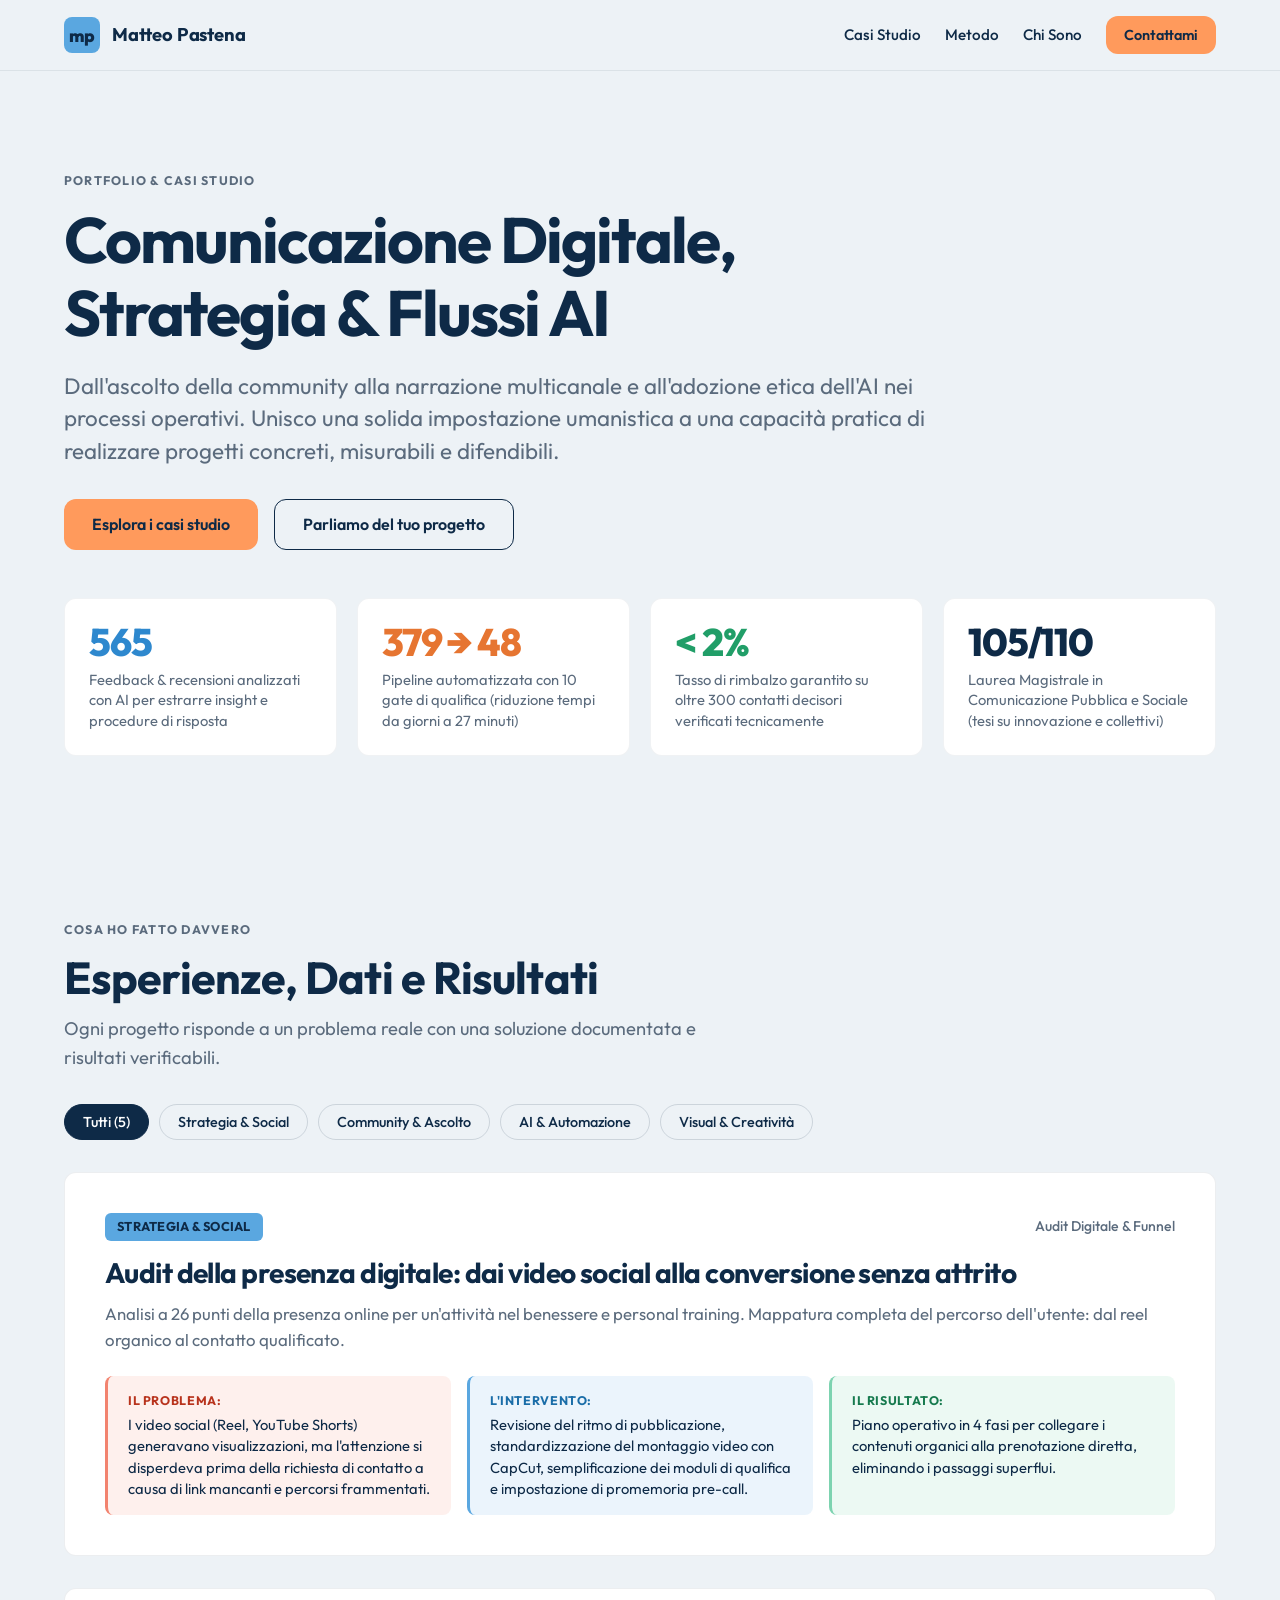
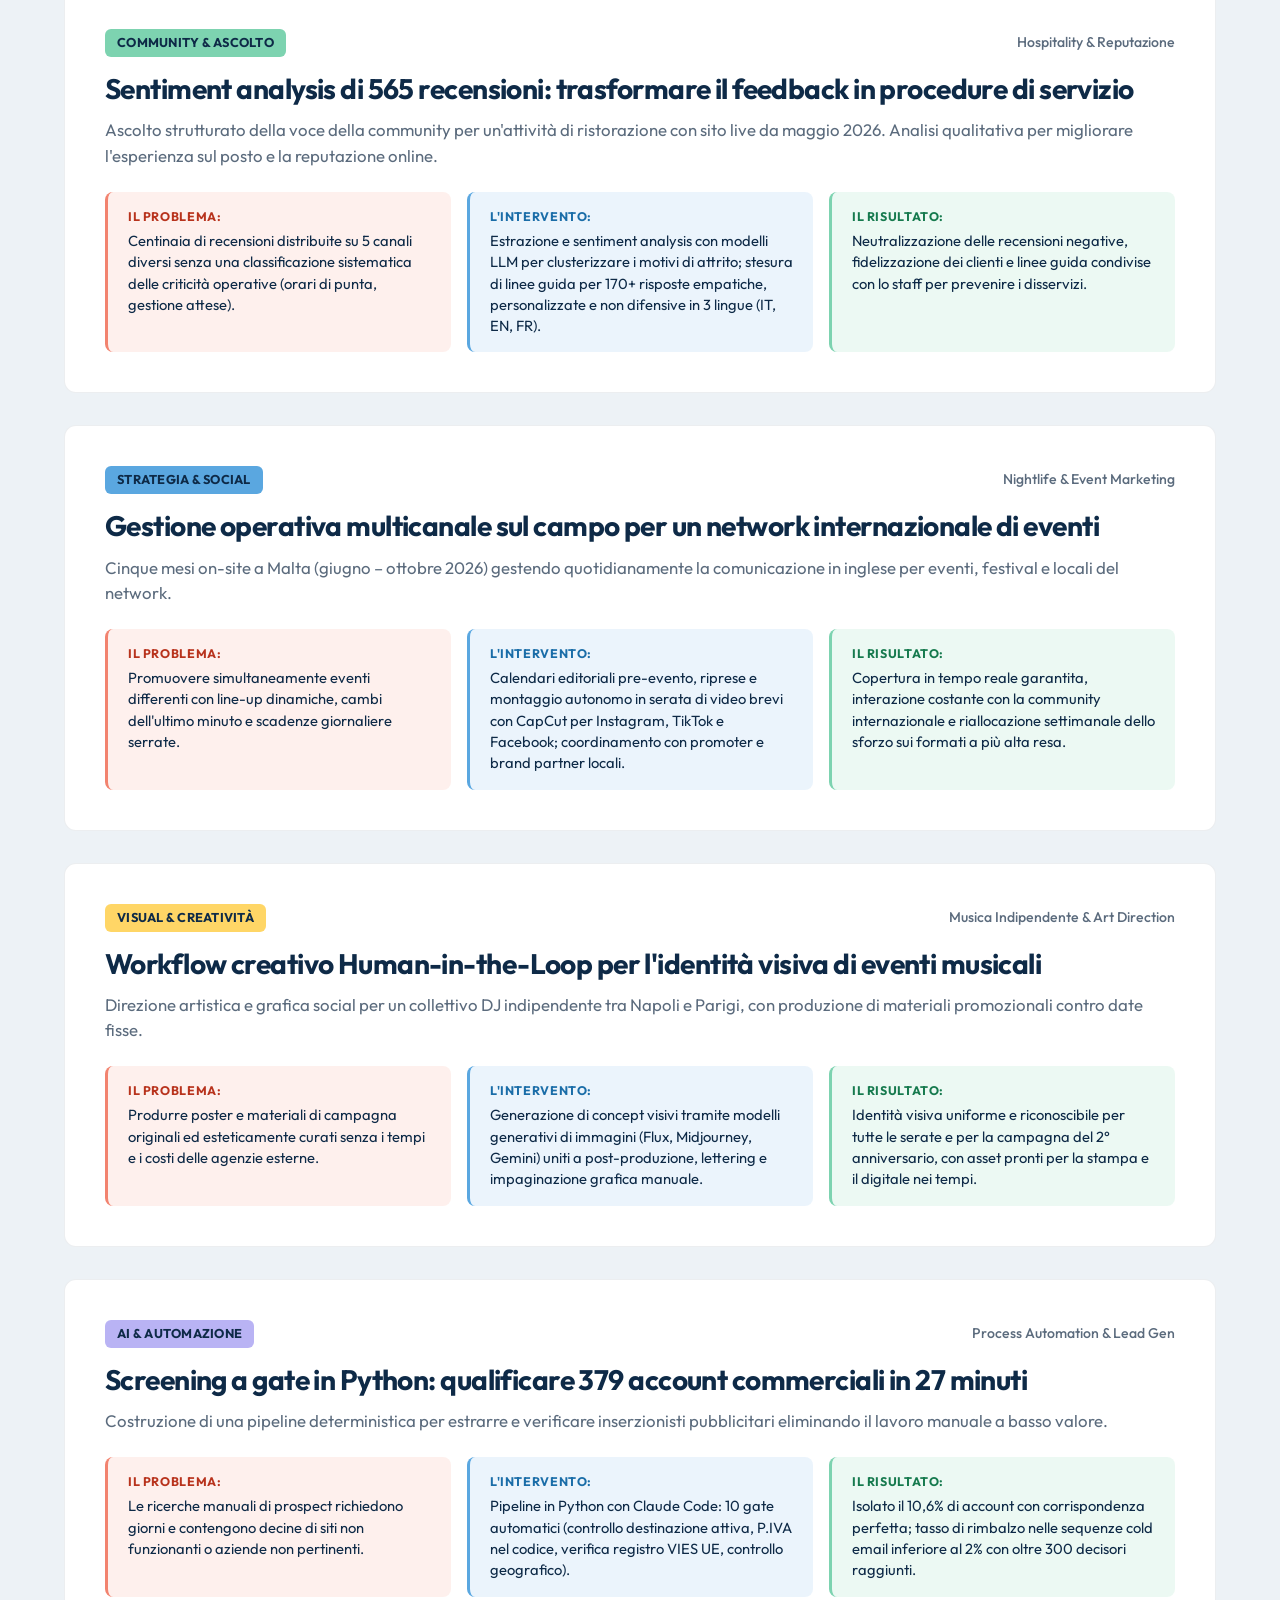
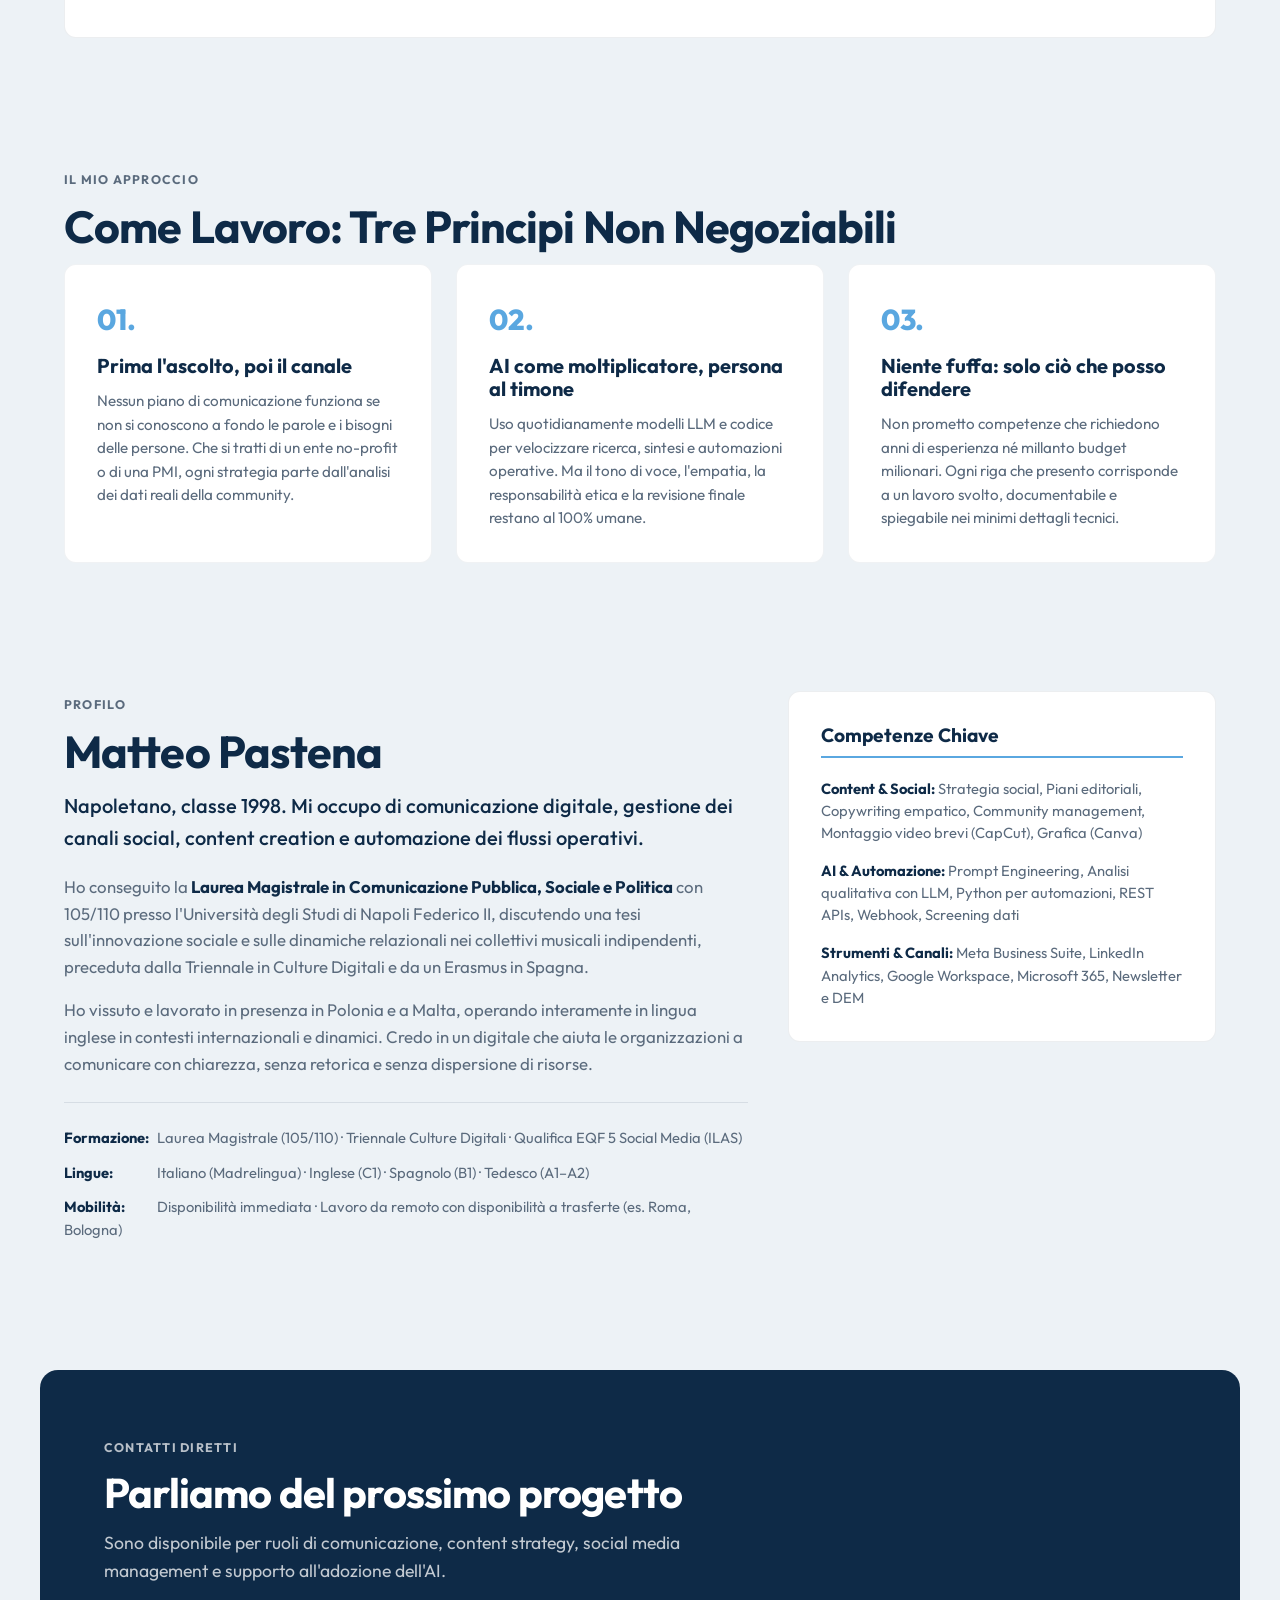
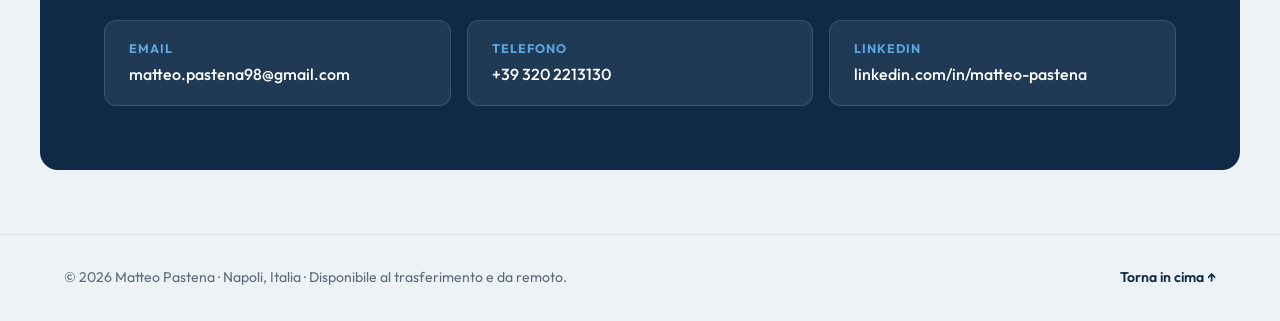
<file: index.html>
<!doctype html>
<html lang="it">
<head>
<meta charset="utf-8">
<meta name="viewport" content="width=device-width, initial-scale=1">
<title>Matteo Pastena — Digital Communication, Content & AI Workflows</title>
<meta name="description" content="Portfolio di Matteo Pastena: strategia di comunicazione digitale, content creation, community listening e automazioni AI. Laurea Magistrale in Comunicazione (105/110).">
<link rel="preconnect" href="https://fonts.googleapis.com">
<link rel="preconnect" href="https://fonts.gstatic.com" crossorigin>
<link href="https://fonts.googleapis.com/css2?family=Outfit:wght@300;400;500;600;700;800&display=swap" rel="stylesheet">
<link rel="stylesheet" href="styles.css">
</head>
<body>

<header class="navbar">
  <div class="wrap nav-inner">
    <a href="#top" class="brand">
      <span class="logo-badge">mp</span>
      <span class="brand-text">Matteo Pastena</span>
    </a>
    <nav class="nav-menu" aria-label="Navigazione principale">
      <a href="#casi-studio">Casi Studio</a>
      <a href="#metodo">Metodo</a>
      <a href="#chi-sono">Chi Sono</a>
      <a href="#contatti" class="btn btn-action btn-sm">Contattami</a>
    </nav>
  </div>
</header>

<main id="top">
  <!-- Hero Section -->
  <section class="hero-section">
    <div class="wrap">
      <div class="hero-header">
        <span class="section-tag">PORTFOLIO & CASI STUDIO</span>
        <h1 class="hero-title">Comunicazione Digitale, Strategia & Flussi AI</h1>
        <p class="hero-lead">Dall'ascolto della community alla narrazione multicanale e all'adozione etica dell'AI nei processi operativi. Unisco una solida impostazione umanistica a una capacità pratica di realizzare progetti concreti, misurabili e difendibili.</p>
        
        <div class="hero-actions">
          <a href="#casi-studio" class="btn btn-action">Esplora i casi studio</a>
          <a href="#contatti" class="btn btn-outline">Parliamo del tuo progetto</a>
        </div>
      </div>

      <!-- KPI Bar -->
      <div class="kpi-grid">
        <div class="kpi-card">
          <div class="kpi-num color-primary">565</div>
          <div class="kpi-label">Feedback & recensioni analizzati con AI per estrarre insight e procedure di risposta</div>
        </div>
        <div class="kpi-card">
          <div class="kpi-num color-action">379 → 48</div>
          <div class="kpi-label">Pipeline automatizzata con 10 gate di qualifica (riduzione tempi da giorni a 27 minuti)</div>
        </div>
        <div class="kpi-card">
          <div class="kpi-num color-gain">&lt; 2%</div>
          <div class="kpi-label">Tasso di rimbalzo garantito su oltre 300 contatti decisori verificati tecnicamente</div>
        </div>
        <div class="kpi-card">
          <div class="kpi-num color-ink">105/110</div>
          <div class="kpi-label">Laurea Magistrale in Comunicazione Pubblica e Sociale (tesi su innovazione e collettivi)</div>
        </div>
      </div>
    </div>
  </section>

  <!-- Sezione Casi Studio -->
  <section class="cases-section" id="casi-studio">
    <div class="wrap">
      <div class="section-head">
        <span class="section-tag">COSA HO FATTO DAVVERO</span>
        <h2 class="section-title">Esperienze, Dati e Risultati</h2>
        <p class="section-sub">Ogni progetto risponde a un problema reale con una soluzione documentata e risultati verificabili.</p>
        
        <!-- Filtri interattivi -->
        <div class="filters" role="tablist">
          <button class="filter-btn active" data-filter="all">Tutti (5)</button>
          <button class="filter-btn" data-filter="social">Strategia & Social</button>
          <button class="filter-btn" data-filter="community">Community & Ascolto</button>
          <button class="filter-btn" data-filter="ai">AI & Automazione</button>
          <button class="filter-btn" data-filter="visual">Visual & Creatività</button>
        </div>
      </div>

      <div class="cases-grid">
        
        <!-- Caso 1: Digital Strategy & Content Audit (Personal Branding / Wellbeing) -->
        <article class="case-card" data-category="social">
          <div class="case-badge-row">
            <span class="badge badge-social">Strategia & Social</span>
            <span class="case-meta">Audit Digitale & Funnel</span>
          </div>
          <h3 class="case-title">Audit della presenza digitale: dai video social alla conversione senza attrito</h3>
          <p class="case-desc">Analisi a 26 punti della presenza online per un'attività nel benessere e personal training. Mappatura completa del percorso dell'utente: dal reel organico al contatto qualificato.</p>
          
          <div class="case-blocks">
            <div class="block problem">
              <strong>Il problema:</strong>
              I video social (Reel, YouTube Shorts) generavano visualizzazioni, ma l'attenzione si disperdeva prima della richiesta di contatto a causa di link mancanti e percorsi frammentati.
            </div>
            <div class="block solution">
              <strong>L'intervento:</strong>
              Revisione del ritmo di pubblicazione, standardizzazione del montaggio video con CapCut, semplificazione dei moduli di qualifica e impostazione di promemoria pre-call.
            </div>
            <div class="block gain">
              <strong>Il risultato:</strong>
              Piano operativo in 4 fasi per collegare i contenuti organici alla prenotazione diretta, eliminando i passaggi superflui.
            </div>
          </div>
        </article>

        <!-- Caso 2: Community Listening & Sentiment Analysis (PastéNa) -->
        <article class="case-card" data-category="community">
          <div class="case-badge-row">
            <span class="badge badge-community">Community & Ascolto</span>
            <span class="case-meta">Hospitality & Reputazione</span>
          </div>
          <h3 class="case-title">Sentiment analysis di 565 recensioni: trasformare il feedback in procedure di servizio</h3>
          <p class="case-desc">Ascolto strutturato della voce della community per un'attività di ristorazione con sito live da maggio 2026. Analisi qualitativa per migliorare l'esperienza sul posto e la reputazione online.</p>
          
          <div class="case-blocks">
            <div class="block problem">
              <strong>Il problema:</strong>
              Centinaia di recensioni distribuite su 5 canali diversi senza una classificazione sistematica delle criticità operative (orari di punta, gestione attese).
            </div>
            <div class="block solution">
              <strong>L'intervento:</strong>
              Estrazione e sentiment analysis con modelli LLM per clusterizzare i motivi di attrito; stesura di linee guida per 170+ risposte empatiche, personalizzate e non difensive in 3 lingue (IT, EN, FR).
            </div>
            <div class="block gain">
              <strong>Il risultato:</strong>
              Neutralizzazione delle recensioni negative, fidelizzazione dei clienti e linee guida condivise con lo staff per prevenire i disservizi.
            </div>
          </div>
        </article>

        <!-- Caso 3: Social Media & Event Operations (Wave Events, Malta) -->
        <article class="case-card" data-category="social">
          <div class="case-badge-row">
            <span class="badge badge-social">Strategia & Social</span>
            <span class="case-meta">Nightlife & Event Marketing</span>
          </div>
          <h3 class="case-title">Gestione operativa multicanale sul campo per un network internazionale di eventi</h3>
          <p class="case-desc">Cinque mesi on-site a Malta (giugno – ottobre 2026) gestendo quotidianamente la comunicazione in inglese per eventi, festival e locali del network.</p>
          
          <div class="case-blocks">
            <div class="block problem">
              <strong>Il problema:</strong>
              Promuovere simultaneamente eventi differenti con line-up dinamiche, cambi dell'ultimo minuto e scadenze giornaliere serrate.
            </div>
            <div class="block solution">
              <strong>L'intervento:</strong>
              Calendari editoriali pre-evento, riprese e montaggio autonomo in serata di video brevi con CapCut per Instagram, TikTok e Facebook; coordinamento con promoter e brand partner locali.
            </div>
            <div class="block gain">
              <strong>Il risultato:</strong>
              Copertura in tempo reale garantita, interazione costante con la community internazionale e riallocazione settimanale dello sforzo sui formati a più alta resa.
            </div>
          </div>
        </article>

        <!-- Caso 4: Art Direction & Visual con AI (Discotti, Collettivo DJ) -->
        <article class="case-card" data-category="visual">
          <div class="case-badge-row">
            <span class="badge badge-visual">Visual & Creatività</span>
            <span class="case-meta">Musica Indipendente & Art Direction</span>
          </div>
          <h3 class="case-title">Workflow creativo Human-in-the-Loop per l'identità visiva di eventi musicali</h3>
          <p class="case-desc">Direzione artistica e grafica social per un collettivo DJ indipendente tra Napoli e Parigi, con produzione di materiali promozionali contro date fisse.</p>
          
          <div class="case-blocks">
            <div class="block problem">
              <strong>Il problema:</strong>
              Produrre poster e materiali di campagna originali ed esteticamente curati senza i tempi e i costi delle agenzie esterne.
            </div>
            <div class="block solution">
              <strong>L'intervento:</strong>
              Generazione di concept visivi tramite modelli generativi di immagini (Flux, Midjourney, Gemini) uniti a post-produzione, lettering e impaginazione grafica manuale.
            </div>
            <div class="block gain">
              <strong>Il risultato:</strong>
              Identità visiva uniforme e riconoscibile per tutte le serate e per la campagna del 2° anniversario, con asset pronti per la stampa e il digitale nei tempi.
            </div>
          </div>
        </article>

        <!-- Caso 5: Data Screening & Marketing Automation (Pipeline Python/LLM) -->
        <article class="case-card" data-category="ai">
          <div class="case-badge-row">
            <span class="badge badge-ai">AI & Automazione</span>
            <span class="case-meta">Process Automation & Lead Gen</span>
          </div>
          <h3 class="case-title">Screening a gate in Python: qualificare 379 account commerciali in 27 minuti</h3>
          <p class="case-desc">Costruzione di una pipeline deterministica per estrarre e verificare inserzionisti pubblicitari eliminando il lavoro manuale a basso valore.</p>
          
          <div class="case-blocks">
            <div class="block problem">
              <strong>Il problema:</strong>
              Le ricerche manuali di prospect richiedono giorni e contengono decine di siti non funzionanti o aziende non pertinenti.
            </div>
            <div class="block solution">
              <strong>L'intervento:</strong>
              Pipeline in Python con Claude Code: 10 gate automatici (controllo destinazione attiva, P.IVA nel codice, verifica registro VIES UE, controllo geografico).
            </div>
            <div class="block gain">
              <strong>Il risultato:</strong>
              Isolato il 10,6% di account con corrispondenza perfetta; tasso di rimbalzo nelle sequenze cold email inferiore al 2% con oltre 300 decisori raggiunti.
            </div>
          </div>
        </article>

      </div>
    </div>
  </section>

  <!-- Sezione Metodo -->
  <section class="method-section" id="metodo">
    <div class="wrap">
      <div class="section-head">
        <span class="section-tag">IL MIO APPROCCIO</span>
        <h2 class="section-title">Come Lavoro: Tre Principi Non Negoziabili</h2>
      </div>

      <div class="method-grid">
        <div class="method-card">
          <div class="method-num">01.</div>
          <h3 class="method-title">Prima l'ascolto, poi il canale</h3>
          <p class="method-text">Nessun piano di comunicazione funziona se non si conoscono a fondo le parole e i bisogni delle persone. Che si tratti di un ente no-profit o di una PMI, ogni strategia parte dall'analisi dei dati reali della community.</p>
        </div>

        <div class="method-card">
          <div class="method-num">02.</div>
          <h3 class="method-title">AI come moltiplicatore, persona al timone</h3>
          <p class="method-text">Uso quotidianamente modelli LLM e codice per velocizzare ricerca, sintesi e automazioni operative. Ma il tono di voce, l'empatia, la responsabilità etica e la revisione finale restano al 100% umane.</p>
        </div>

        <div class="method-card">
          <div class="method-num">03.</div>
          <h3 class="method-title">Niente fuffa: solo ciò che posso difendere</h3>
          <p class="method-text">Non prometto competenze che richiedono anni di esperienza né millanto budget milionari. Ogni riga che presento corrisponde a un lavoro svolto, documentabile e spiegabile nei minimi dettagli tecnici.</p>
        </div>
      </div>
    </div>
  </section>

  <!-- Sezione Chi Sono -->
  <section class="about-section" id="chi-sono">
    <div class="wrap about-grid">
      <div class="about-copy">
        <span class="section-tag">PROFILO</span>
        <h2 class="section-title">Matteo Pastena</h2>
        <p class="about-lead">Napoletano, classe 1998. Mi occupo di comunicazione digitale, gestione dei canali social, content creation e automazione dei flussi operativi.</p>
        
        <p>Ho conseguito la <strong>Laurea Magistrale in Comunicazione Pubblica, Sociale e Politica</strong> con 105/110 presso l'Università degli Studi di Napoli Federico II, discutendo una tesi sull'innovazione sociale e sulle dinamiche relazionali nei collettivi musicali indipendenti, preceduta dalla Triennale in Culture Digitali e da un Erasmus in Spagna.</p>
        
        <p>Ho vissuto e lavorato in presenza in Polonia e a Malta, operando interamente in lingua inglese in contesti internazionali e dinamici. Credo in un digitale che aiuta le organizzazioni a comunicare con chiarezza, senza retorica e senza dispersione di risorse.</p>

        <div class="about-specs">
          <div class="spec-item">
            <strong>Formazione:</strong>
            <span>Laurea Magistrale (105/110) · Triennale Culture Digitali · Qualifica EQF 5 Social Media (ILAS)</span>
          </div>
          <div class="spec-item">
            <strong>Lingue:</strong>
            <span>Italiano (Madrelingua) · Inglese (C1) · Spagnolo (B1) · Tedesco (A1–A2)</span>
          </div>
          <div class="spec-item">
            <strong>Mobilità:</strong>
            <span>Disponibilità immediata · Lavoro da remoto con disponibilità a trasferte (es. Roma, Bologna)</span>
          </div>
        </div>
      </div>

      <div class="about-aside">
        <div class="aside-card">
          <h3 class="aside-title">Competenze Chiave</h3>
          <ul class="aside-list">
            <li><strong>Content & Social:</strong> Strategia social, Piani editoriali, Copywriting empatico, Community management, Montaggio video brevi (CapCut), Grafica (Canva)</li>
            <li><strong>AI & Automazione:</strong> Prompt Engineering, Analisi qualitativa con LLM, Python per automazioni, REST APIs, Webhook, Screening dati</li>
            <li><strong>Strumenti & Canali:</strong> Meta Business Suite, LinkedIn Analytics, Google Workspace, Microsoft 365, Newsletter e DEM</li>
          </ul>
        </div>
      </div>
    </div>
  </section>

  <!-- Sezione Contatti -->
  <section class="contact-section" id="contatti">
    <div class="wrap contact-box">
      <div class="contact-header">
        <span class="section-tag-light">CONTATTI DIRETTI</span>
        <h2 class="contact-title">Parliamo del prossimo progetto</h2>
        <p class="contact-lead">Sono disponibile per ruoli di comunicazione, content strategy, social media management e supporto all'adozione dell'AI.</p>
      </div>

      <div class="contact-links">
        <a href="mailto:matteo.pastena98@gmail.com" class="contact-pill">
          <span class="pill-label">Email</span>
          <span class="pill-val">matteo.pastena98@gmail.com</span>
        </a>
        <a href="tel:+393202213130" class="contact-pill">
          <span class="pill-label">Telefono</span>
          <span class="pill-val">+39 320 2213130</span>
        </a>
        <a href="https://linkedin.com/in/matteo-pastena" target="_blank" rel="noopener" class="contact-pill">
          <span class="pill-label">LinkedIn</span>
          <span class="pill-val">linkedin.com/in/matteo-pastena</span>
        </a>
      </div>
    </div>
  </section>
</main>

<footer class="footer">
  <div class="wrap footer-inner">
    <p>© 2026 Matteo Pastena · Napoli, Italia · Disponibile al trasferimento e da remoto.</p>
    <a href="#top" class="back-to-top">Torna in cima ↑</a>
  </div>
</footer>

<script src="script.js"></script>
</body>
</html>
</file>
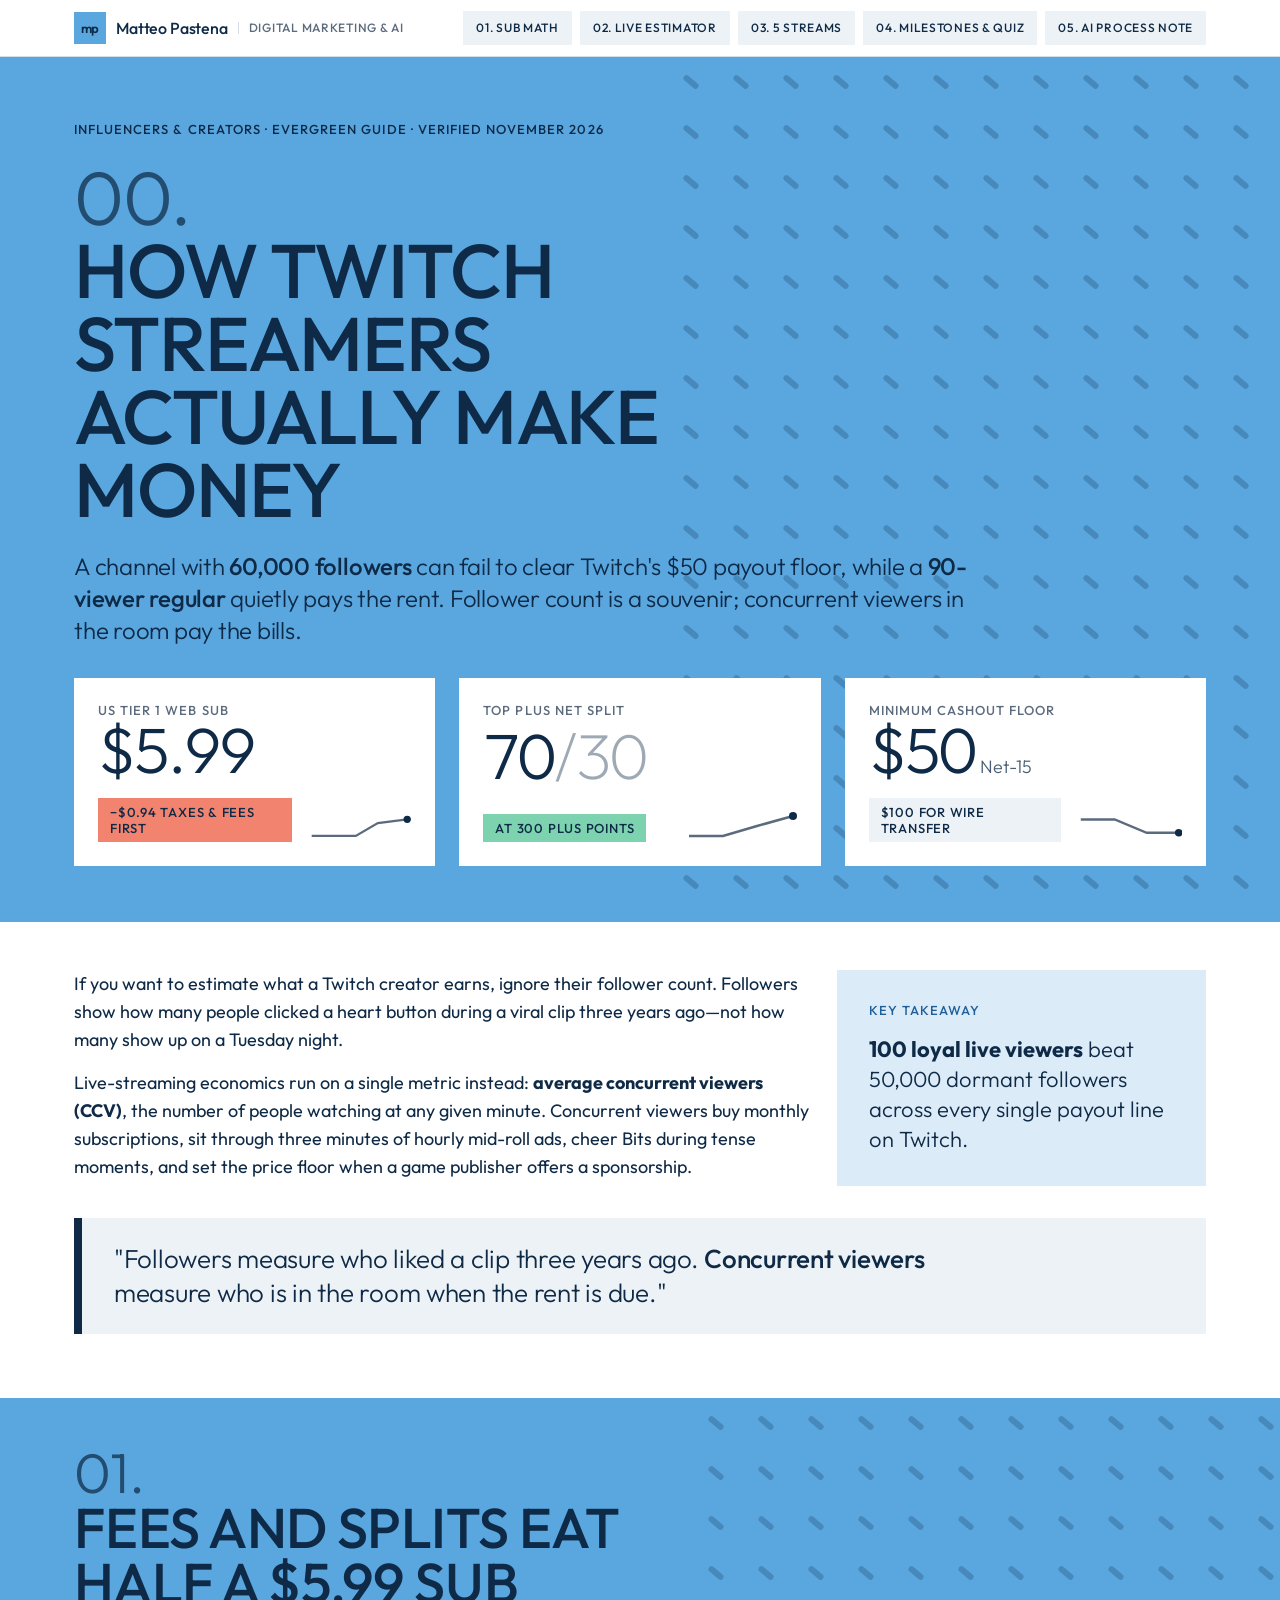
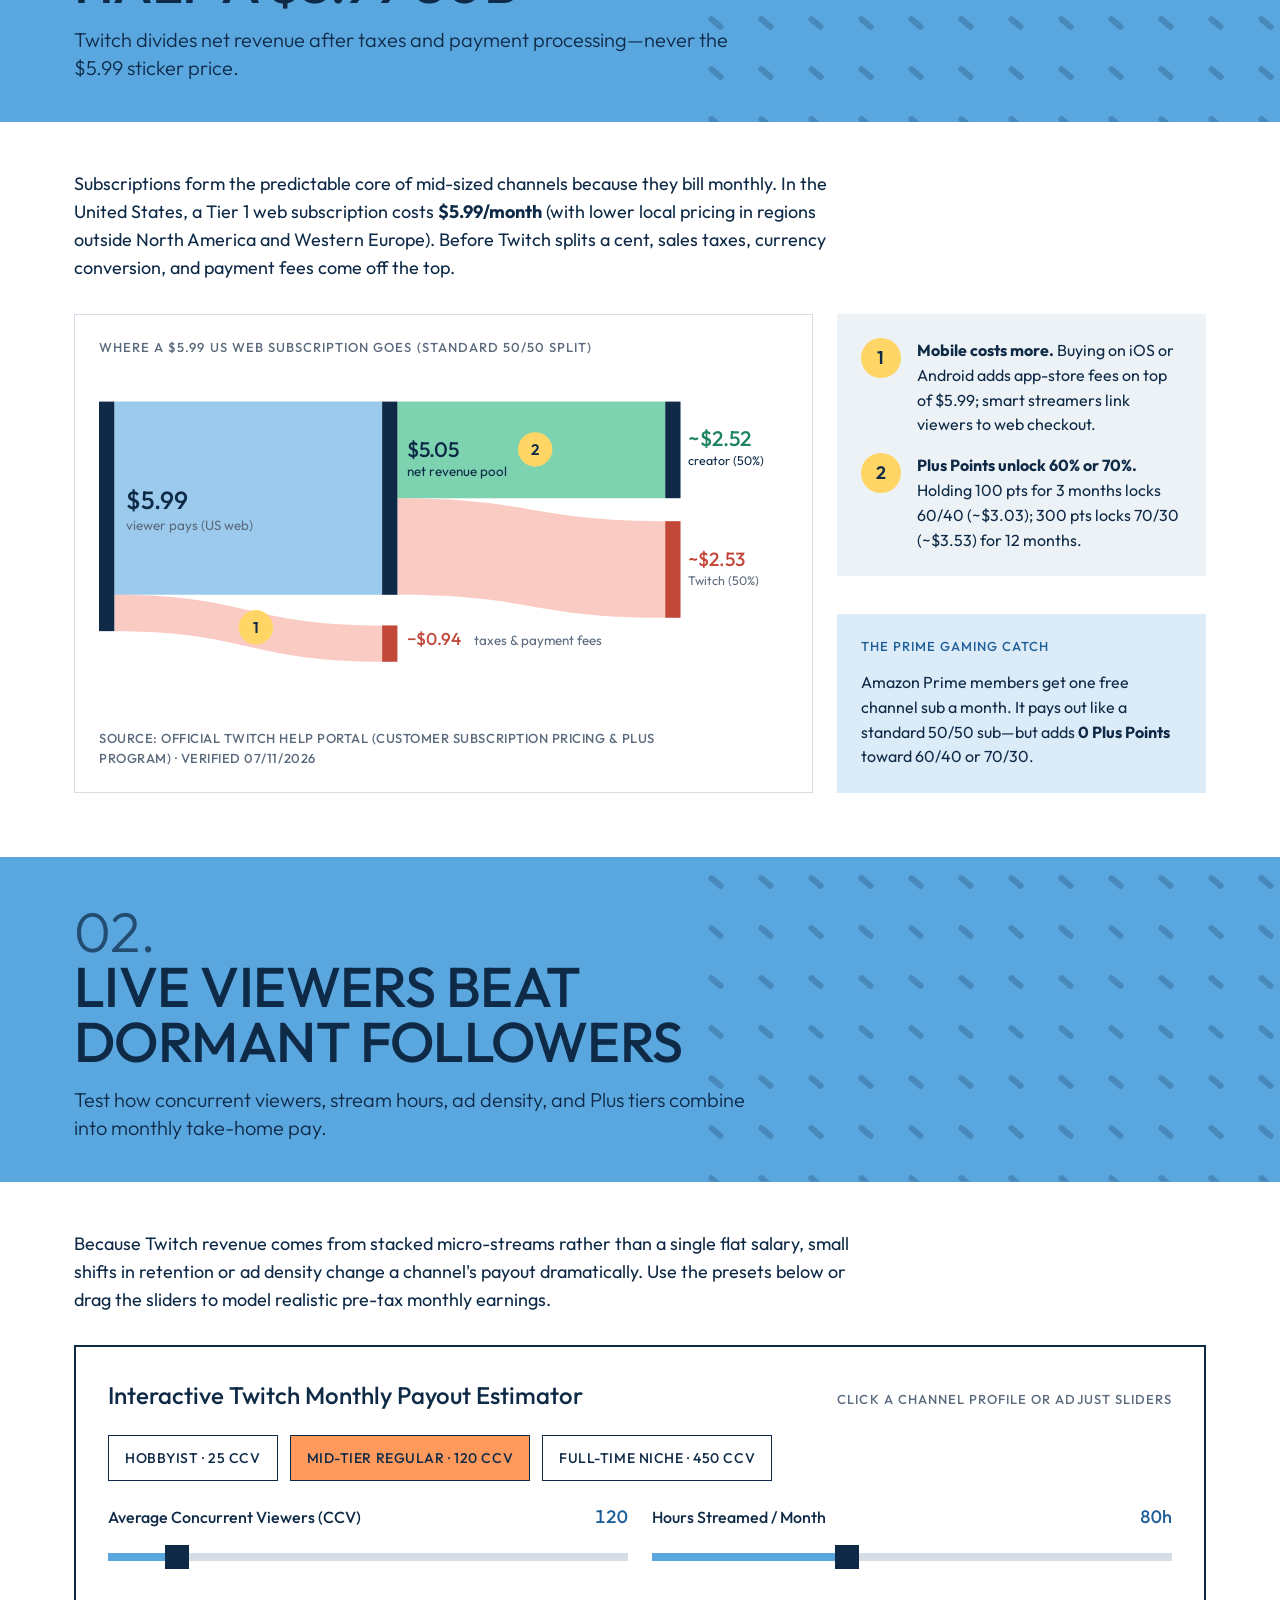
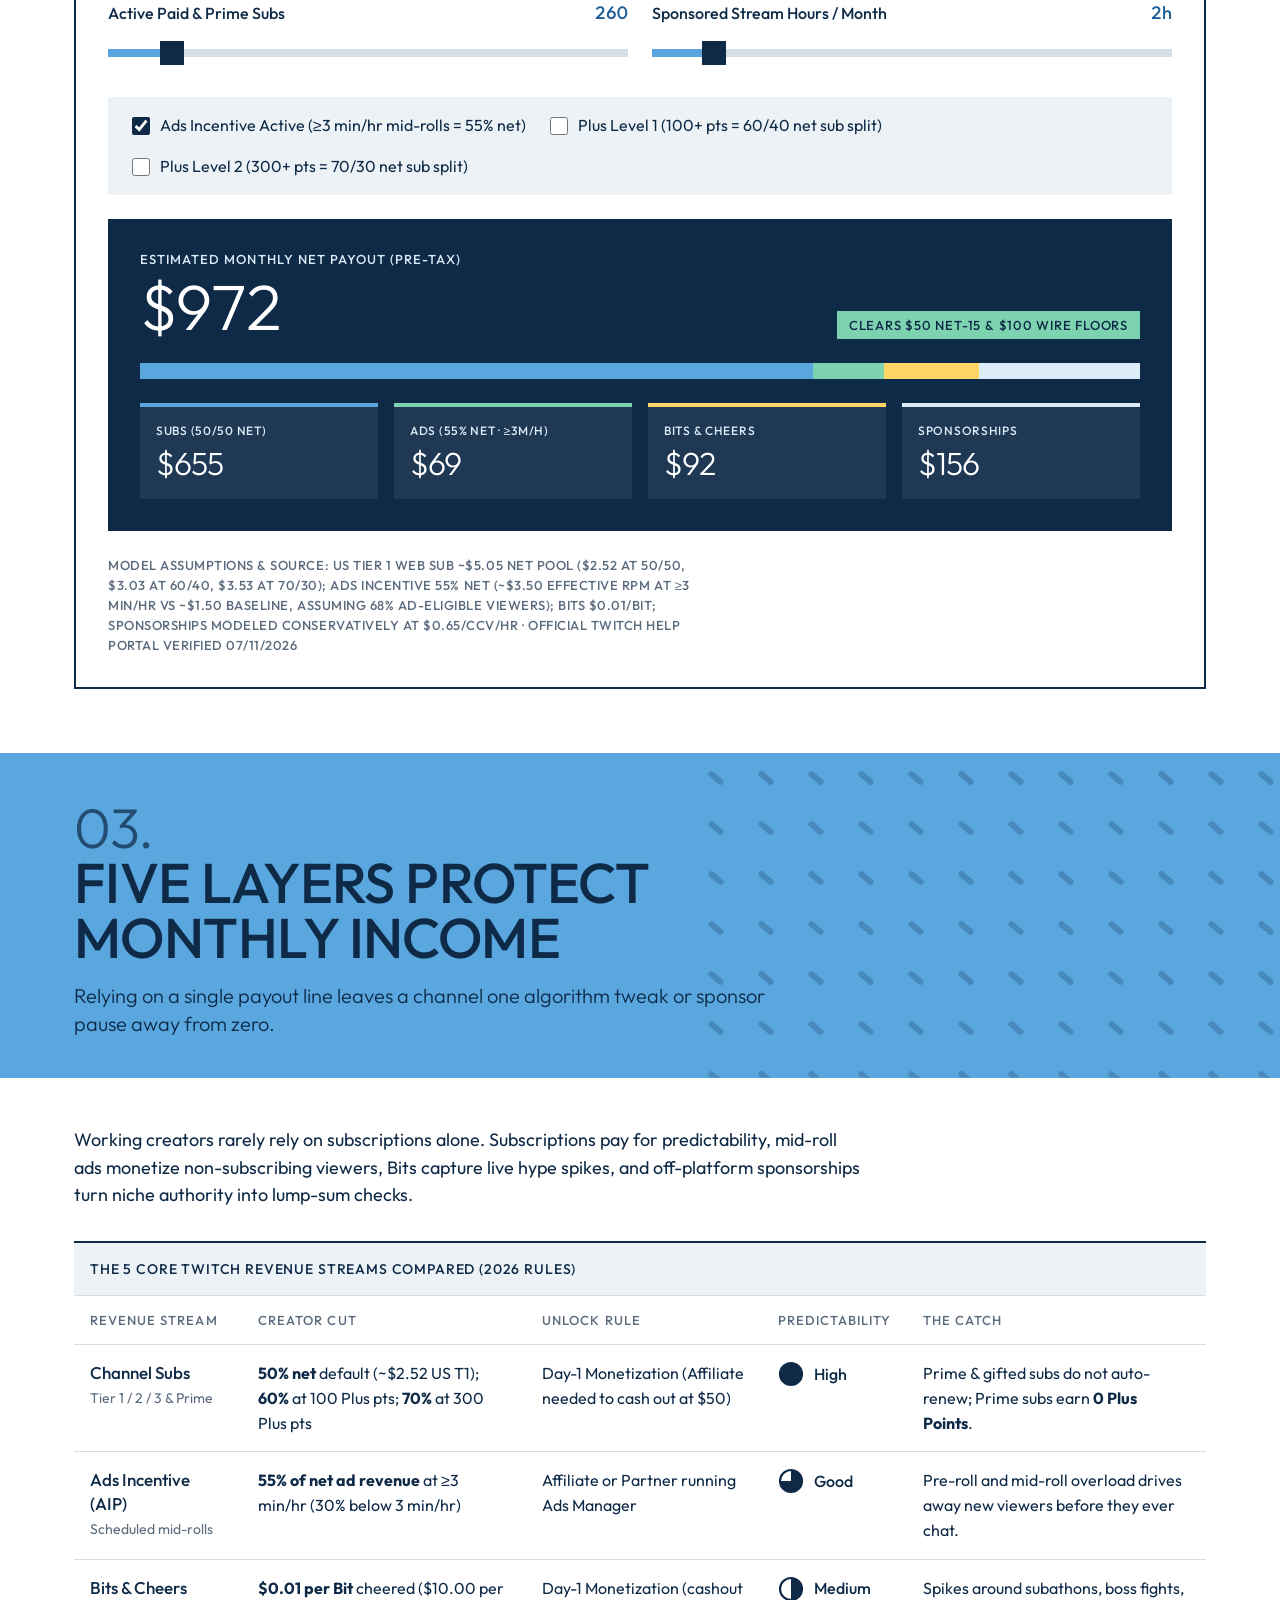
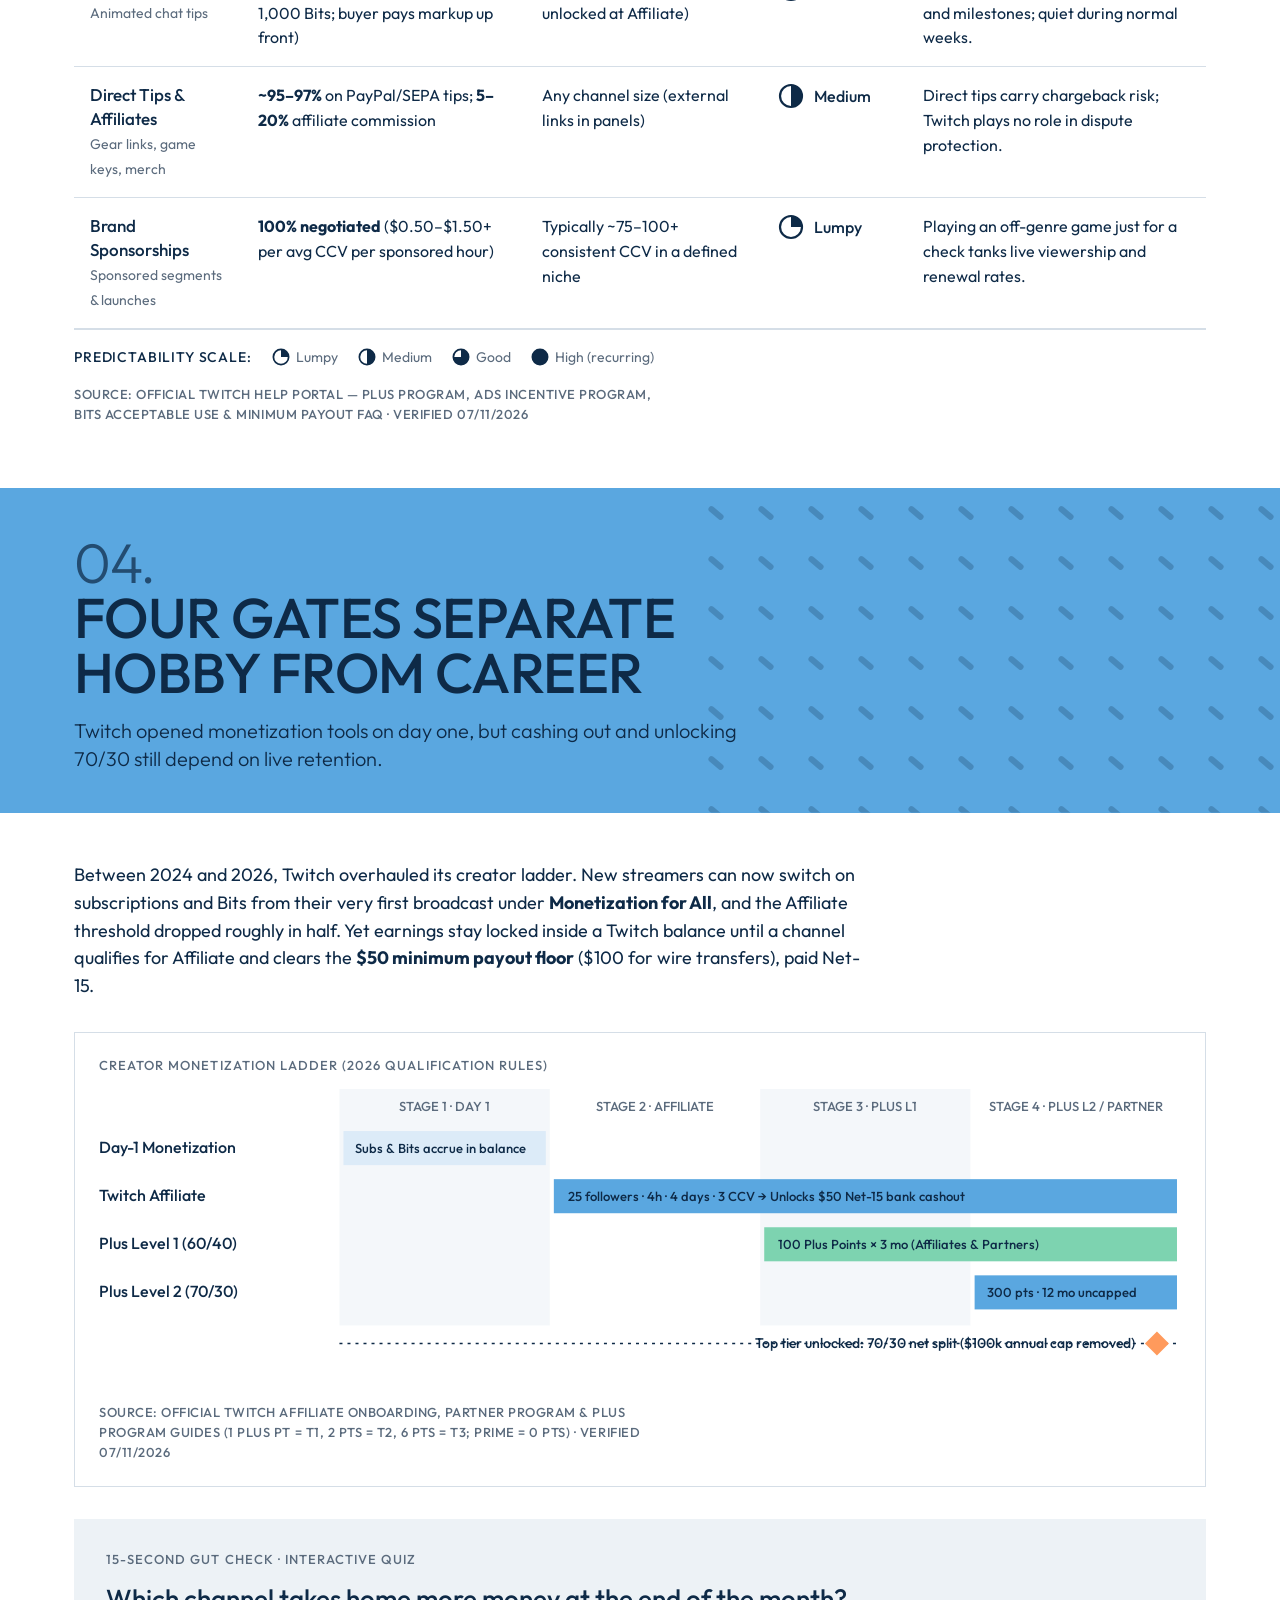
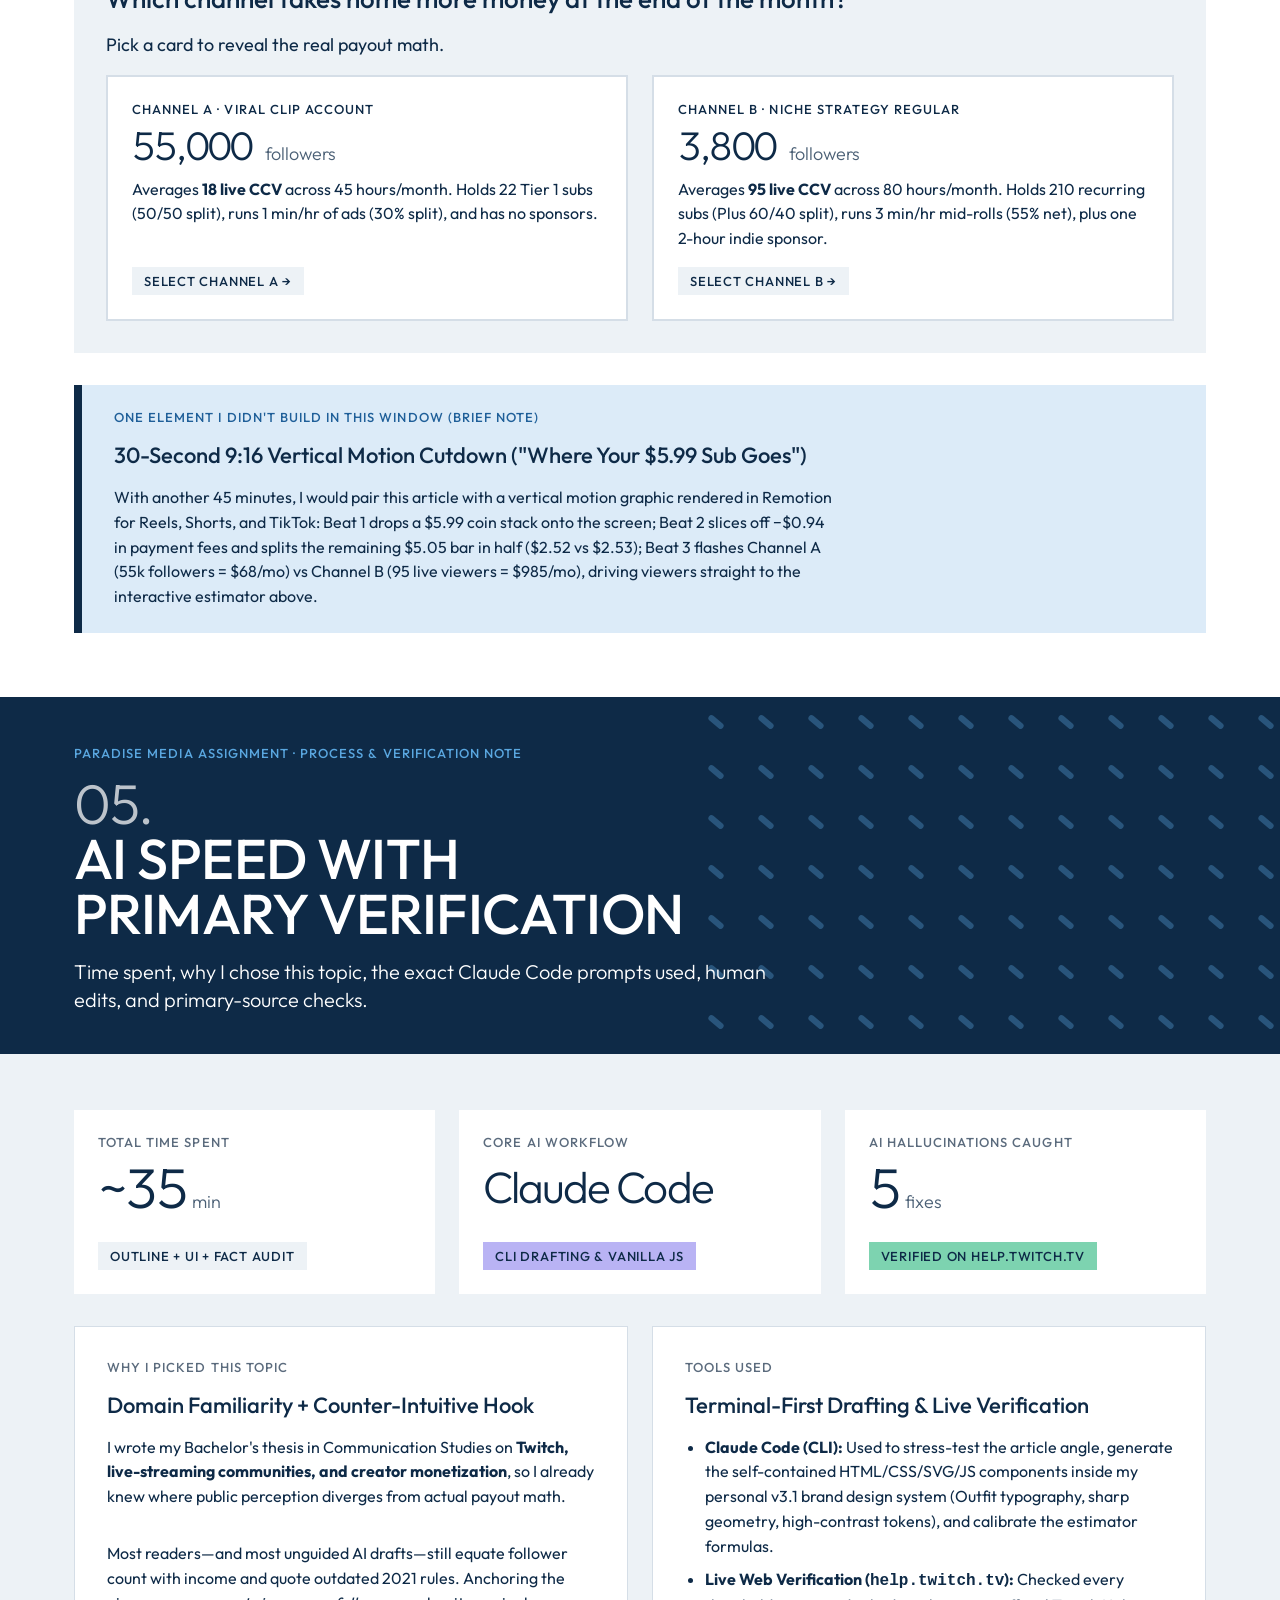
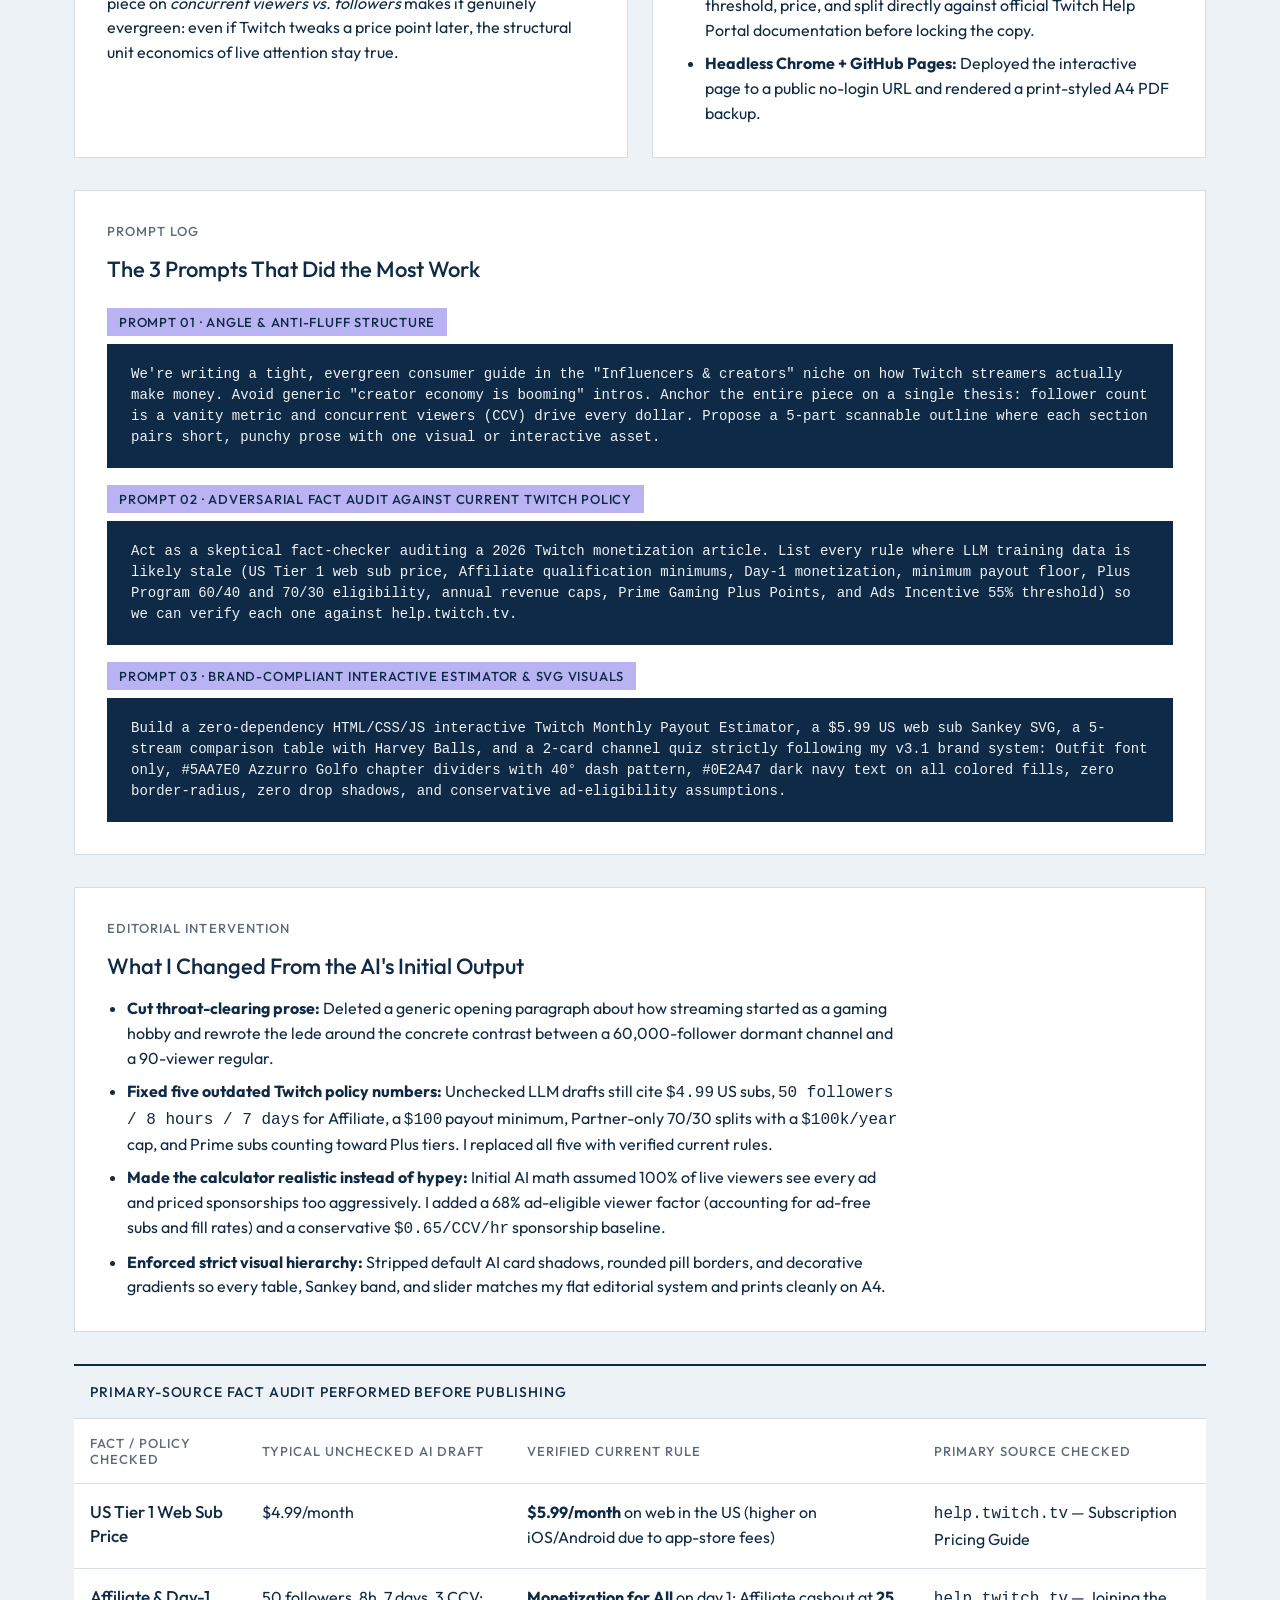
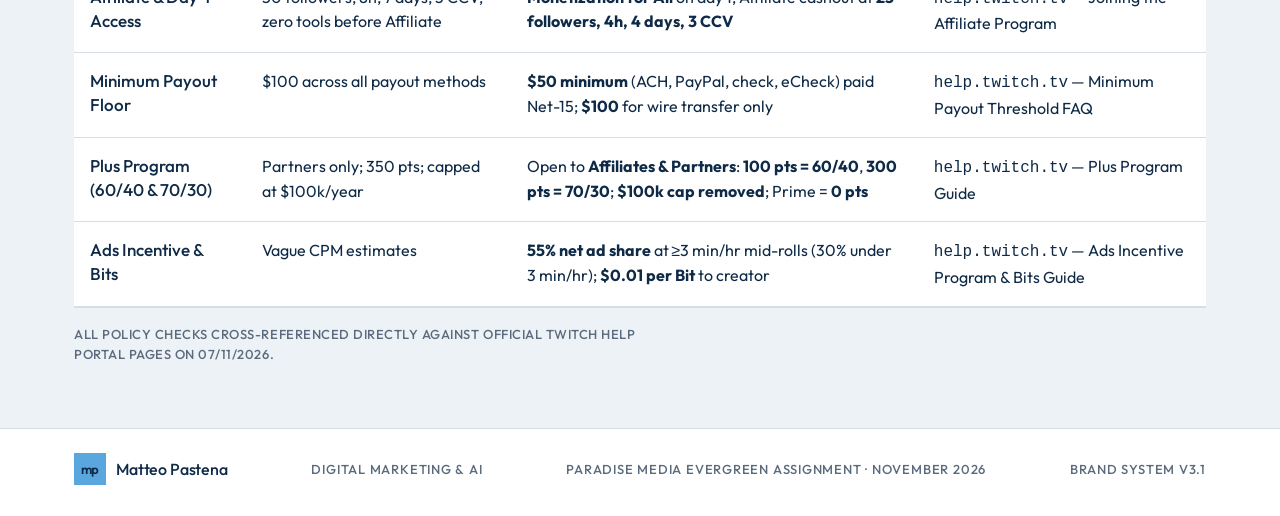
<file: paradise-media/index.html>
<!doctype html>
<html lang="en">
<head>
  <meta charset="utf-8">
  <meta name="viewport" content="width=device-width, initial-scale=1">
  <title>How Twitch Streamers Actually Make Money — Matteo Pastena</title>
  <meta name="description" content="Why follower count is a vanity metric on Twitch, where a $5.99 subscription really goes, and a live monthly payout estimator verified against official Twitch rules.">
  <link rel="preconnect" href="https://fonts.googleapis.com">
  <link rel="preconnect" href="https://fonts.gstatic.com" crossorigin>
  <link rel="stylesheet" href="https://fonts.googleapis.com/css2?family=Outfit:wght@200;300;400;500;600&display=swap">
  <style>
    /* Brand Guidelines Matteo Pastena v3.1 (07/11/2026):
       Formato NASA 1975 (divisori + pagine) + DNA Cognis + Azzurro Golfo.
       Solo Outfit (200/300/400/500/600). Passo verticale multiplo di 8px.
       Zero angoli arrotondati, zero ombre, zero gradienti decorativi.
       Testo su OGNI blocco colorato sempre Blu abisso #0E2A47; bianco solo su #0E2A47. */
    :root {
      --az: #5AA7E0;
      --azt: #1F5F99;
      --azl: #DCEBF8;
      --ab: #0E2A47;
      --ne: #EDF2F6;
      --wh: #FFFFFF;
      --al: #FF9A5C;
      --me: #7DD3B0;
      --vt: #1E8560;
      --bu: #FFD666;
      --la: #B9B3F4;
      --co: #F2836F;
      --cot: #C2493A;
      --gr: #5B6B7D;
      --li: #D5DEE7;
      --f: "Outfit", "Segoe UI", Arial, sans-serif;
      --brand-color: #1F5F99;
      color-scheme: light;
    }

    *, *::before, *::after {
      box-sizing: border-box;
      margin: 0;
      padding: 0;
    }

    html {
      scroll-behavior: smooth;
    }

    body {
      background: var(--wh);
      color: var(--ab);
      font: 400 18px/1.55 var(--f);
      accent-color: var(--brand-color);
      -webkit-font-smoothing: antialiased;
    }

    .in {
      max-width: 1180px;
      margin: 0 auto;
      padding-left: max(24px, env(safe-area-inset-left, 0px));
      padding-right: max(24px, env(safe-area-inset-right, 0px));
    }

    p {
      max-width: 66ch;
    }

    p + p {
      margin-top: 16px;
    }

    h1, h2, h3 {
      font-weight: 500;
      text-wrap: balance;
      color: inherit;
    }

    a {
      color: var(--azt);
      text-underline-offset: 3px;
    }

    a:focus-visible,
    button:focus-visible,
    input:focus-visible,
    .table-wrapper:focus-visible {
      outline: 2px solid var(--ab);
      outline-offset: 2px;
    }

    /* Marchio quadrato "mp" — zero angoli arrotondati */
    .mark {
      display: inline-grid;
      place-items: center;
      width: 32px;
      height: 32px;
      background: var(--az);
      color: var(--ab);
      font: 600 13px/1 var(--f);
      letter-spacing: -0.02em;
      flex-shrink: 0;
    }

    .mark-inv {
      background: var(--ab);
      color: var(--az);
    }

    /* Barra di navigazione piatta */
    .topbar {
      position: sticky;
      top: 0;
      z-index: 30;
      background: var(--wh);
      border-bottom: 1px solid var(--li);
    }

    .topbar .in {
      min-height: 56px;
      padding-block: 8px;
      display: flex;
      flex-wrap: wrap;
      align-items: center;
      justify-content: space-between;
      gap: 16px;
    }

    .brand-id {
      display: inline-flex;
      align-items: center;
      gap: 10px;
      text-decoration: none;
      color: var(--ab);
      font: 500 16px/1 var(--f);
      letter-spacing: -0.01em;
    }

    .brand-id span.role {
      font: 500 12px/1 var(--f);
      letter-spacing: 0.06em;
      text-transform: uppercase;
      color: var(--gr);
      padding-left: 10px;
      border-left: 1px solid var(--li);
    }

    .nav-links {
      display: flex;
      flex-wrap: wrap;
      gap: 8px;
    }

    .nav-links a {
      text-decoration: none;
      font: 500 12px/16px var(--f);
      letter-spacing: 0.06em;
      text-transform: uppercase;
      color: var(--ab);
      padding: 8px 12px;
      background: var(--ne);
      border: 1px solid transparent;
    }

    .nav-links a:hover {
      background: var(--az);
      color: var(--ab);
    }

    /* Banner solo per PDF (link diretto alla versione live) */
    .live-link-banner {
      display: none;
      background: var(--azl);
      border-left: 8px solid var(--ab);
      padding: 16px 24px;
      color: var(--ab);
    }

    /* Etichette, indici, numeri grandi, chip */
    .idx {
      display: block;
      font-weight: 300;
      color: inherit;
      opacity: 0.72;
    }

    .lab {
      display: block;
      font: 500 13px/16px var(--f);
      letter-spacing: 0.08em;
      text-transform: uppercase;
      color: var(--gr);
    }

    .lead {
      font: 300 24px/32px var(--f);
      max-width: 56ch;
      letter-spacing: -0.01em;
    }

    .lead b {
      font-weight: 500;
    }

    .big {
      font-weight: 300;
      letter-spacing: -0.045em;
      line-height: 1;
      font-variant-numeric: tabular-nums;
    }

    .big span {
      font-weight: 200;
      opacity: 0.4;
    }

    .big small {
      font: 300 18px/1 var(--f);
      letter-spacing: 0;
      opacity: 0.75;
      margin-left: 6px;
    }

    .chip {
      display: inline-block;
      font: 500 13px/16px var(--f);
      letter-spacing: 0.06em;
      text-transform: uppercase;
      padding: 6px 12px;
      color: var(--ab);
    }

    .dot-num {
      width: 40px;
      height: 40px;
      border-radius: 50%;
      background: var(--bu);
      color: var(--ab);
      display: grid;
      place-items: center;
      font: 600 18px/1 var(--f);
      flex-shrink: 0;
    }

    .src {
      font: 500 13px/20px var(--f);
      letter-spacing: 0.04em;
      text-transform: uppercase;
      color: var(--gr);
      margin-top: 16px;
    }

    /* Copertina e Divisori (NASA 1975 + Cognis) */
    .cover {
      background: var(--az);
      color: var(--ab);
      position: relative;
      overflow: hidden;
    }

    .cover .in {
      padding-block: 64px 56px;
      position: relative;
      z-index: 1;
      display: grid;
      gap: 24px;
    }

    .cover h1 {
      font-size: clamp(2.5rem, 6.2vw, 4.75rem);
      line-height: 0.96;
      text-transform: uppercase;
      letter-spacing: -0.015em;
      max-width: 16ch;
    }

    .div {
      background: var(--az);
      color: var(--ab);
      position: relative;
      overflow: hidden;
    }

    .div-dark {
      background: var(--ab);
      color: var(--wh);
    }

    .div .in {
      padding-block: 48px 40px;
      position: relative;
      z-index: 1;
      display: grid;
      gap: 16px;
    }

    .div h2 {
      font-size: clamp(2rem, 5vw, 3.5rem);
      line-height: 0.98;
      letter-spacing: -0.01em;
      text-transform: uppercase;
      max-width: 18ch;
    }

    .div p {
      font: 300 20px/28px var(--f);
      max-width: 54ch;
    }

    .page {
      background: var(--wh);
    }

    .page-tint {
      background: var(--ne);
    }

    .page .in {
      padding-block: 48px 64px;
      display: grid;
      gap: 32px;
    }

    /* KPI row in copertina */
    .kpi-row {
      display: grid;
      grid-template-columns: repeat(3, 1fr);
      gap: 24px;
      margin-top: 8px;
    }

    .kpi-card {
      background: var(--wh);
      color: var(--ab);
      padding: 24px;
      display: flex;
      flex-direction: column;
      justify-content: space-between;
      min-height: 184px;
    }

    .kpi-bottom {
      display: flex;
      justify-content: space-between;
      align-items: flex-end;
      gap: 16px;
      margin-top: 16px;
    }

    /* Griglie a colonne intere (8+4, 6+6, 4+4+4) */
    .split-8-4 {
      display: grid;
      grid-template-columns: 2fr 1fr;
      gap: 24px;
      align-items: stretch;
    }

    .split-6-6 {
      display: grid;
      grid-template-columns: 1fr 1fr;
      gap: 24px;
      align-items: stretch;
    }

    .card {
      background: var(--ne);
      padding: 32px;
      display: grid;
      gap: 16px;
      align-content: start;
    }

    .card-wh {
      background: var(--wh);
      border: 1px solid var(--li);
    }

    .card h3 {
      font-size: 22px;
      line-height: 28px;
    }

    /* Pull Quote secondo il sistema: barra Blu abisso + fondo Nebbia, spigoli vivi */
    blockquote.pull-quote {
      background: var(--ne);
      border-left: 8px solid var(--ab);
      padding: 24px 32px;
    }

    blockquote.pull-quote p {
      font: 300 26px/34px var(--f);
      letter-spacing: -0.01em;
      max-width: 52ch;
      color: var(--ab);
    }

    blockquote.pull-quote p b {
      font-weight: 500;
    }

    /* Calcolatore interattivo conforme al sistema */
    .calc-wrap {
      background: var(--wh);
      border: 2px solid var(--ab);
      padding: 32px;
      display: grid;
      gap: 24px;
    }

    .preset-row {
      display: flex;
      flex-wrap: wrap;
      gap: 12px;
    }

    .preset-btn {
      appearance: none;
      border: 1px solid var(--ab);
      background: var(--wh);
      color: var(--ab);
      font: 500 14px/20px var(--f);
      letter-spacing: 0.04em;
      text-transform: uppercase;
      padding: 12px 16px;
      min-height: 44px;
      cursor: pointer;
    }

    .preset-btn:hover {
      background: var(--azl);
    }

    /* Un solo elemento Albicocca attivo alla volta (regola DESIGN.md) */
    .preset-btn[aria-pressed="true"] {
      background: var(--al);
      border-color: var(--ab);
      color: var(--ab);
    }

    .controls-grid {
      display: grid;
      grid-template-columns: repeat(2, 1fr);
      gap: 24px;
    }

    .control-group {
      display: grid;
      gap: 8px;
    }

    .control-label-row {
      display: flex;
      justify-content: space-between;
      align-items: baseline;
      gap: 12px;
      font: 500 16px/24px var(--f);
    }

    .control-label-row output {
      font: 500 18px/24px var(--f);
      font-variant-numeric: tabular-nums;
      color: var(--azt);
    }

    /* Native range slider — spigoli vivi (zero border-radius, zero ombre, blocchi vendor separati) */
    input[type="range"] {
      --slider-track-size: 8px;
      --slider-thumb-size: 24px;
      --slider-track-color: var(--li);
      --slider-fill-color: var(--az);
      --slider-thumb-color: var(--ab);
      --slider-direction: to right;

      --attr-min: attr(min type(<number>), 0);
      --attr-max: attr(max type(<number>), 100);
      --control-value: attr(value type(<number>), 50);
      --slider-progress: calc(
        progress(var(--control-value), var(--attr-min), var(--attr-max)) * 100%
      );

      appearance: none;
      inline-size: 100%;
      block-size: 40px;
      background: transparent;
      cursor: pointer;
    }

    @supports not (opacity: progress(1, 0, 100)) {
      input[type="range"] {
        --slider-progress: calc(
          (var(--control-value) - var(--attr-min)) /
          (var(--attr-max) - var(--attr-min)) * 100%
        );
      }
    }

    input[type="range"]::-webkit-slider-runnable-track {
      block-size: var(--slider-track-size);
      border: 0;
      border-radius: 0;
      background: linear-gradient(
        var(--slider-direction),
        var(--slider-fill-color) var(--slider-progress),
        var(--slider-track-color) var(--slider-progress)
      );
    }

    input[type="range"]::-webkit-slider-thumb {
      -webkit-appearance: none;
      appearance: none;
      inline-size: var(--slider-thumb-size);
      block-size: var(--slider-thumb-size);
      margin-block-start: calc((var(--slider-track-size) - var(--slider-thumb-size)) / 2);
      border: 0;
      border-radius: 0;
      background: var(--slider-thumb-color);
    }

    input[type="range"]::-moz-range-track {
      block-size: var(--slider-track-size);
      border: 0;
      border-radius: 0;
      background: var(--slider-track-color);
    }

    input[type="range"]::-moz-range-progress {
      block-size: var(--slider-track-size);
      border-radius: 0;
      background: var(--slider-fill-color);
    }

    input[type="range"]::-moz-range-thumb {
      inline-size: var(--slider-thumb-size);
      block-size: var(--slider-thumb-size);
      border: 0;
      border-radius: 0;
      background: var(--slider-thumb-color);
    }

    .checkbox-row {
      display: flex;
      flex-wrap: wrap;
      gap: 16px 24px;
      padding: 16px 24px;
      background: var(--ne);
      font-size: 16px;
    }

    .checkbox-row label {
      display: inline-flex;
      align-items: center;
      gap: 10px;
      cursor: pointer;
    }

    .checkbox-row input[type="checkbox"] {
      width: 18px;
      height: 18px;
      accent-color: var(--ab);
      flex-shrink: 0;
    }

    @supports not (accent-color: var(--brand-color)) {
      .checkbox-row input[type="checkbox"].visually-hidden {
        position: absolute !important;
        clip-path: inset(50%) !important;
        overflow: hidden !important;
        width: 1px !important;
        height: 1px !important;
        margin: -1px !important;
        white-space: nowrap !important;
      }
      .checkbox-row label {
        position: relative;
        padding-left: 28px;
      }
      .checkbox-row input[type="checkbox"] + span::before {
        content: "";
        position: absolute;
        left: 0;
        top: 50%;
        transform: translateY(-50%);
        width: 18px;
        height: 18px;
        border: 2px solid var(--ab);
        background: var(--wh);
      }
      .checkbox-row input[type="checkbox"]:checked + span::before {
        background: var(--ab);
      }
      .checkbox-row input[type="checkbox"]:checked + span::after {
        content: "✓";
        position: absolute;
        left: 3px;
        top: 50%;
        transform: translateY(-50%);
        color: var(--wh);
        font-size: 13px;
        font-weight: 600;
      }
    }

    /* Risultato calcolatore su Blu abisso #0E2A47 (unico fondo dove il bianco è ammesso) */
    .results-panel {
      background: var(--ab);
      color: var(--wh);
      padding: 32px;
      display: grid;
      gap: 24px;
      font-variant-numeric: tabular-nums;
    }

    .results-top {
      display: flex;
      flex-wrap: wrap;
      justify-content: space-between;
      align-items: flex-end;
      gap: 16px;
    }

    .stacked-bar {
      display: flex;
      height: 16px;
      background: rgba(255, 255, 255, 0.16);
      overflow: hidden;
    }

    .seg-subs { background: var(--az); }
    .seg-ads  { background: var(--me); }
    .seg-bits { background: var(--bu); }
    .seg-spon { background: var(--azl); }

    .breakdown-grid {
      display: grid;
      grid-template-columns: repeat(4, 1fr);
      gap: 16px;
    }

    .breakdown-item {
      background: rgba(255, 255, 255, 0.07);
      padding: 16px;
      border-top: 4px solid var(--az);
    }

    .breakdown-item.b-ads  { border-top-color: var(--me); }
    .breakdown-item.b-bits { border-top-color: var(--bu); }
    .breakdown-item.b-spon { border-top-color: var(--azl); }

    .breakdown-item span.k {
      display: block;
      font: 500 12px/16px var(--f);
      letter-spacing: 0.06em;
      text-transform: uppercase;
      color: var(--azl);
    }

    .breakdown-item strong {
      display: block;
      font: 300 32px/40px var(--f);
      letter-spacing: -0.03em;
      color: var(--wh);
      margin-top: 4px;
    }

    /* Tabella responsive secondo il manuale (.tbl border-top 2px solid var(--ab)) */
    .table-wrapper {
      overflow: auto;
      max-inline-size: 100%;
      container-type: inline-size;
      background: var(--wh);
      border-top: 2px solid var(--ab);
      border-bottom: 1px solid var(--li);
    }

    table.rev-table {
      width: 100%;
      border-collapse: collapse;
      font-size: 16px;
      --label-2: "Creator Cut";
      --label-3: "Unlock Rule";
      --label-4: "Predictability";
      --label-5: "The Catch";
    }

    table.rev-table caption {
      text-align: left;
      padding: 16px;
      font: 500 14px/20px var(--f);
      letter-spacing: 0.06em;
      text-transform: uppercase;
      background: var(--ne);
      color: var(--ab);
      border-bottom: 1px solid var(--li);
    }

    table.rev-table thead {
      position: sticky;
      inset-block-start: 0;
      z-index: 1;
    }

    table.rev-table thead th {
      background: var(--wh);
      font: 500 13px/16px var(--f);
      letter-spacing: 0.08em;
      text-transform: uppercase;
      color: var(--gr);
      text-align: left;
      padding: 16px;
      border-bottom: 1px solid var(--li);
    }

    table.rev-table tbody th {
      position: sticky;
      inset-inline-start: 0;
      background: var(--wh);
      font: 500 17px/24px var(--f);
      color: var(--ab);
      text-align: left;
      padding: 16px;
      border-bottom: 1px solid var(--li);
      vertical-align: top;
    }

    table.rev-table tbody td {
      padding: 16px;
      border-bottom: 1px solid var(--li);
      vertical-align: top;
      color: var(--ab);
    }

    @container (width < 600px) {
      table.rev-table,
      table.rev-table thead,
      table.rev-table tbody,
      table.rev-table tr,
      table.rev-table th,
      table.rev-table td {
        display: block;
      }

      table.rev-table thead {
        display: none;
      }

      table.rev-table tr {
        border-bottom: 2px solid var(--ab);
        padding-bottom: 8px;
      }

      table.rev-table tbody th {
        position: sticky;
        inset-block-start: 0;
        z-index: 2;
        background: var(--azl);
      }

      table.rev-table tbody td {
        padding: 8px 16px;
        border-bottom: 0;
      }

      table.rev-table td:nth-child(2)::before { content: var(--label-2) ": "; font-weight: 500; color: var(--gr); }
      table.rev-table td:nth-child(3)::before { content: var(--label-3) ": "; font-weight: 500; color: var(--gr); }
      table.rev-table td:nth-child(4)::before { content: var(--label-4) ": "; font-weight: 500; color: var(--gr); }
      table.rev-table td:nth-child(5)::before { content: var(--label-5) ": "; font-weight: 500; color: var(--gr); }
    }

    /* Quiz 2 card affiancate stessa altezza */
    .quiz-grid {
      display: grid;
      grid-template-columns: 1fr 1fr;
      gap: 24px;
    }

    .quiz-choice {
      appearance: none;
      text-align: left;
      background: var(--wh);
      border: 2px solid var(--li);
      padding: 24px;
      cursor: pointer;
      font: inherit;
      color: var(--ab);
      display: flex;
      flex-direction: column;
      justify-content: space-between;
      gap: 16px;
    }

    .quiz-choice:hover {
      border-color: var(--ab);
    }

    /* Testo sempre Blu abisso sui blocchi colorati Corallo / Menta */
    .quiz-choice[aria-pressed="true"].wrong {
      background: var(--co);
      border-color: var(--ab);
      color: var(--ab);
    }

    .quiz-choice[aria-pressed="true"].right {
      background: var(--me);
      border-color: var(--ab);
      color: var(--ab);
    }

    .quiz-reveal {
      display: none;
      padding: 24px;
      background: var(--azl);
      border-left: 8px solid var(--ab);
      color: var(--ab);
    }

    .quiz-reveal.visible {
      display: block;
    }

    /* Blocchi codice prompt come in brand-guidelines.html */
    pre.prompt-block {
      background: var(--ab);
      color: var(--ne);
      font-family: Consolas, "Courier New", monospace;
      font-size: 14px;
      line-height: 1.5;
      padding: 20px 24px;
      overflow-x: auto;
      white-space: pre-wrap;
    }

    ul.clean-list {
      padding-left: 20px;
      display: grid;
      gap: 8px;
      max-width: 72ch;
    }

    /* Piè di pagina identico al manuale */
    footer.ft {
      background: var(--wh);
      border-top: 1px solid var(--li);
    }

    footer.ft .in {
      padding-block: 24px 40px;
      display: flex;
      flex-wrap: wrap;
      align-items: center;
      justify-content: space-between;
      gap: 16px 32px;
      font: 500 13px/16px var(--f);
      letter-spacing: 0.06em;
      text-transform: uppercase;
      color: var(--gr);
    }

    footer.ft .ft-brand {
      display: inline-flex;
      align-items: center;
      gap: 10px;
      color: var(--ab);
      text-transform: none;
      letter-spacing: -0.01em;
      font: 500 16px/16px var(--f);
    }

    svg {
      display: block;
      max-width: 100%;
      height: auto;
    }

    svg text {
      font-family: var(--f);
    }

    .in > *,
    .card,
    .calc-wrap,
    .kpi-card,
    .quiz-choice {
      min-width: 0;
    }

    .cover .in,
    .div .in,
    .page .in,
    .card,
    .calc-wrap,
    .results-panel,
    .control-group {
      grid-template-columns: minmax(0, 1fr);
    }

    @media (max-width: 860px) {
      .kpi-row,
      .split-8-4,
      .split-6-6,
      .controls-grid,
      .quiz-grid {
        grid-template-columns: minmax(0, 1fr);
      }
      .breakdown-grid {
        grid-template-columns: repeat(2, minmax(0, 1fr));
      }
      .kpi-bottom {
        flex-wrap: wrap;
      }
    }

    @page {
      size: A4;
      margin: 1.0cm 1.2cm;
    }

    @media print {
      .topbar, .preset-row { display: none; }
      body { font-size: 9.5pt; line-height: 1.42; }
      .in { max-width: none; padding-inline: 0; }
      .live-link-banner { display: block; margin-bottom: 14px; padding: 14px 20px; }
      .cover .in { padding: 24px 24px 20px; gap: 14px; }
      .cover h1 { font-size: 26pt; }
      .div .in { padding: 18px 24px 16px; gap: 6px; break-after: avoid; }
      .div h2 { font-size: 19pt; }
      .page .in { padding: 18px 0 22px; gap: 14px; }
      .page-tint .in { padding-inline: 18px; }
      .kpi-row { grid-template-columns: repeat(3, minmax(0, 1fr)); gap: 10px; }
      .kpi-card { min-height: 112px; padding: 12px 14px; }
      .card { padding: 18px 20px; gap: 10px; }
      .calc-wrap { padding: 18px 20px; gap: 12px; }
      .results-panel { padding: 18px 20px; gap: 12px; }
      .table-wrapper { container-type: normal; overflow: visible; }
      .calc-wrap, .results-panel, .kpi-row, .card, blockquote.pull-quote, .quiz-grid, table.rev-table tr { break-inside: avoid; }
      pre.prompt-block { font-size: 8pt; padding: 10px 12px; }
    }
  </style>
</head>
<body>

  <!-- Pattern trattini a 40° del Manuale di Marca v3.1 -->
  <svg width="0" height="0" style="position:absolute" aria-hidden="true">
    <defs>
      <pattern id="dash" width="50" height="50" patternUnits="userSpaceOnUse">
        <rect x="16" y="22" width="18" height="6" rx="3" fill="#0E2A47" fill-opacity=".24" transform="rotate(40 25 25)"/>
      </pattern>
      <pattern id="dashw" width="50" height="50" patternUnits="userSpaceOnUse">
        <rect x="16" y="22" width="18" height="6" rx="3" fill="#5AA7E0" fill-opacity=".35" transform="rotate(40 25 25)"/>
      </pattern>
    </defs>
  </svg>

  <!-- Barra superiore -->
  <header class="topbar">
    <div class="in">
      <a href="#top" class="brand-id">
        <span class="mark">mp</span>
        <span>Matteo Pastena</span>
        <span class="role">Digital Marketing &amp; AI</span>
      </a>
      <nav class="nav-links" aria-label="Sections">
        <a href="#sankey">01. Sub Math</a>
        <a href="#estimator">02. Live Estimator</a>
        <a href="#streams">03. 5 Streams</a>
        <a href="#milestones">04. Milestones &amp; Quiz</a>
        <a href="#process-note">05. AI Process Note</a>
      </nav>
    </div>
  </header>

  <main id="top">
    <!-- Banner visibile solo nel PDF esportato -->
    <div class="live-link-banner">
      <span class="lab" style="color:var(--ab);margin-bottom:4px;">Interactive Web Version · No Login Required</span>
      <strong>Click to test the live Payout Estimator sliders &amp; Channel Quiz in browser:</strong>
      <a href="https://matteopastena98-blip.github.io/portfolio/paradise-media/">https://matteopastena98-blip.github.io/portfolio/paradise-media/</a>
    </div>

    <!-- 00 · COPERTINA AZZURRO GOLFO -->
    <section class="cover">
      <svg style="position:absolute;right:0;top:0;width:48%;height:100%" aria-hidden="true"><rect width="100%" height="100%" fill="url(#dash)"/></svg>
      <div class="in">
        <span class="lab" style="color:var(--ab)">Influencers &amp; Creators · Evergreen Guide · Verified November 2026</span>
        <h1><span class="idx">00.</span>How Twitch Streamers<br>Actually Make Money</h1>
        <p class="lead">A channel with <b>60,000 followers</b> can fail to clear Twitch's $50 payout floor, while a <b>90-viewer regular</b> quietly pays the rent. Follower count is a souvenir; concurrent viewers in the room pay the bills.</p>

        <div class="kpi-row">
          <div class="kpi-card">
            <span class="lab">US Tier 1 Web Sub</span>
            <div class="big" style="font-size:64px">$5.99</div>
            <div class="kpi-bottom">
              <span class="chip" style="background:var(--co)">−$0.94 taxes &amp; fees first</span>
              <svg width="112" height="32" viewBox="0 0 112 32" aria-hidden="true">
                <polyline points="4,26 28,26 52,26 76,12 108,8" fill="none" stroke="#5B6B7D" stroke-width="2.5"/>
                <circle cx="108" cy="8" r="4" fill="#0E2A47"/>
              </svg>
            </div>
          </div>

          <div class="kpi-card">
            <span class="lab">Top Plus Net Split</span>
            <div class="big" style="font-size:64px">70<span>/30</span></div>
            <div class="kpi-bottom">
              <span class="chip" style="background:var(--me)">At 300 Plus Points</span>
              <svg width="112" height="32" viewBox="0 0 112 32" aria-hidden="true">
                <polyline points="4,26 38,26 72,16 108,6" fill="none" stroke="#5B6B7D" stroke-width="2.5"/>
                <circle cx="108" cy="6" r="4" fill="#0E2A47"/>
              </svg>
            </div>
          </div>

          <div class="kpi-card">
            <span class="lab">Minimum Cashout Floor</span>
            <div class="big" style="font-size:64px">$50<small>Net-15</small></div>
            <div class="kpi-bottom">
              <span class="chip" style="background:var(--ne)">$100 for wire transfer</span>
              <svg width="112" height="32" viewBox="0 0 112 32" aria-hidden="true">
                <polyline points="4,8 40,8 74,22 108,22" fill="none" stroke="#5B6B7D" stroke-width="2.5"/>
                <circle cx="108" cy="22" r="4" fill="#0E2A47"/>
              </svg>
            </div>
          </div>
        </div>
      </div>
    </section>

    <!-- INTRO NARRATIVA -->
    <section class="page">
      <div class="in">
        <div class="split-8-4">
          <div>
            <p>If you want to estimate what a Twitch creator earns, ignore their follower count. Followers show how many people clicked a heart button during a viral clip three years ago—not how many show up on a Tuesday night.</p>
            <p>Live-streaming economics run on a single metric instead: <strong>average concurrent viewers (CCV)</strong>, the number of people watching at any given minute. Concurrent viewers buy monthly subscriptions, sit through three minutes of hourly mid-roll ads, cheer Bits during tense moments, and set the price floor when a game publisher offers a sponsorship.</p>
          </div>
          <div class="card" style="background:var(--azl);">
            <span class="lab" style="color:var(--azt)">Key Takeaway</span>
            <p style="font:300 22px/30px var(--f);"><b>100 loyal live viewers</b> beat 50,000 dormant followers across every single payout line on Twitch.</p>
          </div>
        </div>

        <blockquote class="pull-quote">
          <p>"Followers measure who liked a clip three years ago. <b>Concurrent viewers</b> measure who is in the room when the rent is due."</p>
        </blockquote>
      </div>
    </section>

    <!-- 01 · SANKEY + BULLET CHARTS -->
    <section id="sankey" class="div">
      <svg style="position:absolute;right:0;top:0;width:46%;height:100%" aria-hidden="true"><rect width="100%" height="100%" fill="url(#dash)"/></svg>
      <div class="in">
        <h2><span class="idx">01.</span>Fees and splits eat<br>half a $5.99 sub</h2>
        <p>Twitch divides net revenue after taxes and payment processing—never the $5.99 sticker price.</p>
      </div>
    </section>

    <section class="page">
      <div class="in">
        <p>Subscriptions form the predictable core of mid-sized channels because they bill monthly. In the United States, a Tier 1 web subscription costs <strong>$5.99/month</strong> (with lower local pricing in regions outside North America and Western Europe). Before Twitch splits a cent, sales taxes, currency conversion, and payment fees come off the top.</p>

        <div class="split-8-4">
          <!-- Diagramma di Sankey nello stile esatto del Manuale Cap. 07 -->
          <div class="card card-wh" style="padding:24px;">
            <span class="lab">Where a $5.99 US Web Subscription Goes (Standard 50/50 Split)</span>
            <svg viewBox="0 0 720 340" role="img" aria-labelledby="sankey-title sankey-desc">
              <title id="sankey-title">Sankey diagram of a $5.99 US Tier 1 Twitch subscription</title>
              <desc id="sankey-desc">Out of $5.99 paid on web, roughly $0.94 goes to taxes and payment fees, leaving a $5.05 net pool. Under the default 50/50 split, $2.52 goes to the creator and $2.53 goes to Twitch.</desc>

              <!-- Fasce Sankey -->
              <path fill="#5AA7E0" fill-opacity=".6" d="M16 32 C156 32,156 32,296 32 L296 234 C156 234,156 234,16 234 Z"/>
              <path fill="#F2836F" fill-opacity=".42" d="M16 234 C156 234,156 266,296 266 L296 304 C156 304,156 272,16 272 Z"/>

              <path fill="#7DD3B0" d="M312 32 C452 32,452 32,592 32 L592 133 C452 133,452 133,312 133 Z"/>
              <path fill="#F2836F" fill-opacity=".42" d="M312 133 C452 133,452 157,592 157 L592 258 C452 258,452 234,312 234 Z"/>

              <!-- Nodi verticali -->
              <rect x="0" y="32" width="16" height="240" fill="#0E2A47"/>
              <rect x="296" y="32" width="16" height="202" fill="#0E2A47"/>
              <rect x="296" y="266" width="16" height="38" fill="#C2493A"/>
              <rect x="592" y="32" width="16" height="101" fill="#0E2A47"/>
              <rect x="592" y="157" width="16" height="101" fill="#C2493A"/>

              <!-- Etichette sui dati -->
              <text x="28" y="144" font-size="26" font-weight="500" fill="#0E2A47">$5.99</text>
              <text x="28" y="166" font-size="14" fill="#5B6B7D">viewer pays (US web)</text>

              <text x="322" y="90" font-size="22" font-weight="500" fill="#0E2A47">$5.05</text>
              <text x="322" y="110" font-size="14" fill="#0E2A47">net revenue pool</text>

              <text x="322" y="286" font-size="18" font-weight="500" fill="#C2493A">−$0.94</text>
              <text x="392" y="286" font-size="14" fill="#5B6B7D">taxes &amp; payment fees</text>

              <text x="616" y="78" font-size="22" font-weight="500" fill="#1E8560">~$2.52</text>
              <text x="616" y="98" font-size="13" fill="#0E2A47">creator (50%)</text>

              <text x="616" y="204" font-size="20" font-weight="500" fill="#C2493A">~$2.53</text>
              <text x="616" y="224" font-size="13" fill="#5B6B7D">Twitch (50%)</text>

              <!-- Annotazioni numerate Burro (max 2) -->
              <circle cx="164" cy="268" r="18" fill="#FFD666"/>
              <text x="164" y="274" text-anchor="middle" font-size="16" font-weight="600" fill="#0E2A47">1</text>

              <circle cx="456" cy="82" r="18" fill="#FFD666"/>
              <text x="456" y="88" text-anchor="middle" font-size="16" font-weight="600" fill="#0E2A47">2</text>
            </svg>
            <p class="src">Source: Official Twitch Help Portal (Customer Subscription Pricing &amp; Plus Program) · verified 07/11/2026</p>
          </div>

          <!-- Spiegazione annotazioni + Plus Bullet Charts -->
          <div style="display:flex;flex-direction:column;justify-content:space-between;gap:16px;">
            <div class="card" style="padding:24px;">
              <div style="display:grid;grid-template-columns:40px 1fr;gap:16px;align-items:start;">
                <span class="dot-num">1</span>
                <p style="font-size:16px;"><b>Mobile costs more.</b> Buying on iOS or Android adds app-store fees on top of $5.99; smart streamers link viewers to web checkout.</p>
              </div>
              <div style="display:grid;grid-template-columns:40px 1fr;gap:16px;align-items:start;">
                <span class="dot-num">2</span>
                <p style="font-size:16px;"><b>Plus Points unlock 60% or 70%.</b> Holding 100 pts for 3 months locks 60/40 (~$3.03); 300 pts locks 70/30 (~$3.53) for 12 months.</p>
              </div>
            </div>

            <div class="card" style="background:var(--azl);padding:24px;">
              <span class="lab" style="color:var(--azt)">The Prime Gaming Catch</span>
              <p style="font-size:16px;">Amazon Prime members get one free channel sub a month. It pays out like a standard 50/50 sub—but adds <b>0 Plus Points</b> toward 60/40 or 70/30.</p>
            </div>
          </div>
        </div>
      </div>
    </section>


    <!-- 02 · CALCOLATORE INTERATTIVO MENSILE -->
    <section id="estimator" class="div">
      <svg style="position:absolute;right:0;top:0;width:46%;height:100%" aria-hidden="true"><rect width="100%" height="100%" fill="url(#dash)"/></svg>
      <div class="in">
        <h2><span class="idx">02.</span>Live viewers beat<br>dormant followers</h2>
        <p>Test how concurrent viewers, stream hours, ad density, and Plus tiers combine into monthly take-home pay.</p>
      </div>
    </section>

    <section class="page">
      <div class="in">
        <p>Because Twitch revenue comes from stacked micro-streams rather than a single flat salary, small shifts in retention or ad density change a channel's payout dramatically. Use the presets below or drag the sliders to model realistic pre-tax monthly earnings.</p>

        <div class="calc-wrap" role="region" aria-labelledby="calc-heading">
          <div style="display:flex;flex-wrap:wrap;justify-content:space-between;align-items:baseline;gap:12px;">
            <h3 id="calc-heading" style="font-size:24px;line-height:32px;">Interactive Twitch Monthly Payout Estimator</h3>
            <span class="lab">Click a channel profile or adjust sliders</span>
          </div>

          <div class="preset-row" role="group" aria-label="Channel presets">
            <button type="button" class="preset-btn" data-preset="hobby" aria-pressed="false">Hobbyist · 25 CCV</button>
            <button type="button" class="preset-btn" data-preset="mid" aria-pressed="true">Mid-Tier Regular · 120 CCV</button>
            <button type="button" class="preset-btn" data-preset="pro" aria-pressed="false">Full-Time Niche · 450 CCV</button>
          </div>

          <div class="controls-grid">
            <div class="control-group">
              <div class="control-label-row">
                <label for="in-ccv">Average Concurrent Viewers (CCV)</label>
                <output id="out-ccv" for="in-ccv">120</output>
              </div>
              <input type="range" id="in-ccv" min="5" max="1000" step="5" value="120">
            </div>

            <div class="control-group">
              <div class="control-label-row">
                <label for="in-hours">Hours Streamed / Month</label>
                <output id="out-hours" for="in-hours">80h</output>
              </div>
              <input type="range" id="in-hours" min="10" max="200" step="5" value="80">
            </div>

            <div class="control-group">
              <div class="control-label-row">
                <label for="in-subs">Active Paid &amp; Prime Subs</label>
                <output id="out-subs" for="in-subs">260</output>
              </div>
              <input type="range" id="in-subs" min="0" max="2500" step="10" value="260">
            </div>

            <div class="control-group">
              <div class="control-label-row">
                <label for="in-spon">Sponsored Stream Hours / Month</label>
                <output id="out-spon" for="in-spon">2h</output>
              </div>
              <input type="range" id="in-spon" min="0" max="20" step="1" value="2">
            </div>
          </div>

          <div class="checkbox-row">
            <label>
              <input type="checkbox" id="chk-ads" class="visually-hidden" checked>
              <span>Ads Incentive Active (≥3 min/hr mid-rolls = 55% net)</span>
            </label>
            <label>
              <input type="checkbox" id="chk-plus1" class="visually-hidden">
              <span>Plus Level 1 (100+ pts = 60/40 net sub split)</span>
            </label>
            <label>
              <input type="checkbox" id="chk-plus2" class="visually-hidden">
              <span>Plus Level 2 (300+ pts = 70/30 net sub split)</span>
            </label>
          </div>

          <div class="results-panel" aria-live="polite">
            <div class="results-top">
              <div>
                <span class="lab" style="color:var(--azl);margin-bottom:8px;">Estimated Monthly Net Payout (Pre-Tax)</span>
                <div class="big" style="font-size:64px;color:var(--wh);" id="total-payout">$972</div>
              </div>
              <span class="chip" id="payout-status" style="background:var(--me);color:var(--ab);">Clears $50 Net-15 &amp; $100 Wire Floors</span>
            </div>

            <div class="stacked-bar" aria-hidden="true">
              <div class="seg-subs" id="bar-subs" style="width:67.4%"></div>
              <div class="seg-ads" id="bar-ads" style="width:7.1%"></div>
              <div class="seg-bits" id="bar-bits" style="width:9.5%"></div>
              <div class="seg-spon" id="bar-spon" style="width:16.0%"></div>
            </div>

            <div class="breakdown-grid">
              <div class="breakdown-item">
                <span class="k" id="lbl-sub-split">Subs (50/50 Net)</span>
                <strong id="val-subs">$655</strong>
              </div>
              <div class="breakdown-item b-ads">
                <span class="k" id="lbl-ads-rate">Ads (55% Net · ≥3m/h)</span>
                <strong id="val-ads">$69</strong>
              </div>
              <div class="breakdown-item b-bits">
                <span class="k">Bits &amp; Cheers</span>
                <strong id="val-bits">$92</strong>
              </div>
              <div class="breakdown-item b-spon">
                <span class="k">Sponsorships</span>
                <strong id="val-spon">$156</strong>
              </div>
            </div>
          </div>

          <p class="src" style="margin-top:0;">Model assumptions &amp; source: US Tier 1 web sub ~$5.05 net pool ($2.52 at 50/50, $3.03 at 60/40, $3.53 at 70/30); Ads Incentive 55% net (~$3.50 effective RPM at ≥3 min/hr vs ~$1.50 baseline, assuming 68% ad-eligible viewers); Bits $0.01/Bit; sponsorships modeled conservatively at $0.65/CCV/hr · Official Twitch Help Portal verified 07/11/2026</p>
        </div>
      </div>
    </section>

    <!-- 03 · TABELLA DEI 5 FLUSSI CON HARVEY BALLS -->
    <section id="streams" class="div">
      <svg style="position:absolute;right:0;top:0;width:46%;height:100%" aria-hidden="true"><rect width="100%" height="100%" fill="url(#dash)"/></svg>
      <div class="in">
        <h2><span class="idx">03.</span>Five layers protect<br>monthly income</h2>
        <p>Relying on a single payout line leaves a channel one algorithm tweak or sponsor pause away from zero.</p>
      </div>
    </section>

    <section class="page">
      <div class="in">
        <p>Working creators rarely rely on subscriptions alone. Subscriptions pay for predictability, mid-roll ads monetize non-subscribing viewers, Bits capture live hype spikes, and off-platform sponsorships turn niche authority into lump-sum checks.</p>

        <div>
          <div class="table-wrapper" tabindex="0" role="region" aria-labelledby="rev-caption">
            <table class="rev-table">
              <caption id="rev-caption">The 5 Core Twitch Revenue Streams Compared (2026 Rules)</caption>
              <thead>
                <tr>
                  <th scope="col">Revenue Stream</th>
                  <th scope="col">Creator Cut</th>
                  <th scope="col">Unlock Rule</th>
                  <th scope="col">Predictability</th>
                  <th scope="col">The Catch</th>
                </tr>
              </thead>
              <tbody>
                <tr>
                  <th scope="row">Channel Subs<br><span style="font-weight:400;font-size:14px;color:var(--gr);">Tier 1 / 2 / 3 &amp; Prime</span></th>
                  <td><strong>50% net</strong> default (~$2.52 US T1); <strong>60%</strong> at 100 Plus pts; <strong>70%</strong> at 300 Plus pts</td>
                  <td>Day-1 Monetization (Affiliate needed to cash out at $50)</td>
                  <td>
                    <span style="display:inline-flex;align-items:center;gap:10px;font-weight:500;">
                      <svg width="26" height="26" viewBox="0 0 26 26" aria-hidden="true"><circle cx="13" cy="13" r="11" fill="#0E2A47" stroke="#0E2A47" stroke-width="2.2"/></svg>
                      High
                    </span>
                  </td>
                  <td>Prime &amp; gifted subs do not auto-renew; Prime subs earn <strong>0 Plus Points</strong>.</td>
                </tr>
                <tr>
                  <th scope="row">Ads Incentive (AIP)<br><span style="font-weight:400;font-size:14px;color:var(--gr);">Scheduled mid-rolls</span></th>
                  <td><strong>55% of net ad revenue</strong> at ≥3 min/hr (30% below 3 min/hr)</td>
                  <td>Affiliate or Partner running Ads Manager</td>
                  <td>
                    <span style="display:inline-flex;align-items:center;gap:10px;font-weight:500;">
                      <svg width="26" height="26" viewBox="0 0 26 26" aria-hidden="true"><circle cx="13" cy="13" r="11" fill="#FFFFFF" stroke="#0E2A47" stroke-width="2.2"/><path d="M13 13 L13 2 A11 11 0 1 1 2 13 Z" fill="#0E2A47"/></svg>
                      Good
                    </span>
                  </td>
                  <td>Pre-roll and mid-roll overload drives away new viewers before they ever chat.</td>
                </tr>
                <tr>
                  <th scope="row">Bits &amp; Cheers<br><span style="font-weight:400;font-size:14px;color:var(--gr);">Animated chat tips</span></th>
                  <td><strong>$0.01 per Bit</strong> cheered ($10.00 per 1,000 Bits; buyer pays markup up front)</td>
                  <td>Day-1 Monetization (cashout unlocked at Affiliate)</td>
                  <td>
                    <span style="display:inline-flex;align-items:center;gap:10px;font-weight:500;">
                      <svg width="26" height="26" viewBox="0 0 26 26" aria-hidden="true"><circle cx="13" cy="13" r="11" fill="#FFFFFF" stroke="#0E2A47" stroke-width="2.2"/><path d="M13 13 L13 2 A11 11 0 0 1 13 24 Z" fill="#0E2A47"/></svg>
                      Medium
                    </span>
                  </td>
                  <td>Spikes around subathons, boss fights, and milestones; quiet during normal weeks.</td>
                </tr>
                <tr>
                  <th scope="row">Direct Tips &amp; Affiliates<br><span style="font-weight:400;font-size:14px;color:var(--gr);">Gear links, game keys, merch</span></th>
                  <td><strong>~95–97%</strong> on PayPal/SEPA tips; <strong>5–20%</strong> affiliate commission</td>
                  <td>Any channel size (external links in panels)</td>
                  <td>
                    <span style="display:inline-flex;align-items:center;gap:10px;font-weight:500;">
                      <svg width="26" height="26" viewBox="0 0 26 26" aria-hidden="true"><circle cx="13" cy="13" r="11" fill="#FFFFFF" stroke="#0E2A47" stroke-width="2.2"/><path d="M13 13 L13 2 A11 11 0 0 1 13 24 Z" fill="#0E2A47"/></svg>
                      Medium
                    </span>
                  </td>
                  <td>Direct tips carry chargeback risk; Twitch plays no role in dispute protection.</td>
                </tr>
                <tr>
                  <th scope="row">Brand Sponsorships<br><span style="font-weight:400;font-size:14px;color:var(--gr);">Sponsored segments &amp; launches</span></th>
                  <td><strong>100% negotiated</strong> ($0.50–$1.50+ per avg CCV per sponsored hour)</td>
                  <td>Typically ~75–100+ consistent CCV in a defined niche</td>
                  <td>
                    <span style="display:inline-flex;align-items:center;gap:10px;font-weight:500;">
                      <svg width="26" height="26" viewBox="0 0 26 26" aria-hidden="true"><circle cx="13" cy="13" r="11" fill="#FFFFFF" stroke="#0E2A47" stroke-width="2.2"/><path d="M13 13 L13 2 A11 11 0 0 1 24 13 Z" fill="#0E2A47"/></svg>
                      Lumpy
                    </span>
                  </td>
                  <td>Playing an off-genre game just for a check tanks live viewership and renewal rates.</td>
                </tr>
              </tbody>
            </table>
          </div>

          <div style="display:flex;flex-wrap:wrap;gap:20px;align-items:center;margin-top:16px;font-size:14px;color:var(--gr);">
            <span style="font-weight:500;text-transform:uppercase;letter-spacing:0.06em;color:var(--ab);">Predictability scale:</span>
            <span style="display:inline-flex;align-items:center;gap:6px;"><svg width="18" height="18" viewBox="0 0 26 26" aria-hidden="true"><circle cx="13" cy="13" r="11" fill="#FFFFFF" stroke="#0E2A47" stroke-width="2.5"/><path d="M13 13 L13 2 A11 11 0 0 1 24 13 Z" fill="#0E2A47"/></svg>Lumpy</span>
            <span style="display:inline-flex;align-items:center;gap:6px;"><svg width="18" height="18" viewBox="0 0 26 26" aria-hidden="true"><circle cx="13" cy="13" r="11" fill="#FFFFFF" stroke="#0E2A47" stroke-width="2.5"/><path d="M13 13 L13 2 A11 11 0 0 1 13 24 Z" fill="#0E2A47"/></svg>Medium</span>
            <span style="display:inline-flex;align-items:center;gap:6px;"><svg width="18" height="18" viewBox="0 0 26 26" aria-hidden="true"><circle cx="13" cy="13" r="11" fill="#FFFFFF" stroke="#0E2A47" stroke-width="2.5"/><path d="M13 13 L13 2 A11 11 0 1 1 2 13 Z" fill="#0E2A47"/></svg>Good</span>
            <span style="display:inline-flex;align-items:center;gap:6px;"><svg width="18" height="18" viewBox="0 0 26 26" aria-hidden="true"><circle cx="13" cy="13" r="11" fill="#0E2A47" stroke="#0E2A47" stroke-width="2.5"/></svg>High (recurring)</span>
          </div>
          <p class="src">Source: Official Twitch Help Portal — Plus Program, Ads Incentive Program, Bits Acceptable Use &amp; Minimum Payout FAQ · verified 07/11/2026</p>
        </div>
      </div>
    </section>

    <!-- 04 · SCALA TRAGUARDI (GANTT) + QUIZ INTERATTIVO -->
    <section id="milestones" class="div">
      <svg style="position:absolute;right:0;top:0;width:46%;height:100%" aria-hidden="true"><rect width="100%" height="100%" fill="url(#dash)"/></svg>
      <div class="in">
        <h2><span class="idx">04.</span>Four gates separate<br>hobby from career</h2>
        <p>Twitch opened monetization tools on day one, but cashing out and unlocking 70/30 still depend on live retention.</p>
      </div>
    </section>

    <section class="page">
      <div class="in">
        <p>Between 2024 and 2026, Twitch overhauled its creator ladder. New streamers can now switch on subscriptions and Bits from their very first broadcast under <strong>Monetization for All</strong>, and the Affiliate threshold dropped roughly in half. Yet earnings stay locked inside a Twitch balance until a channel qualifies for Affiliate and clears the <strong>$50 minimum payout floor</strong> ($100 for wire transfers), paid Net-15.</p>

        <!-- Diagramma di progressione / Gantt secondo il Manuale Slide 05 -->
        <div class="card card-wh" style="padding:24px;">
          <span class="lab">Creator Monetization Ladder (2026 Qualification Rules)</span>
          <svg viewBox="0 0 1080 280" role="img" aria-labelledby="ladder-title ladder-desc">
            <title id="ladder-title">Twitch Creator Monetization Ladder from Day 1 to Plus Level 2</title>
            <desc id="ladder-desc">Four stages: Stage 1 Day-1 Monetization (accrues in balance); Stage 2 Affiliate at 25 followers, 4 hours, 4 days, and 3 average CCV (unlocks $50 Net-15 payout); Stage 3 Plus Level 1 at 100 Plus Points for 3 months (60/40 net split); Stage 4 Partner (~75+ CCV) and Plus Level 2 at 300 Plus Points (70/30 net split for 12 months, uncapped).</desc>

            <!-- Colonne di sfondo alternate -->
            <rect x="240" y="0" width="210" height="236" fill="#F4F7FA"/>
            <rect x="450" y="0" width="210" height="236" fill="#FFFFFF"/>
            <rect x="660" y="0" width="210" height="236" fill="#F4F7FA"/>
            <rect x="870" y="0" width="210" height="236" fill="#FFFFFF"/>

            <!-- Intestazioni fasi -->
            <g font-size="13" font-weight="500" fill="#5B6B7D" text-anchor="middle">
              <text x="345" y="22">STAGE 1 · DAY 1</text>
              <text x="555" y="22">STAGE 2 · AFFILIATE</text>
              <text x="765" y="22">STAGE 3 · PLUS L1</text>
              <text x="975" y="22">STAGE 4 · PLUS L2 / PARTNER</text>
            </g>

            <!-- Riga 1: Day 1 -->
            <text x="0" y="64" font-size="16" font-weight="500" fill="#0E2A47">Day-1 Monetization</text>
            <rect x="244" y="42" width="202" height="34" fill="#DCEBF8"/>
            <text x="256" y="64" font-size="13" font-weight="500" fill="#0E2A47">Subs &amp; Bits accrue in balance</text>

            <!-- Riga 2: Affiliate -->
            <text x="0" y="112" font-size="16" font-weight="500" fill="#0E2A47">Twitch Affiliate</text>
            <rect x="454" y="90" width="622" height="34" fill="#5AA7E0"/>
            <text x="468" y="112" font-size="13" font-weight="500" fill="#0E2A47">25 followers · 4h · 4 days · 3 CCV → Unlocks $50 Net-15 bank cashout</text>

            <!-- Riga 3: Plus L1 -->
            <text x="0" y="160" font-size="16" font-weight="500" fill="#0E2A47">Plus Level 1 (60/40)</text>
            <rect x="664" y="138" width="412" height="34" fill="#7DD3B0"/>
            <text x="678" y="160" font-size="13" font-weight="500" fill="#0E2A47">100 Plus Points × 3 mo (Affiliates &amp; Partners)</text>

            <!-- Riga 4: Plus L2 -->
            <text x="0" y="208" font-size="16" font-weight="500" fill="#0E2A47">Plus Level 2 (70/30)</text>
            <rect x="874" y="186" width="202" height="34" fill="#5AA7E0"/>
            <text x="886" y="208" font-size="13" font-weight="500" fill="#0E2A47">300 pts · 12 mo uncapped</text>

            <!-- Linea traguardo con 1 solo rombo Albicocca (regola DESIGN.md) -->
            <line x1="240" y1="254" x2="1080" y2="254" stroke="#0E2A47" stroke-width="1.5" stroke-dasharray="3 5"/>
            <path d="M1056 242 L1068 254 L1056 266 L1044 254 Z" fill="#FF9A5C"/>
            <text x="1034" y="259" text-anchor="end" font-size="14" font-weight="500" fill="#0E2A47">Top tier unlocked: 70/30 net split ($100k annual cap removed)</text>
          </svg>
          <p class="src">Source: Official Twitch Affiliate Onboarding, Partner Program &amp; Plus Program Guides (1 Plus pt = T1, 2 pts = T2, 6 pts = T3; Prime = 0 pts) · verified 07/11/2026</p>
        </div>

        <!-- Quiz rapido a 2 opzioni -->
        <div class="card" style="padding:32px;">
          <span class="lab">15-Second Gut Check · Interactive Quiz</span>
          <h3 style="font-size:26px;line-height:32px;">Which channel takes home more money at the end of the month?</h3>
          <p>Pick a card to reveal the real payout math.</p>

          <div class="quiz-grid" role="group" aria-label="Channel payout comparison quiz">
            <button type="button" class="quiz-choice wrong" data-choice="a" aria-pressed="false">
              <div>
                <span class="lab" style="color:var(--ab);margin-bottom:8px;">Channel A · Viral Clip Account</span>
                <div class="big" style="font-size:40px;margin-bottom:12px;">55,000 <small>followers</small></div>
                <p style="font-size:16px;">Averages <strong>18 live CCV</strong> across 45 hours/month. Holds 22 Tier 1 subs (50/50 split), runs 1 min/hr of ads (30% split), and has no sponsors.</p>
              </div>
              <span class="chip" style="background:var(--ne);align-self:flex-start;">Select Channel A →</span>
            </button>

            <button type="button" class="quiz-choice right" data-choice="b" aria-pressed="false">
              <div>
                <span class="lab" style="color:var(--ab);margin-bottom:8px;">Channel B · Niche Strategy Regular</span>
                <div class="big" style="font-size:40px;margin-bottom:12px;">3,800 <small>followers</small></div>
                <p style="font-size:16px;">Averages <strong>95 live CCV</strong> across 80 hours/month. Holds 210 recurring subs (Plus 60/40 split), runs 3 min/hr mid-rolls (55% net), plus one 2-hour indie sponsor.</p>
              </div>
              <span class="chip" style="background:var(--ne);align-self:flex-start;">Select Channel B →</span>
            </button>
          </div>

          <div class="quiz-reveal" id="quiz-reveal" aria-live="polite">
            <p id="quiz-verdict-title" style="font-weight:500;font-size:20px;margin-bottom:8px;"></p>
            <p style="font-size:16px;"><strong>Channel B takes home ~$985/month</strong> (~$636 in 60/40 subs, ~$181 in 55% mid-roll ads, ~$45 in Bits, and ~$123 from the 2-hour sponsor). <strong>Channel A earns ~$68/month</strong> (~$55 in subs, ~$5 in ads, ~$8 in Bits)—barely scraping past Twitch's $50 payout floor despite having <strong>14× more followers</strong>.</p>
          </div>
        </div>

        <!-- Elemento extra descritto come richiesto dal brief Paradise Media -->
        <div class="card" style="background:var(--azl);border-left:8px solid var(--ab);padding:24px 32px;">
          <span class="lab" style="color:var(--azt)">One Element I Didn't Build in This Window (Brief Note)</span>
          <h3 style="font-size:22px;line-height:28px;">30-Second 9:16 Vertical Motion Cutdown ("Where Your $5.99 Sub Goes")</h3>
          <p style="font-size:16px;">With another 45 minutes, I would pair this article with a vertical motion graphic rendered in Remotion for Reels, Shorts, and TikTok: Beat 1 drops a $5.99 coin stack onto the screen; Beat 2 slices off −$0.94 in payment fees and splits the remaining $5.05 bar in half ($2.52 vs $2.53); Beat 3 flashes Channel A (55k followers = $68/mo) vs Channel B (95 live viewers = $985/mo), driving viewers straight to the interactive estimator above.</p>
        </div>
      </div>
    </section>

    <!-- 05 · SHORT NOTE SUL PROCESSO AI (DIVISORE BLU ABISSO COME CAP. 10 DEL MANUALE) -->
    <section id="process-note" class="div div-dark">
      <svg style="position:absolute;right:0;top:0;width:46%;height:100%" aria-hidden="true"><rect width="100%" height="100%" fill="url(#dashw)"/></svg>
      <div class="in">
        <span class="lab" style="color:var(--az)">Paradise Media Assignment · Process &amp; Verification Note</span>
        <h2><span class="idx">05.</span>AI speed with<br>primary verification</h2>
        <p>Time spent, why I chose this topic, the exact Claude Code prompts used, human edits, and primary-source checks.</p>
      </div>
    </section>

    <section class="page page-tint">
      <div class="in">
        <!-- Riepilogo in 3 KPI card -->
        <div class="kpi-row">
          <div class="kpi-card">
            <span class="lab">Total Time Spent</span>
            <div class="big" style="font-size:56px">~35<small>min</small></div>
            <div class="kpi-bottom">
              <span class="chip" style="background:var(--ne)">Outline + UI + Fact Audit</span>
            </div>
          </div>

          <div class="kpi-card">
            <span class="lab">Core AI Workflow</span>
            <div class="big" style="font-size:44px;line-height:1.1">Claude Code</div>
            <div class="kpi-bottom">
              <span class="chip" style="background:var(--la)">CLI Drafting &amp; Vanilla JS</span>
            </div>
          </div>

          <div class="kpi-card">
            <span class="lab">AI Hallucinations Caught</span>
            <div class="big" style="font-size:56px">5<small>fixes</small></div>
            <div class="kpi-bottom">
              <span class="chip" style="background:var(--me)">Verified on help.twitch.tv</span>
            </div>
          </div>
        </div>

        <div class="split-6-6">
          <div class="card card-wh">
            <span class="lab">Why I Picked This Topic</span>
            <h3>Domain Familiarity + Counter-Intuitive Hook</h3>
            <p style="font-size:16px;">I wrote my Bachelor's thesis in Communication Studies on <strong>Twitch, live-streaming communities, and creator monetization</strong>, so I already knew where public perception diverges from actual payout math.</p>
            <p style="font-size:16px;">Most readers—and most unguided AI drafts—still equate follower count with income and quote outdated 2021 rules. Anchoring the piece on <em>concurrent viewers vs. followers</em> makes it genuinely evergreen: even if Twitch tweaks a price point later, the structural unit economics of live attention stay true.</p>
          </div>

          <div class="card card-wh">
            <span class="lab">Tools Used</span>
            <h3>Terminal-First Drafting &amp; Live Verification</h3>
            <ul class="clean-list" style="font-size:16px;">
              <li><strong>Claude Code (CLI):</strong> Used to stress-test the article angle, generate the self-contained HTML/CSS/SVG/JS components inside my personal v3.1 brand design system (Outfit typography, sharp geometry, high-contrast tokens), and calibrate the estimator formulas.</li>
              <li><strong>Live Web Verification (<code>help.twitch.tv</code>):</strong> Checked every threshold, price, and split directly against official Twitch Help Portal documentation before locking the copy.</li>
              <li><strong>Headless Chrome + GitHub Pages:</strong> Deployed the interactive page to a public no-login URL and rendered a print-styled A4 PDF backup.</li>
            </ul>
          </div>
        </div>

        <!-- I 3 prompt principali -->
        <div class="card card-wh">
          <span class="lab">Prompt Log</span>
          <h3>The 3 Prompts That Did the Most Work</h3>

          <div style="display:grid;gap:16px;margin-top:8px;">
            <div>
              <span class="chip" style="background:var(--la);margin-bottom:8px;">Prompt 01 · Angle &amp; Anti-Fluff Structure</span>
              <pre class="prompt-block">We're writing a tight, evergreen consumer guide in the "Influencers &amp; creators" niche on how Twitch streamers actually make money. Avoid generic "creator economy is booming" intros. Anchor the entire piece on a single thesis: follower count is a vanity metric and concurrent viewers (CCV) drive every dollar. Propose a 5-part scannable outline where each section pairs short, punchy prose with one visual or interactive asset.</pre>
            </div>

            <div>
              <span class="chip" style="background:var(--la);margin-bottom:8px;">Prompt 02 · Adversarial Fact Audit Against Current Twitch Policy</span>
              <pre class="prompt-block">Act as a skeptical fact-checker auditing a 2026 Twitch monetization article. List every rule where LLM training data is likely stale (US Tier 1 web sub price, Affiliate qualification minimums, Day-1 monetization, minimum payout floor, Plus Program 60/40 and 70/30 eligibility, annual revenue caps, Prime Gaming Plus Points, and Ads Incentive 55% threshold) so we can verify each one against help.twitch.tv.</pre>
            </div>

            <div>
              <span class="chip" style="background:var(--la);margin-bottom:8px;">Prompt 03 · Brand-Compliant Interactive Estimator &amp; SVG Visuals</span>
              <pre class="prompt-block">Build a zero-dependency HTML/CSS/JS interactive Twitch Monthly Payout Estimator, a $5.99 US web sub Sankey SVG, a 5-stream comparison table with Harvey Balls, and a 2-card channel quiz strictly following my v3.1 brand system: Outfit font only, #5AA7E0 Azzurro Golfo chapter dividers with 40° dash pattern, #0E2A47 dark navy text on all colored fills, zero border-radius, zero drop shadows, and conservative ad-eligibility assumptions.</pre>
            </div>
          </div>
        </div>

        <!-- Cosa è stato cambiato rispetto all'output AI -->
        <div class="card card-wh">
          <span class="lab">Editorial Intervention</span>
          <h3>What I Changed From the AI's Initial Output</h3>
          <ul class="clean-list" style="font-size:16px;">
            <li><strong>Cut throat-clearing prose:</strong> Deleted a generic opening paragraph about how streaming started as a gaming hobby and rewrote the lede around the concrete contrast between a 60,000-follower dormant channel and a 90-viewer regular.</li>
            <li><strong>Fixed five outdated Twitch policy numbers:</strong> Unchecked LLM drafts still cite <code>$4.99</code> US subs, <code>50 followers / 8 hours / 7 days</code> for Affiliate, a <code>$100</code> payout minimum, Partner-only 70/30 splits with a <code>$100k/year</code> cap, and Prime subs counting toward Plus tiers. I replaced all five with verified current rules.</li>
            <li><strong>Made the calculator realistic instead of hypey:</strong> Initial AI math assumed 100% of live viewers see every ad and priced sponsorships too aggressively. I added a 68% ad-eligible viewer factor (accounting for ad-free subs and fill rates) and a conservative <code>$0.65/CCV/hr</code> sponsorship baseline.</li>
            <li><strong>Enforced strict visual hierarchy:</strong> Stripped default AI card shadows, rounded pill borders, and decorative gradients so every table, Sankey band, and slider matches my flat editorial system and prints cleanly on A4.</li>
          </ul>
        </div>

        <!-- Tabella verifica fatti su fonti primarie -->
        <div>
          <div class="table-wrapper" tabindex="0" role="region" aria-labelledby="audit-caption">
            <table class="rev-table" style="--label-2:'Typical Unchecked AI Draft';--label-3:'Verified Current Rule';--label-4:'Primary Source Checked'">
              <caption id="audit-caption">Primary-Source Fact Audit Performed Before Publishing</caption>
              <thead>
                <tr>
                  <th scope="col">Fact / Policy Checked</th>
                  <th scope="col">Typical Unchecked AI Draft</th>
                  <th scope="col">Verified Current Rule</th>
                  <th scope="col">Primary Source Checked</th>
                </tr>
              </thead>
              <tbody>
                <tr>
                  <th scope="row">US Tier 1 Web Sub Price</th>
                  <td>$4.99/month</td>
                  <td><strong>$5.99/month</strong> on web in the US (higher on iOS/Android due to app-store fees)</td>
                  <td><code>help.twitch.tv</code> — Subscription Pricing Guide</td>
                </tr>
                <tr>
                  <th scope="row">Affiliate &amp; Day-1 Access</th>
                  <td>50 followers, 8h, 7 days, 3 CCV; zero tools before Affiliate</td>
                  <td><strong>Monetization for All</strong> on day 1; Affiliate cashout at <strong>25 followers, 4h, 4 days, 3 CCV</strong></td>
                  <td><code>help.twitch.tv</code> — Joining the Affiliate Program</td>
                </tr>
                <tr>
                  <th scope="row">Minimum Payout Floor</th>
                  <td>$100 across all payout methods</td>
                  <td><strong>$50 minimum</strong> (ACH, PayPal, check, eCheck) paid Net-15; <strong>$100</strong> for wire transfer only</td>
                  <td><code>help.twitch.tv</code> — Minimum Payout Threshold FAQ</td>
                </tr>
                <tr>
                  <th scope="row">Plus Program (60/40 &amp; 70/30)</th>
                  <td>Partners only; 350 pts; capped at $100k/year</td>
                  <td>Open to <strong>Affiliates &amp; Partners</strong>: <strong>100 pts = 60/40</strong>, <strong>300 pts = 70/30</strong>; <strong>$100k cap removed</strong>; Prime = <strong>0 pts</strong></td>
                  <td><code>help.twitch.tv</code> — Plus Program Guide</td>
                </tr>
                <tr>
                  <th scope="row">Ads Incentive &amp; Bits</th>
                  <td>Vague CPM estimates</td>
                  <td><strong>55% net ad share</strong> at ≥3 min/hr mid-rolls (30% under 3 min/hr); <strong>$0.01 per Bit</strong> to creator</td>
                  <td><code>help.twitch.tv</code> — Ads Incentive Program &amp; Bits Guide</td>
                </tr>
              </tbody>
            </table>
          </div>
          <p class="src">All policy checks cross-referenced directly against official Twitch Help Portal pages on 07/11/2026.</p>
        </div>
      </div>
    </section>
  </main>

  <!-- Piè di pagina del Sistema di Marca Matteo Pastena -->
  <footer class="ft">
    <div class="in">
      <span class="ft-brand"><span class="mark">mp</span>Matteo Pastena</span>
      <span>Digital Marketing &amp; AI</span>
      <span>Paradise Media Evergreen Assignment · November 2026</span>
      <span>Brand System v3.1</span>
    </div>
  </footer>

  <script>
    (function () {
      var sliders = [
        document.getElementById('in-ccv'),
        document.getElementById('in-hours'),
        document.getElementById('in-subs'),
        document.getElementById('in-spon')
      ];

      var outCcv = document.getElementById('out-ccv');
      var outHours = document.getElementById('out-hours');
      var outSubs = document.getElementById('out-subs');
      var outSpon = document.getElementById('out-spon');

      var chkAds = document.getElementById('chk-ads');
      var chkPlus1 = document.getElementById('chk-plus1');
      var chkPlus2 = document.getElementById('chk-plus2');

      var totalEl = document.getElementById('total-payout');
      var statusEl = document.getElementById('payout-status');
      var lblSubSplit = document.getElementById('lbl-sub-split');
      var lblAdsRate = document.getElementById('lbl-ads-rate');

      var valSubs = document.getElementById('val-subs');
      var valAds = document.getElementById('val-ads');
      var valBits = document.getElementById('val-bits');
      var valSpon = document.getElementById('val-spon');

      var barSubs = document.getElementById('bar-subs');
      var barAds = document.getElementById('bar-ads');
      var barBits = document.getElementById('bar-bits');
      var barSpon = document.getElementById('bar-spon');

      var presetBtns = document.querySelectorAll('.preset-btn');

      var presets = {
        hobby: { ccv: 25, hours: 40, subs: 35, spon: 0, ads: true, plus1: false, plus2: false },
        mid:   { ccv: 120, hours: 80, subs: 260, spon: 2, ads: true, plus1: false, plus2: false },
        pro:   { ccv: 450, hours: 140, subs: 950, spon: 6, ads: true, plus1: false, plus2: true }
      };

      function syncSliderVars(input) {
        input.style.setProperty('--attr-min', input.min || '0');
        input.style.setProperty('--attr-max', input.max || '100');
        input.style.setProperty('--control-value', input.value);
      }

      function fmtUSD(n) {
        return '$' + Math.round(n).toLocaleString('en-US');
      }

      function clearPresetHighlight() {
        presetBtns.forEach(function (b) {
          b.setAttribute('aria-pressed', 'false');
        });
      }

      function calculate() {
        sliders.forEach(syncSliderVars);

        var ccv = Number(sliders[0].value);
        var hours = Number(sliders[1].value);
        var subs = Number(sliders[2].value);
        var sponHours = Number(sliders[3].value);

        outCcv.textContent = ccv.toLocaleString('en-US');
        outHours.textContent = hours + 'h';
        outSubs.textContent = subs.toLocaleString('en-US');
        outSpon.textContent = sponHours + 'h';

        var subNetUnit = 2.52;
        var splitLabel = 'Subs (50/50 Net)';
        if (chkPlus2.checked) {
          subNetUnit = 3.53;
          splitLabel = 'Subs (70/30 Plus L2)';
        } else if (chkPlus1.checked) {
          subNetUnit = 3.03;
          splitLabel = 'Subs (60/40 Plus L1)';
        }
        lblSubSplit.textContent = splitLabel;

        var subRev = subs * subNetUnit;

        var viewerHours = ccv * hours;
        var eligibleViewerHours = viewerHours * 0.68;
        var effectiveRpm = chkAds.checked ? 3.50 : 1.50;
        lblAdsRate.textContent = chkAds.checked ? 'Ads (55% Net · ≥3m/h)' : 'Ads (30% Baseline)';
        var adRev = (eligibleViewerHours / 1000) * effectiveRpm * 3;

        var bitsRev = viewerHours * 0.0096;
        var sponRev = sponHours * ccv * 0.65;

        var total = subRev + adRev + bitsRev + sponRev;

        totalEl.textContent = fmtUSD(total);
        valSubs.textContent = fmtUSD(subRev);
        valAds.textContent = fmtUSD(adRev);
        valBits.textContent = fmtUSD(bitsRev);
        valSpon.textContent = fmtUSD(sponRev);

        if (total >= 100) {
          statusEl.textContent = 'Clears $50 Net-15 & $100 Wire Floors';
          statusEl.style.background = 'var(--me)';
        } else if (total >= 50) {
          statusEl.textContent = 'Clears $50 Net-15 Payout Floor';
          statusEl.style.background = 'var(--me)';
        } else {
          statusEl.textContent = 'Below $50 Floor · Rolls Over to Next Month';
          statusEl.style.background = 'var(--co)';
        }

        var safeTotal = total > 0 ? total : 1;
        barSubs.style.width = ((subRev / safeTotal) * 100).toFixed(1) + '%';
        barAds.style.width  = ((adRev / safeTotal) * 100).toFixed(1) + '%';
        barBits.style.width = ((bitsRev / safeTotal) * 100).toFixed(1) + '%';
        barSpon.style.width = ((sponRev / safeTotal) * 100).toFixed(1) + '%';
      }

      sliders.forEach(function (s) {
        s.addEventListener('input', function () {
          clearPresetHighlight();
          calculate();
        });
      });

      chkAds.addEventListener('change', function () {
        clearPresetHighlight();
        calculate();
      });

      chkPlus1.addEventListener('change', function () {
        if (chkPlus1.checked) chkPlus2.checked = false;
        clearPresetHighlight();
        calculate();
      });

      chkPlus2.addEventListener('change', function () {
        if (chkPlus2.checked) chkPlus1.checked = false;
        clearPresetHighlight();
        calculate();
      });

      presetBtns.forEach(function (btn) {
        btn.addEventListener('click', function () {
          var p = presets[btn.getAttribute('data-preset')];
          if (!p) return;
          sliders[0].value = p.ccv;
          sliders[1].value = p.hours;
          sliders[2].value = p.subs;
          sliders[3].value = p.spon;
          chkAds.checked = p.ads;
          chkPlus1.checked = p.plus1;
          chkPlus2.checked = p.plus2;

          presetBtns.forEach(function (b) {
            b.setAttribute('aria-pressed', b === btn ? 'true' : 'false');
          });
          calculate();
        });
      });

      /* Quiz logic */
      var quizBtns = document.querySelectorAll('.quiz-choice');
      var revealBox = document.getElementById('quiz-reveal');
      var verdictTitle = document.getElementById('quiz-verdict-title');

      quizBtns.forEach(function (btn) {
        btn.addEventListener('click', function () {
          var pick = btn.getAttribute('data-choice');
          quizBtns.forEach(function (b) {
            b.setAttribute('aria-pressed', b === btn ? 'true' : 'false');
          });
          if (pick === 'b') {
            verdictTitle.textContent = 'Correct — Channel B earns roughly 14× more every month.';
          } else {
            verdictTitle.textContent = 'Not quite — those 55,000 old followers barely clear the $50 cashout floor.';
          }
          revealBox.classList.add('visible');
        });
      });

      calculate();
    })();
  </script>
</body>
</html>
</file>
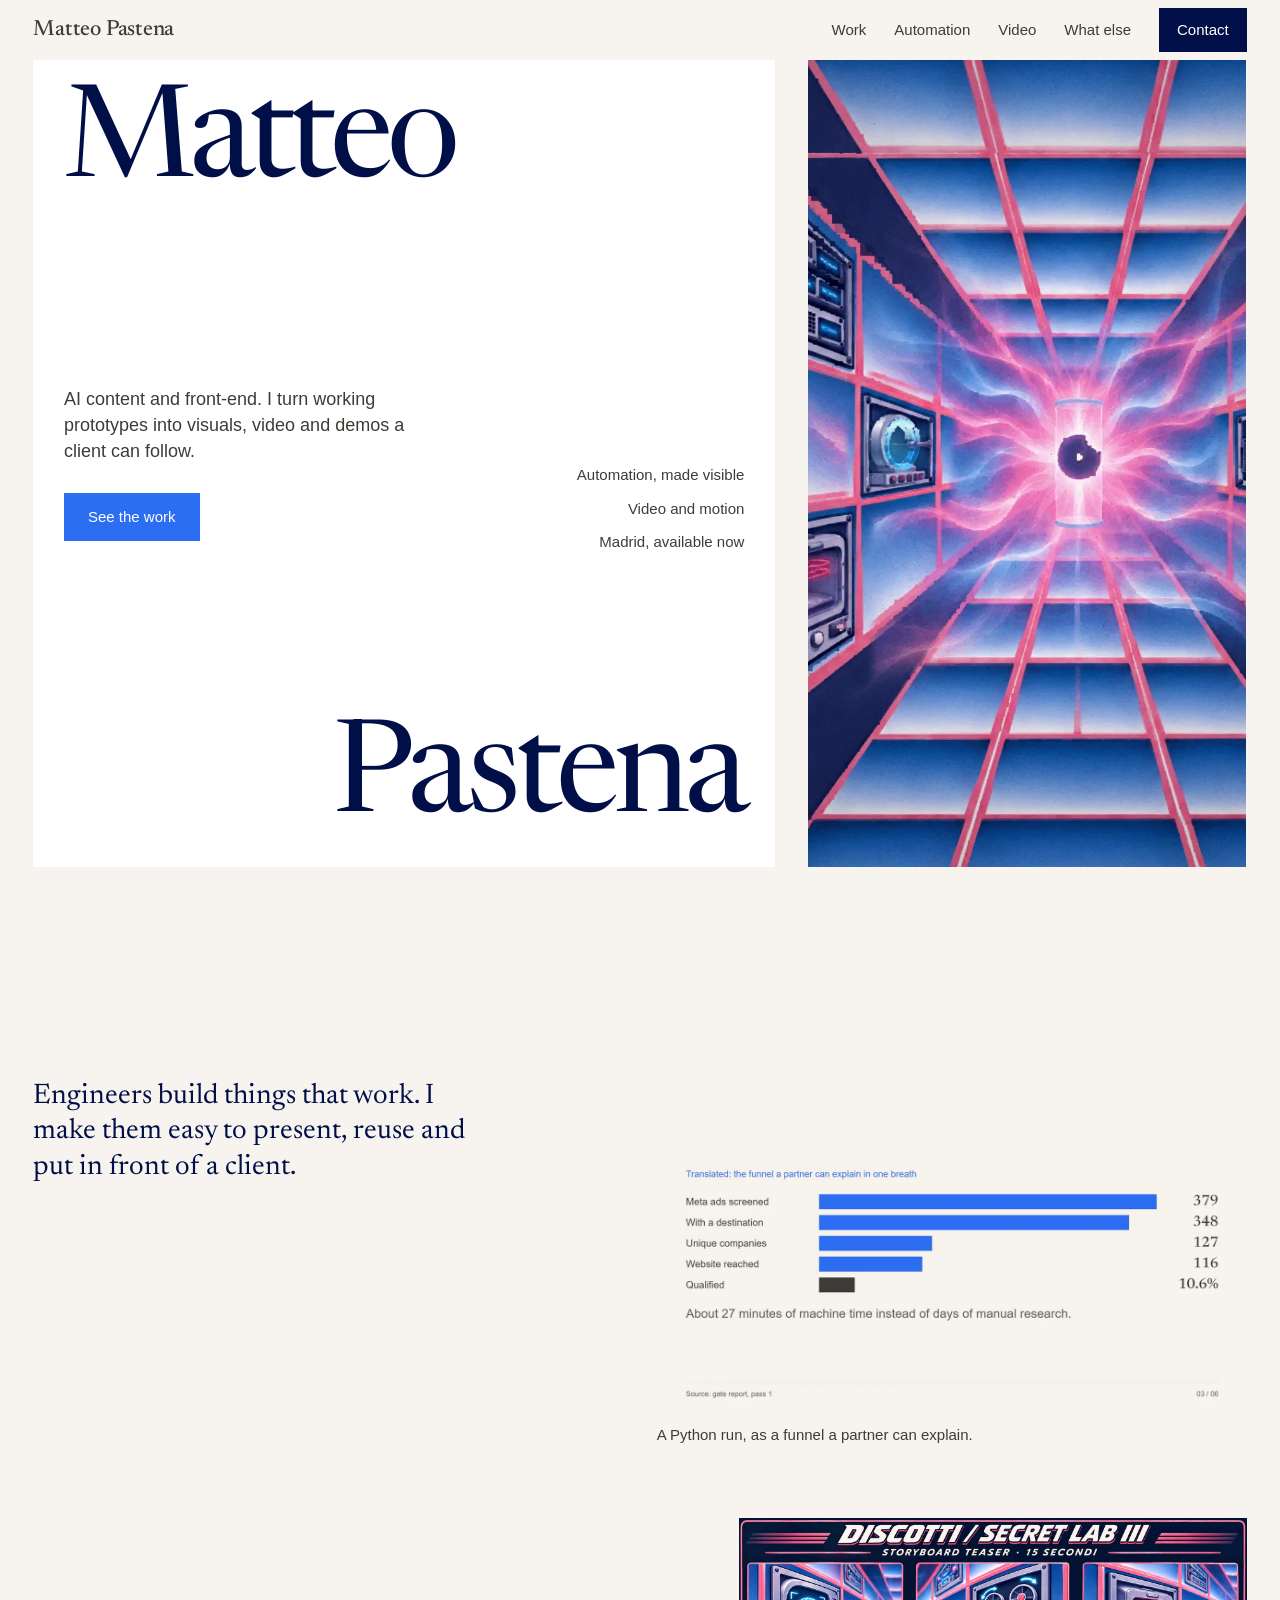
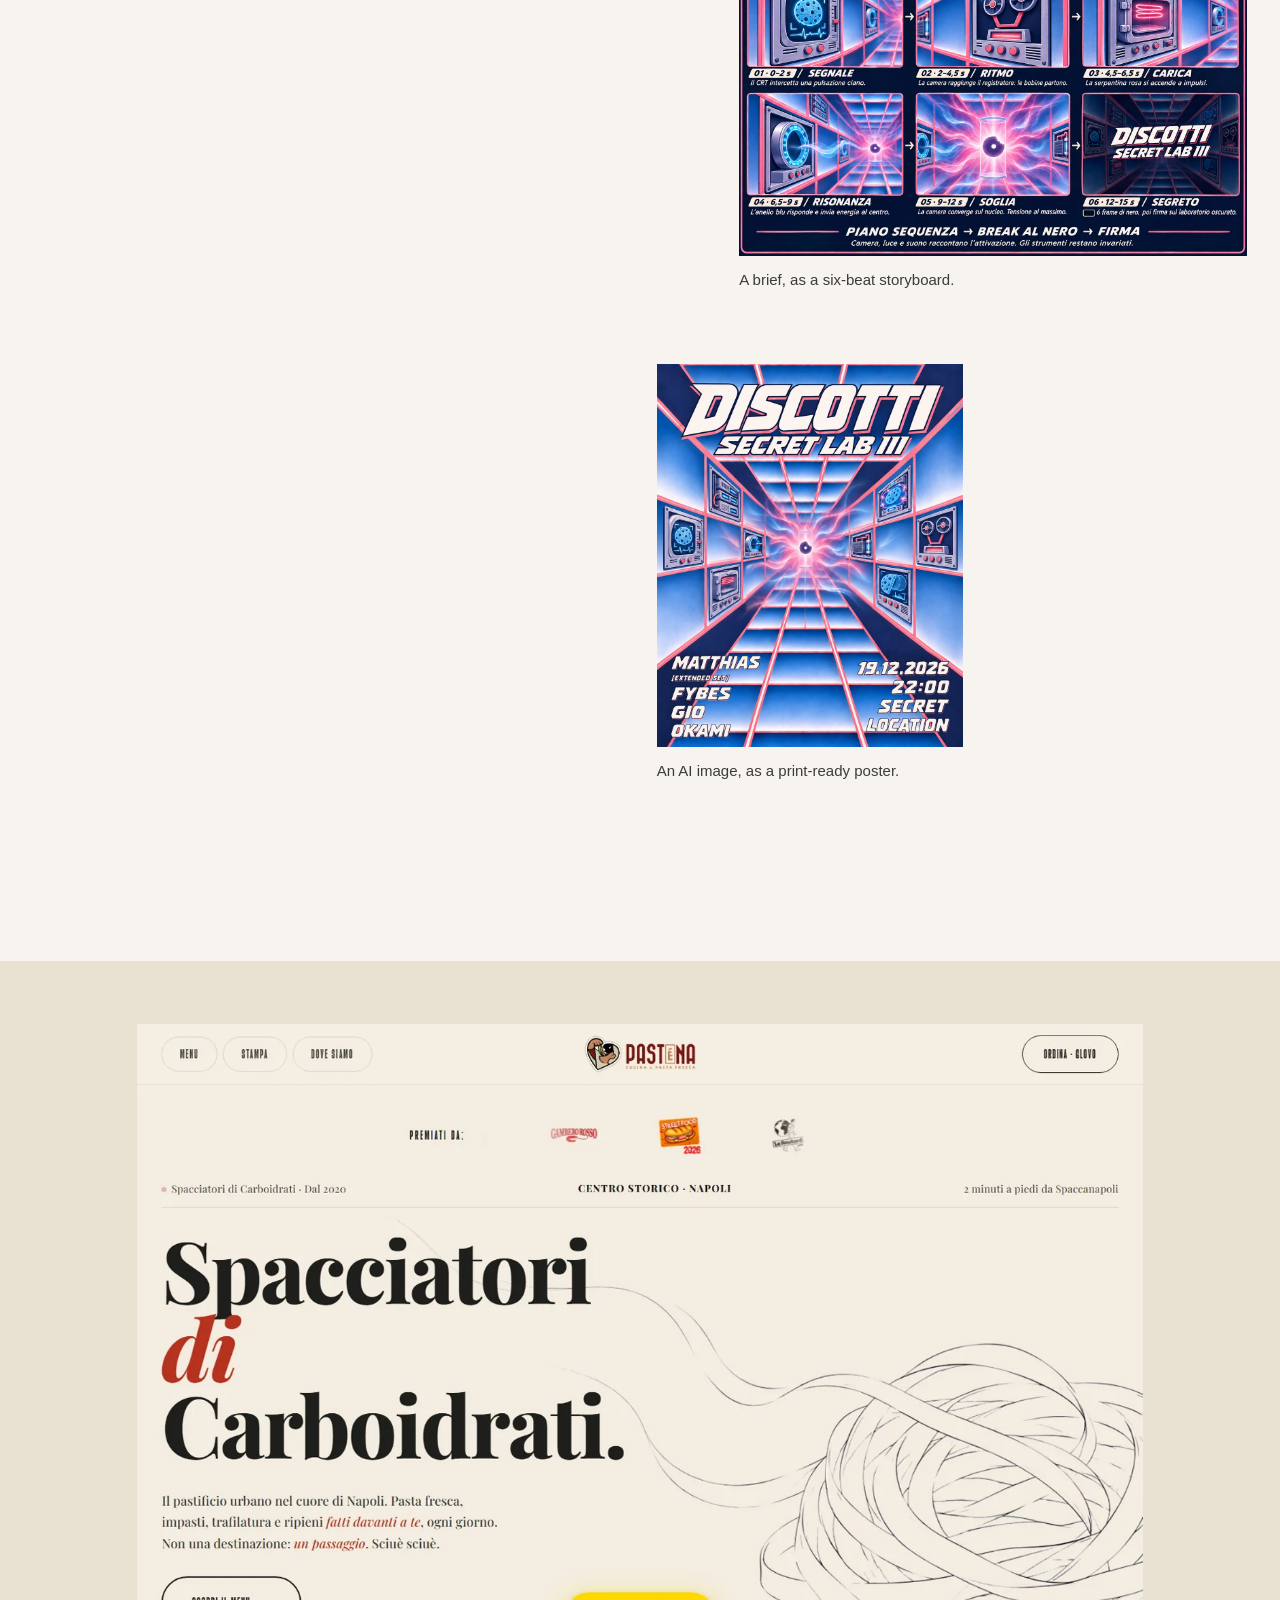
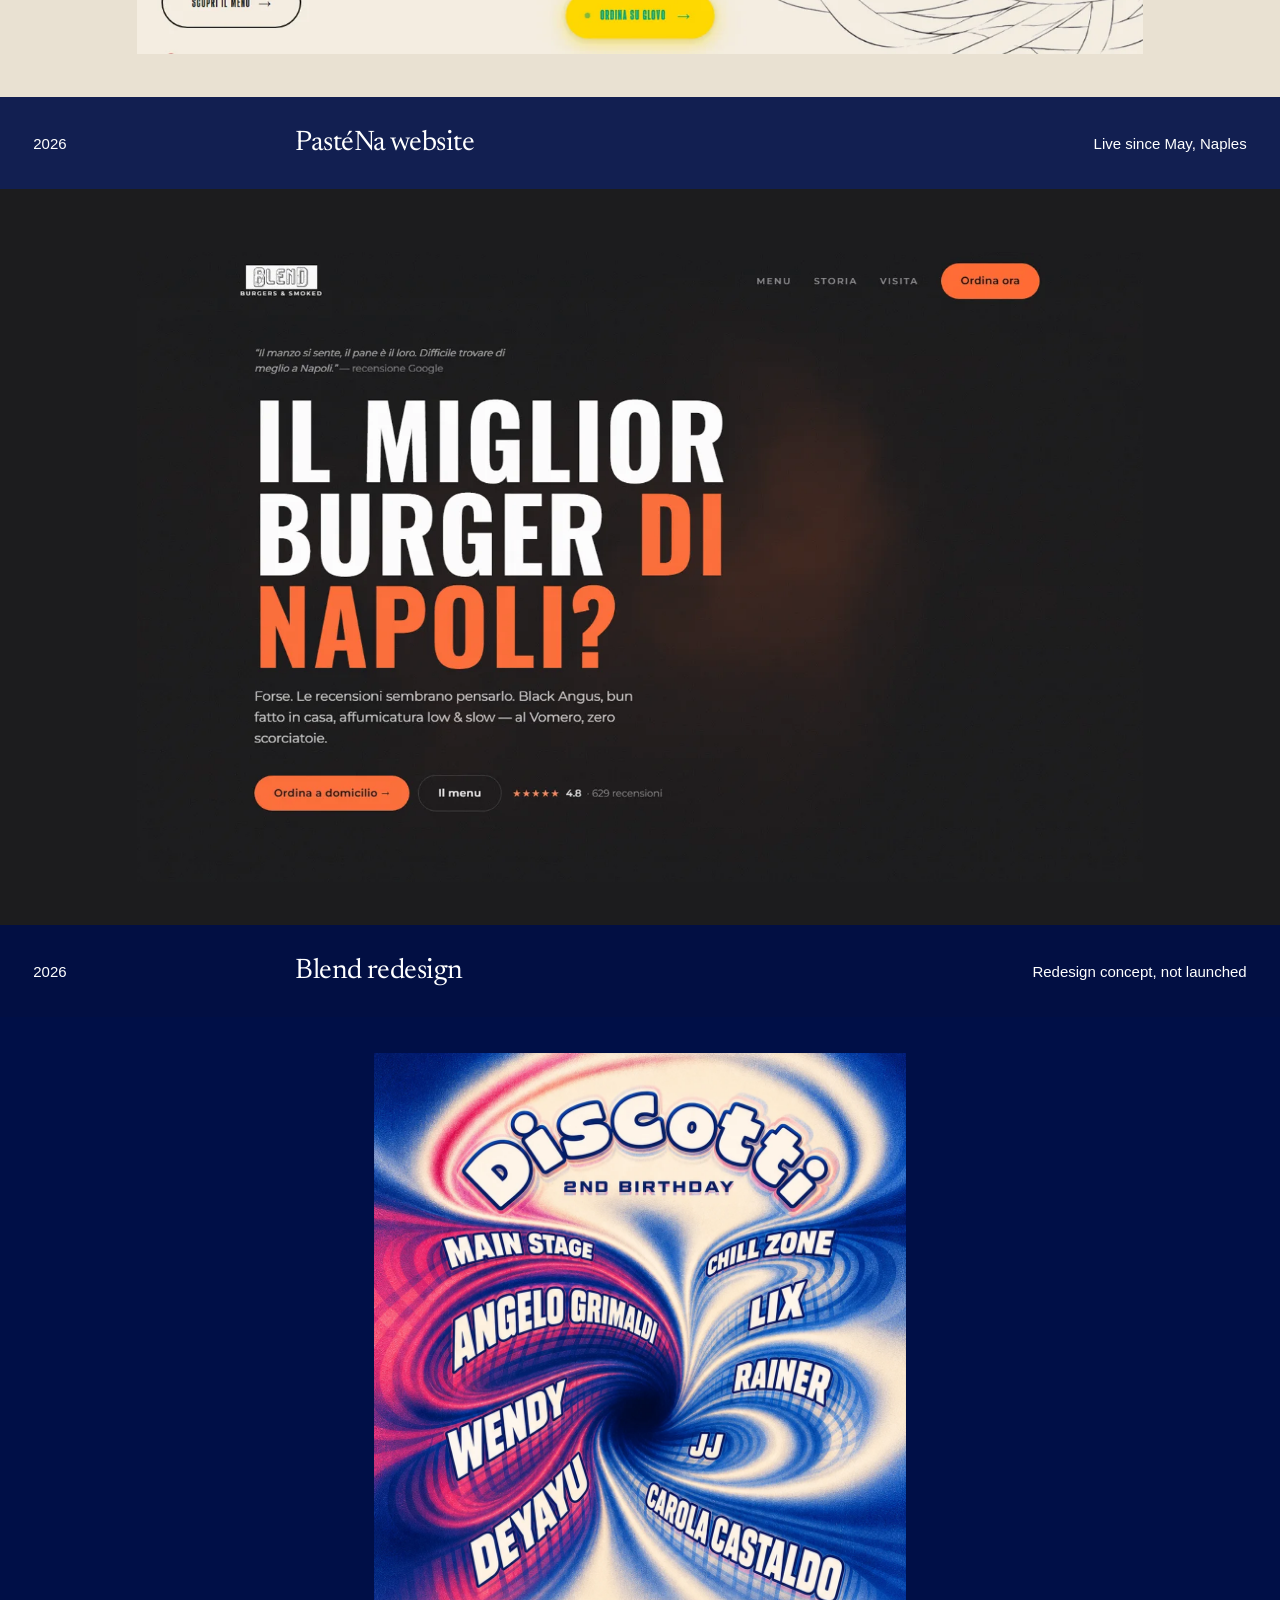
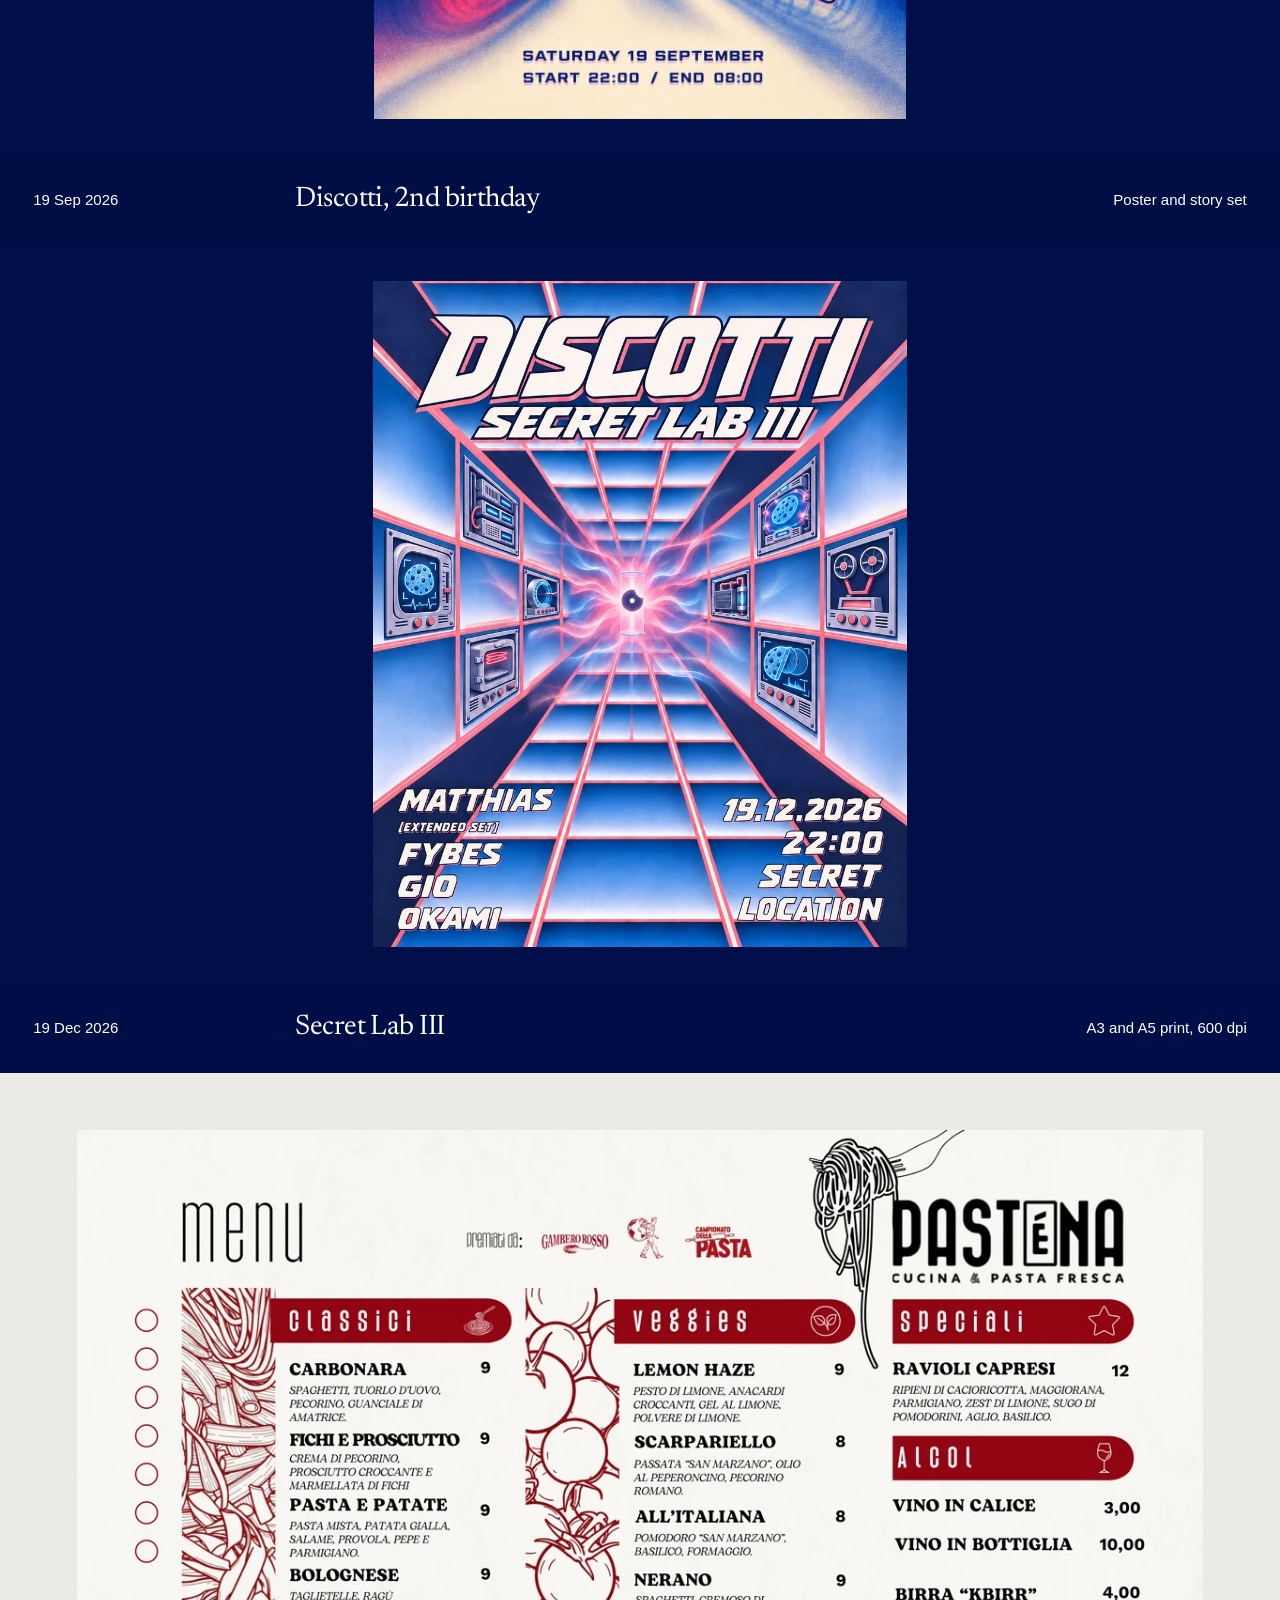
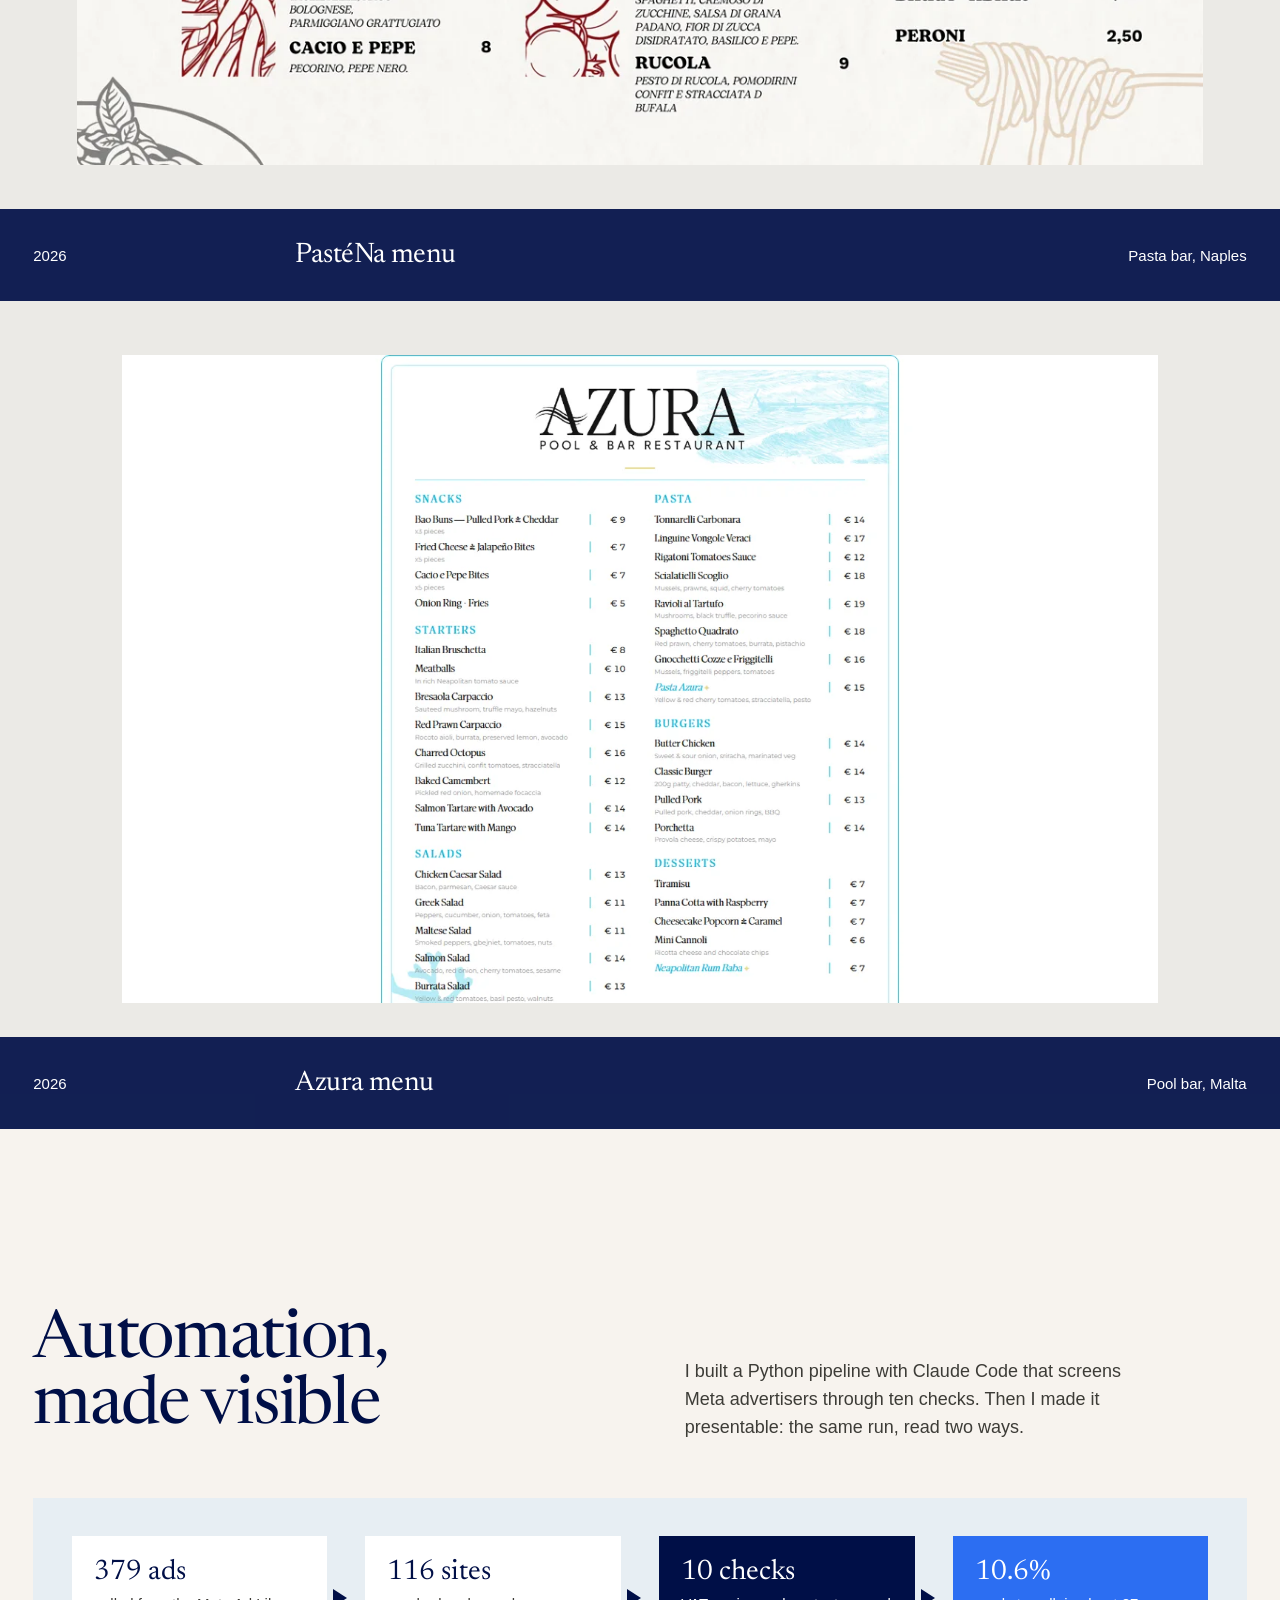
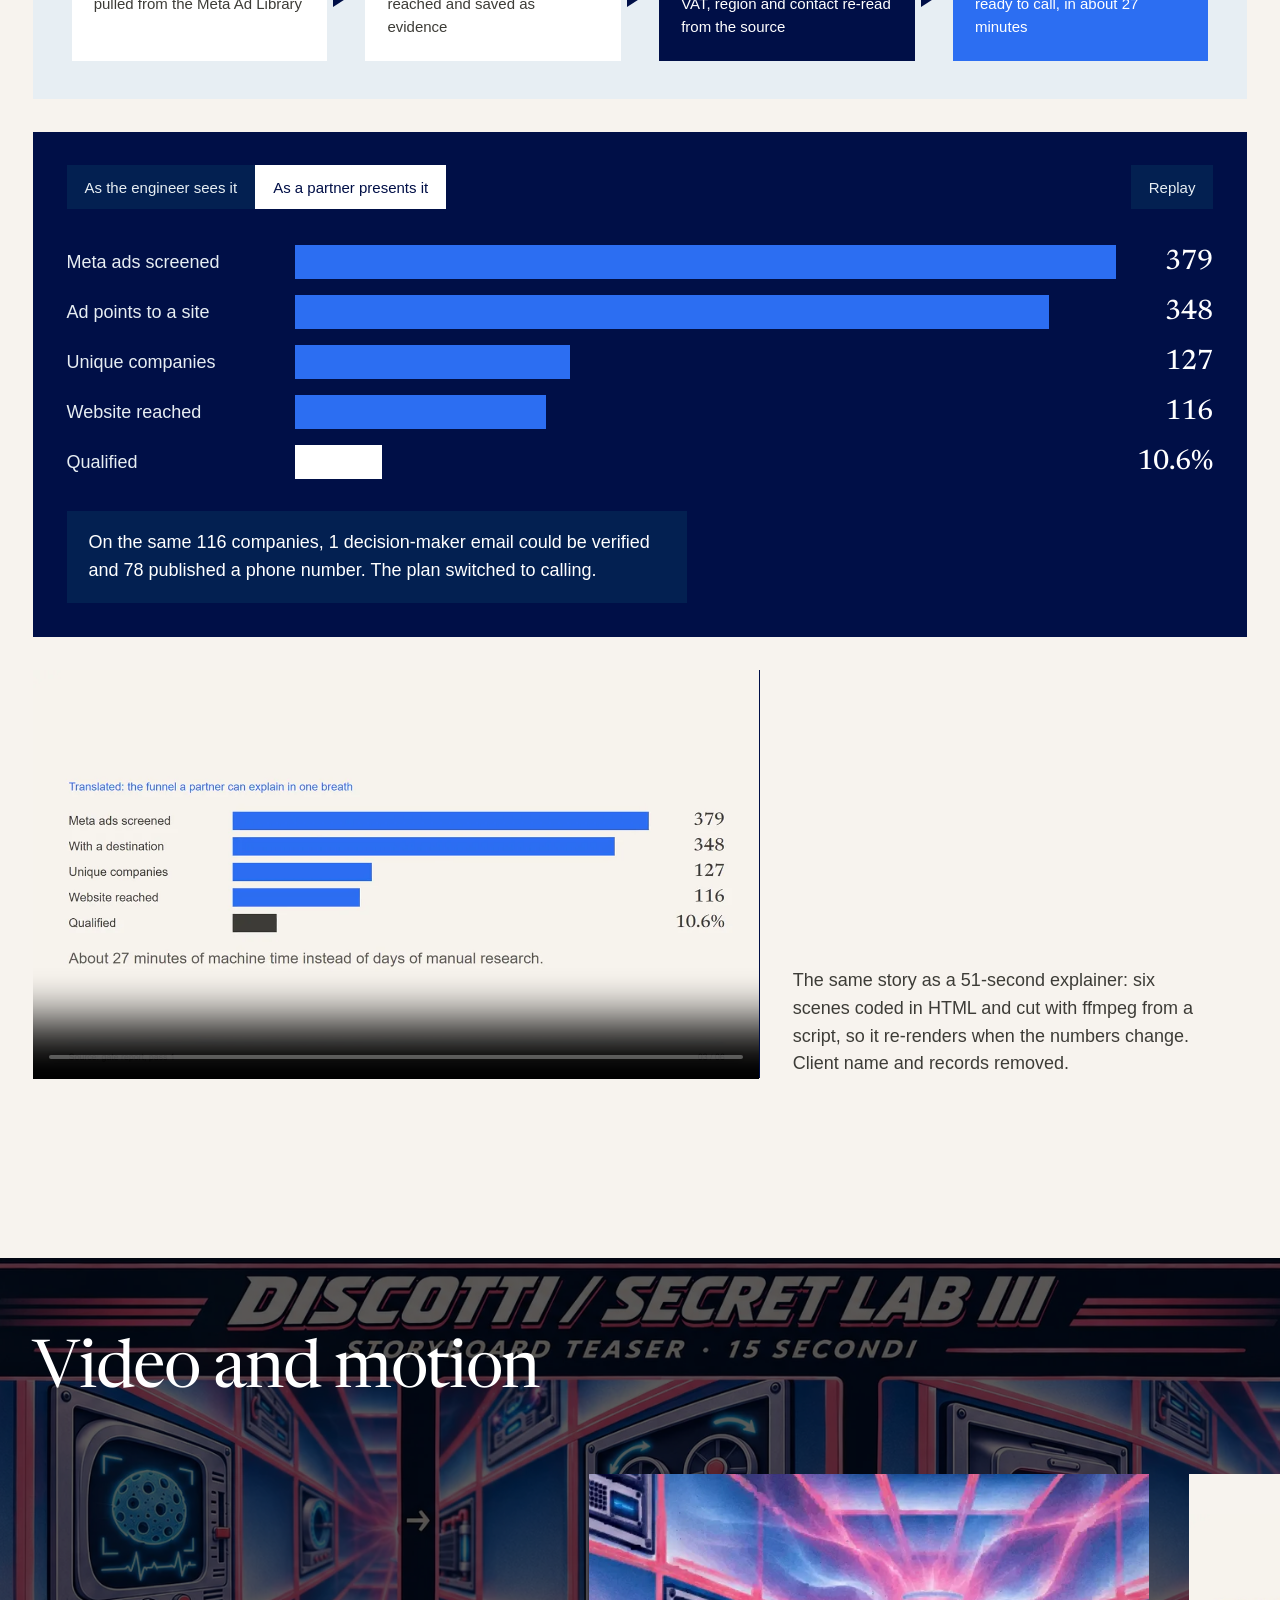
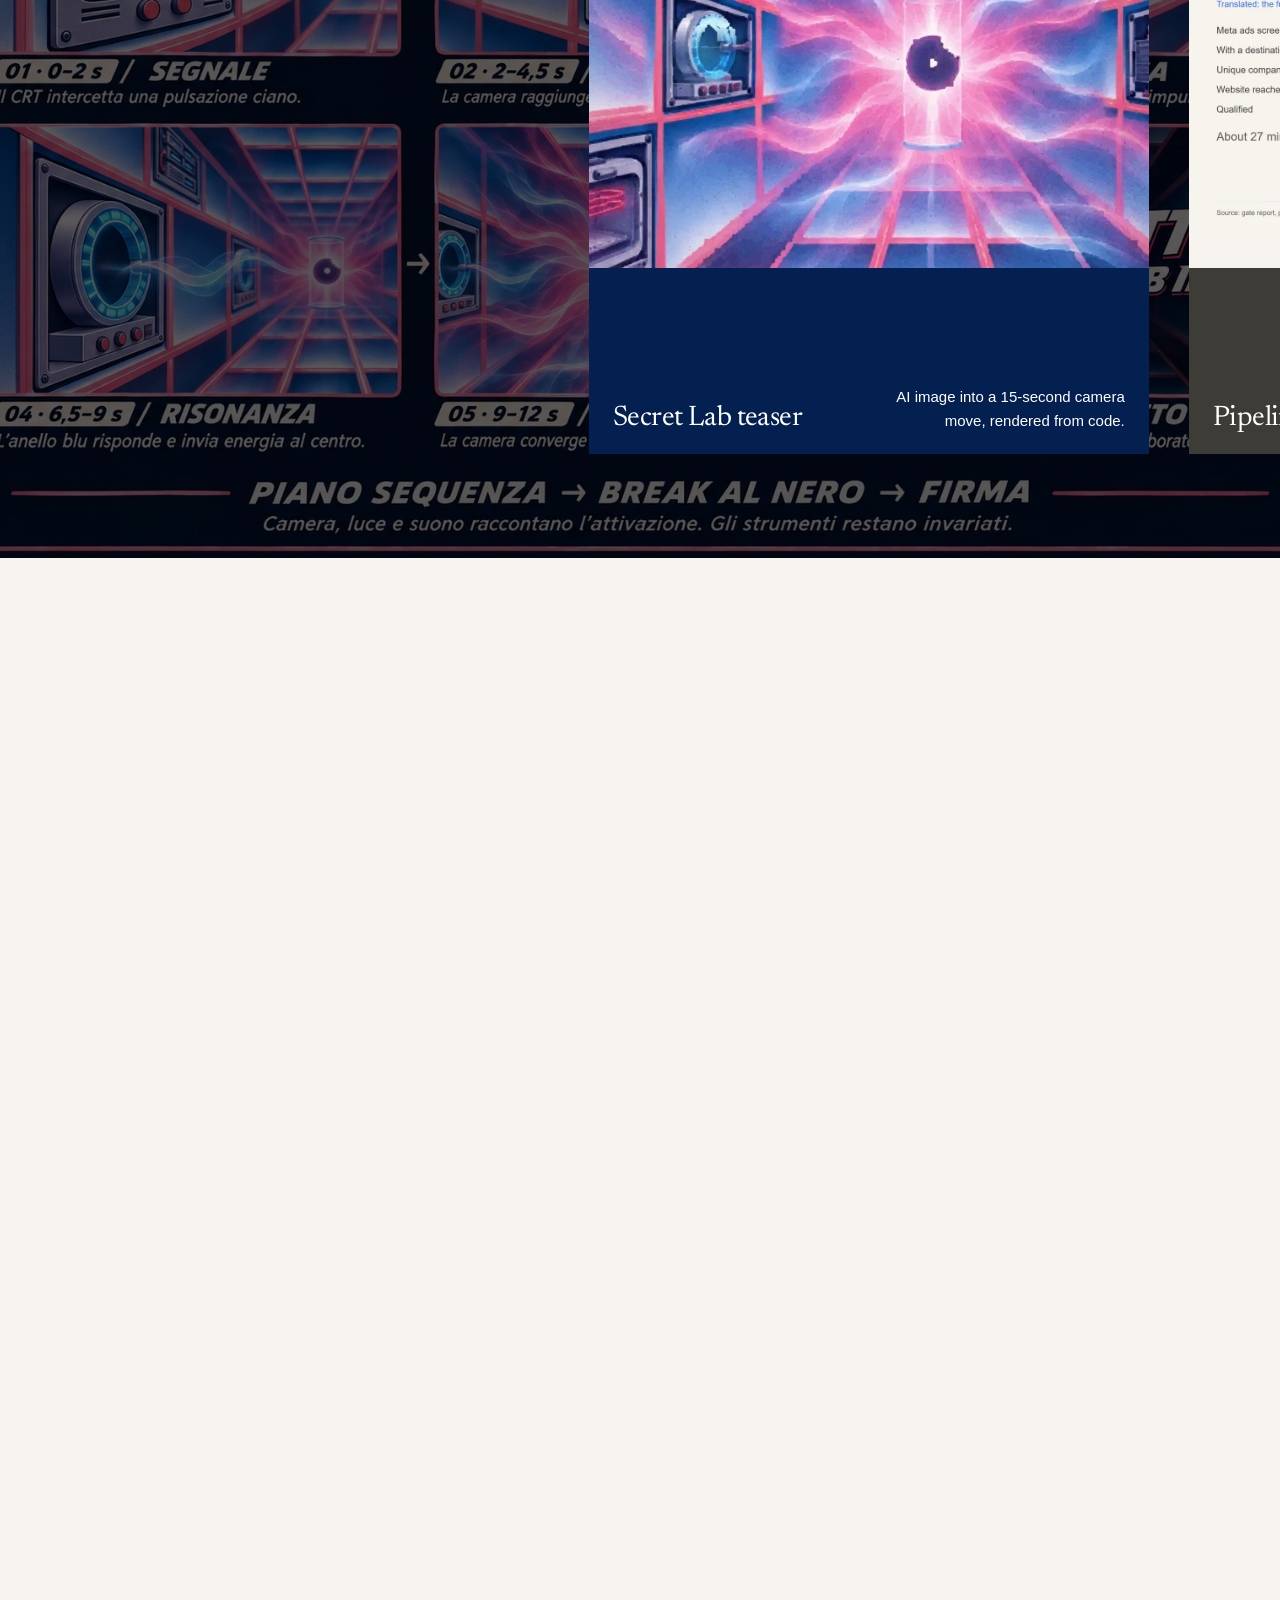
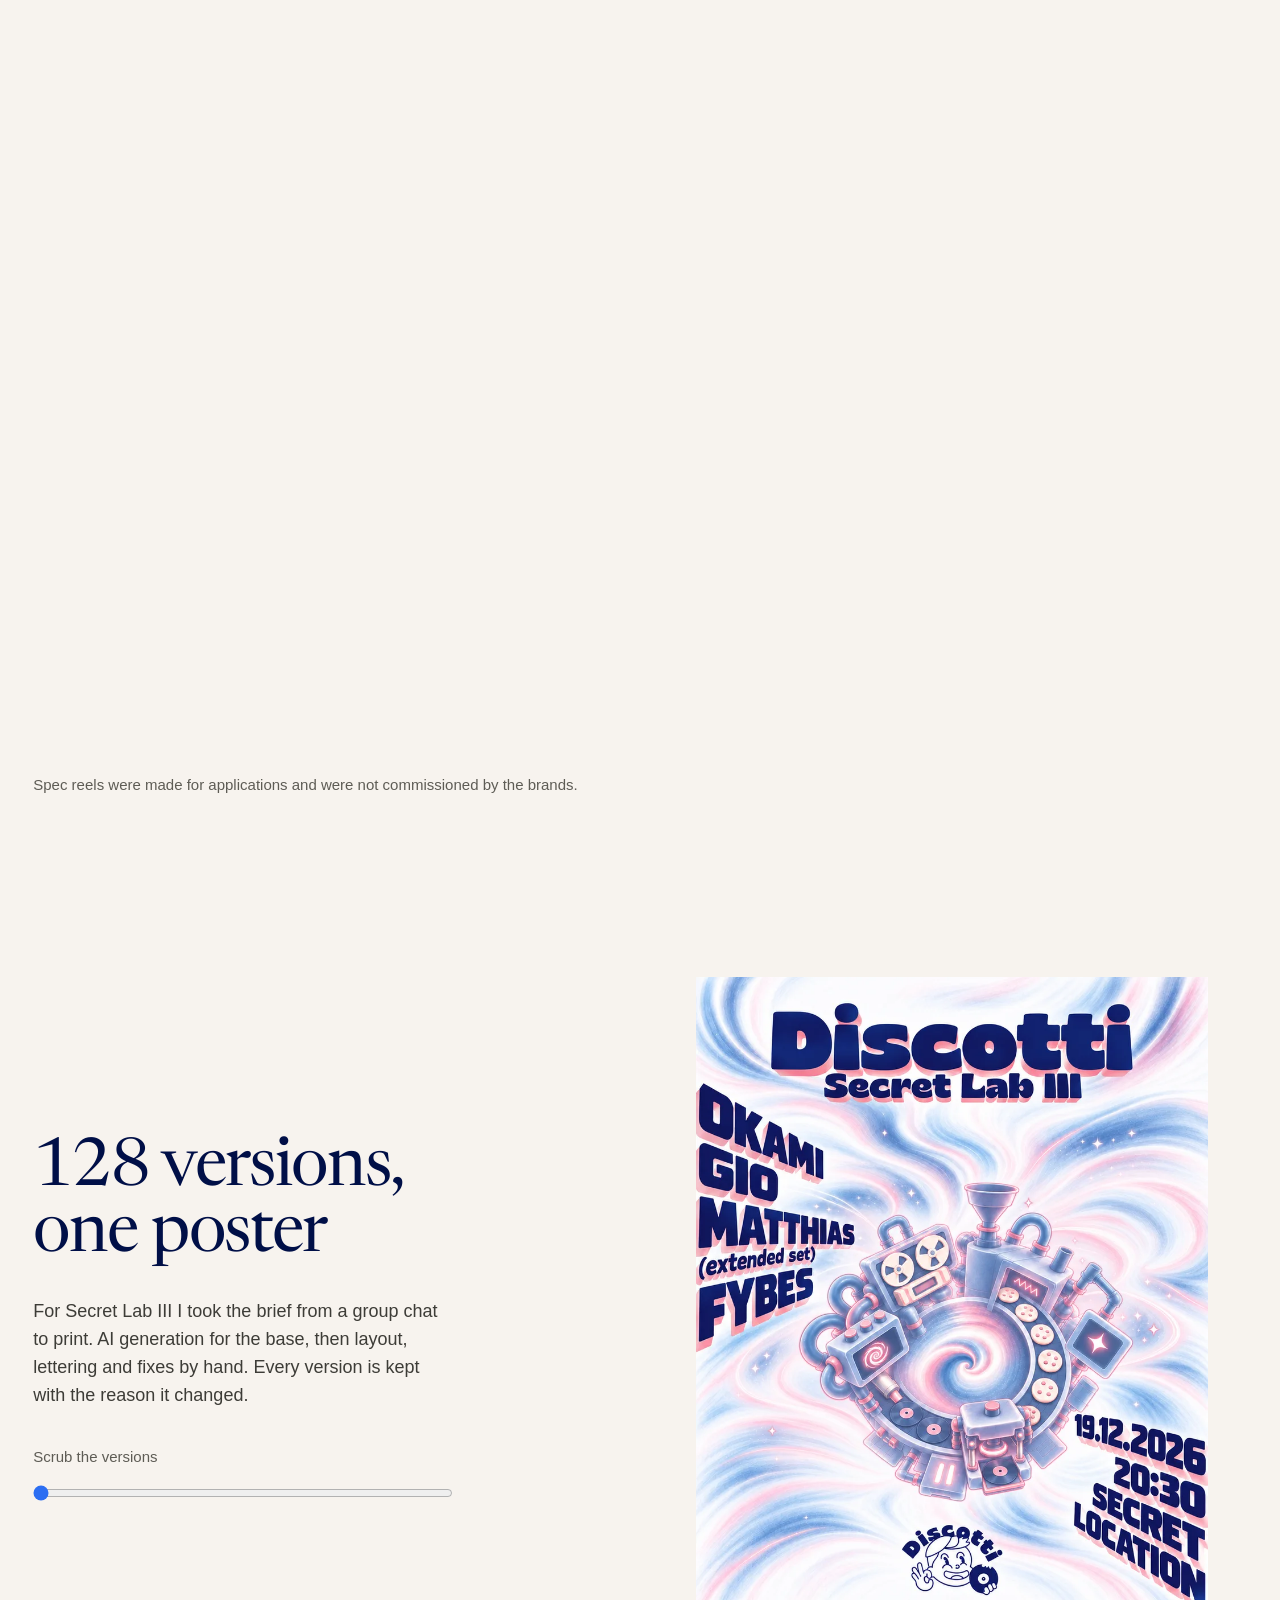
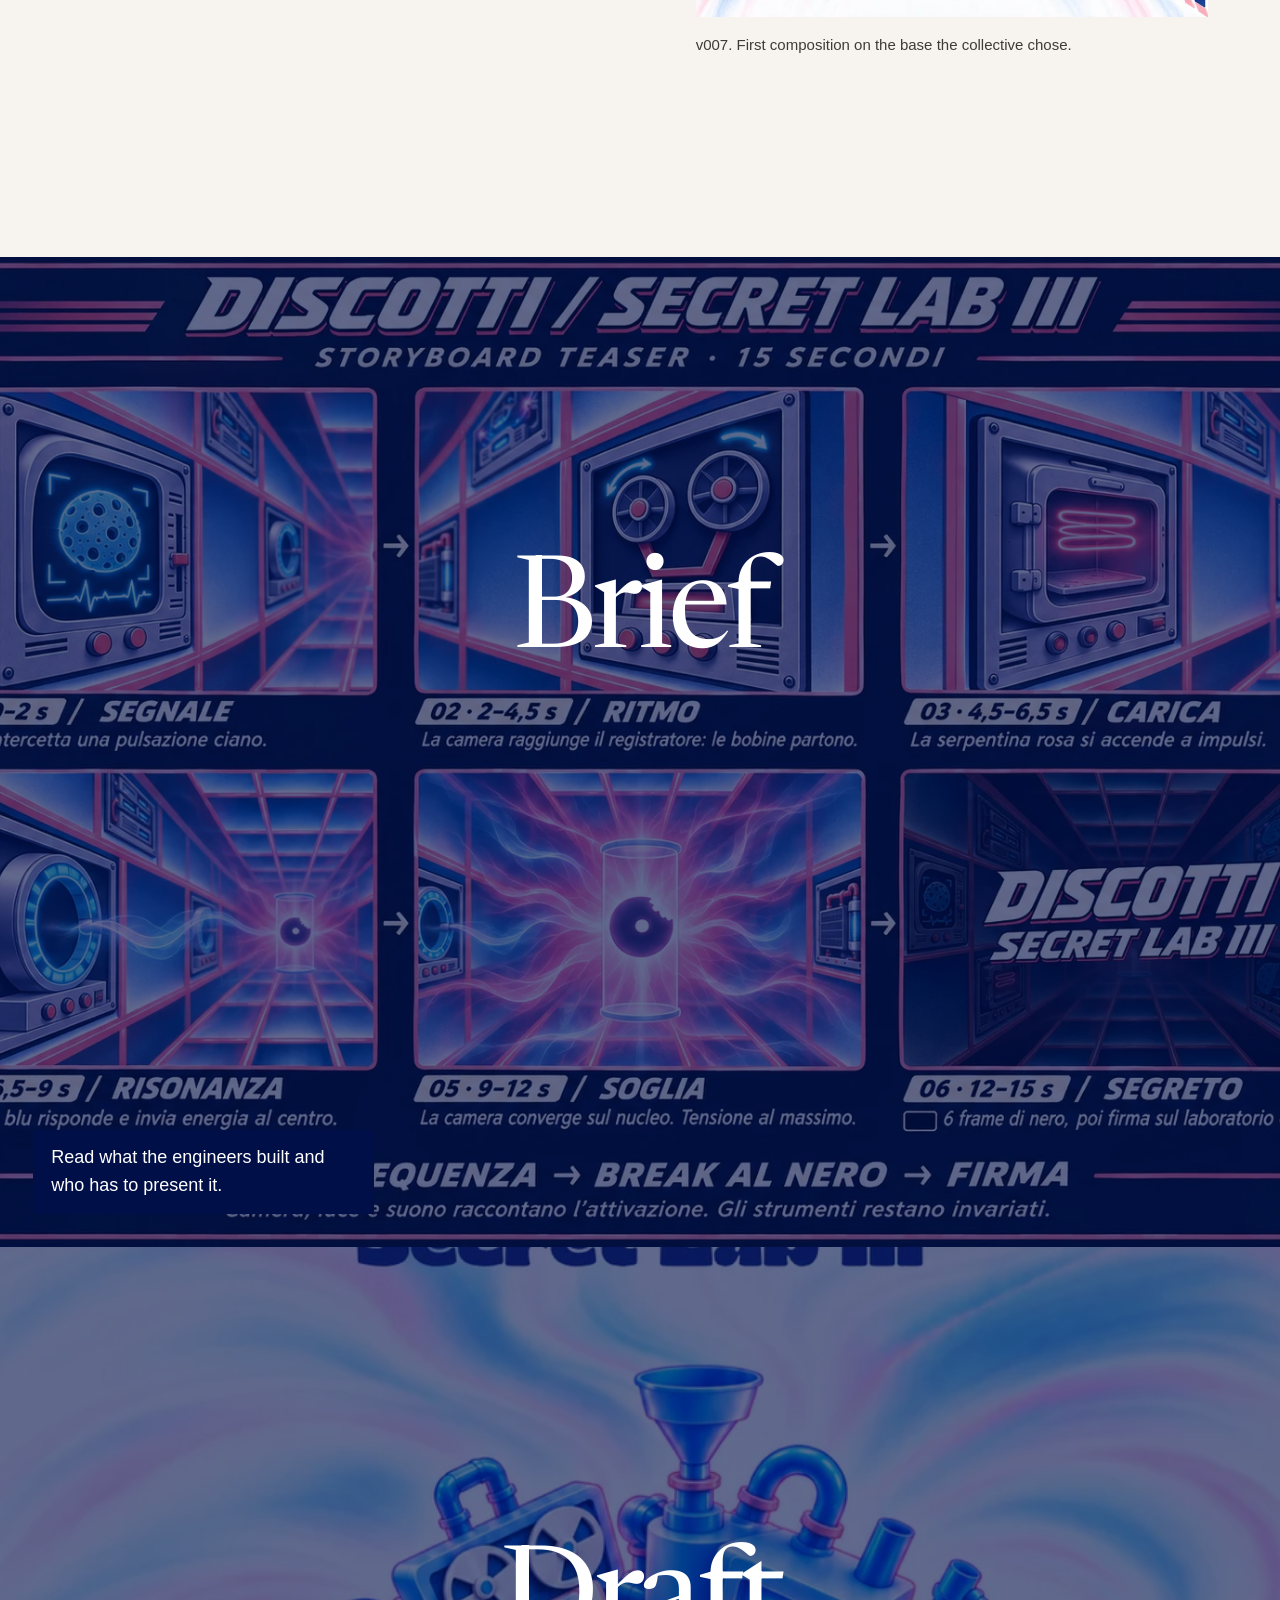
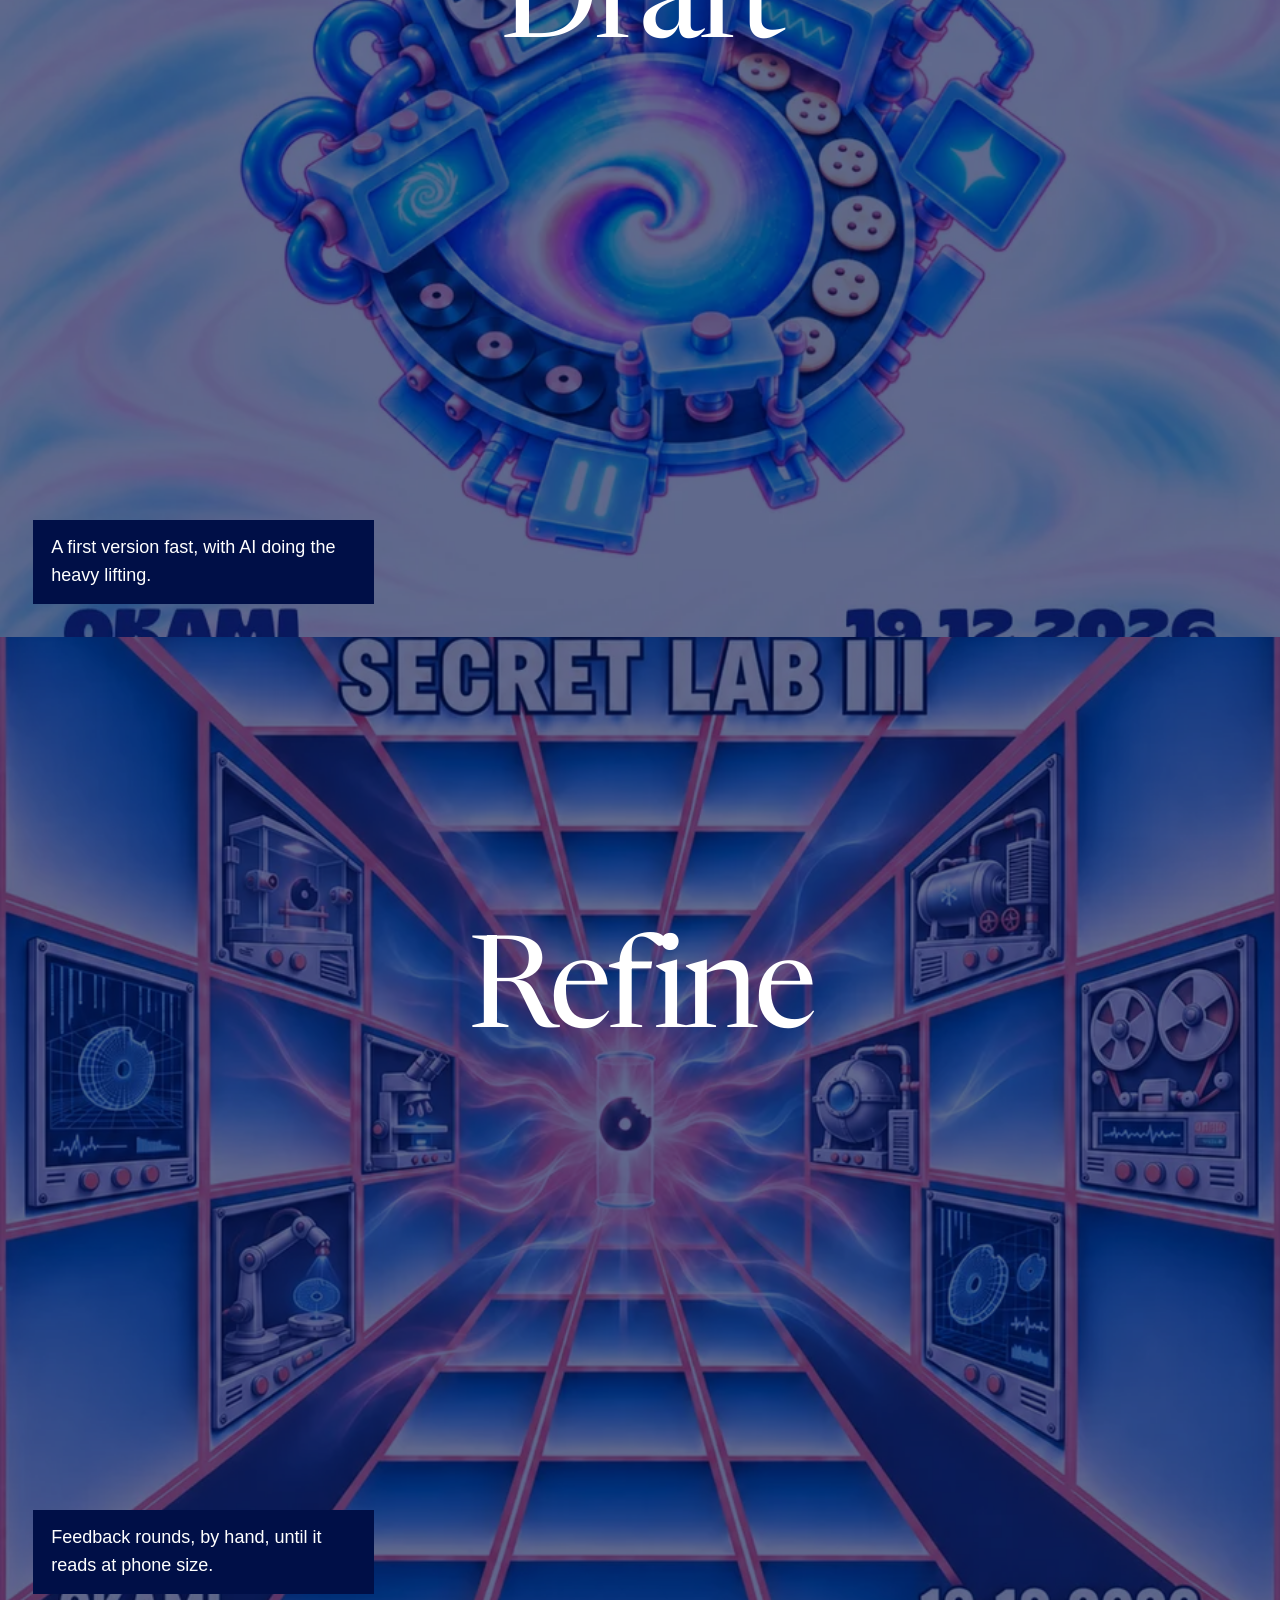
<file: wave/index.html>
<!doctype html>
<html lang="en">
<head>
<meta charset="utf-8">
<meta name="viewport" content="width=device-width, initial-scale=1">
<title>Matteo Pastena — AI content and front-end</title>
<meta name="description" content="Matteo Pastena turns technical prototypes into client-ready visuals, video and small front-ends. Portfolio for an AI content and front-end role.">
<link rel="preconnect" href="https://fonts.googleapis.com">
<link rel="preconnect" href="https://fonts.gstatic.com" crossorigin>
<link href="https://fonts.googleapis.com/css2?family=Newsreader:opsz,wght@6..72,400;6..72,500&display=swap" rel="stylesheet">
<link rel="stylesheet" href="styles.css">
</head>
<body>

<header class="bar">
  <a class="word" href="#top">Matteo Pastena</a>
  <nav aria-label="Sections">
    <a href="#work">Work</a>
    <a href="#automation">Automation</a>
    <a href="#video">Video</a>
    <a href="#more">What else</a>
    <a class="bar-cta" href="#contact">Contact</a>
  </nav>
</header>

<main id="top">

<!-- HERO: name split to corners, paper panel + moving picture -->
<section class="hero" aria-labelledby="h1">
  <div class="hero-paper">
    <h1 id="h1"><span class="first">Matteo</span> <span class="second">Pastena</span></h1>
    <div class="hero-copy">
      <p class="hero-line">AI content and front-end. I turn working prototypes into visuals, video and demos a client can follow.</p>
      <a class="btn" href="#work">See the work</a>
    </div>
    <ul class="hero-links">
      <li><a href="#automation">Automation, made visible</a></li>
      <li><a href="#video">Video and motion</a></li>
      <li><a href="#contact">Madrid, available now</a></li>
    </ul>
  </div>
  <figure class="hero-pic">
    <video src="assets/teaser-secret-lab.mp4" poster="assets/teaser-poster.webp" autoplay muted loop playsinline preload="metadata" aria-label="Motion teaser for the Secret Lab III night, an AI image turned into a camera move"></video>
  </figure>
</section>

<!-- INTRO: pinned statement, three pictures pass -->
<section class="intro" aria-labelledby="intro-h">
  <h2 id="intro-h" class="sr">What I do</h2>
  <div class="intro-pin">
    <p>Engineers build things that work. I make them easy to present, reuse and put in front of a client.</p>
  </div>
  <div class="intro-pics">
    <figure class="ip ip-a"><img src="assets/explainer-poster.webp" alt="Funnel scene from the pipeline explainer video" width="1280" height="720" loading="lazy"><figcaption>A Python run, as a funnel a partner can explain.</figcaption></figure>
    <figure class="ip ip-b"><img src="assets/storyboard.webp" alt="Six-beat storyboard for a 15-second teaser" width="1600" height="1066" loading="lazy"><figcaption>A brief, as a six-beat storyboard.</figcaption></figure>
    <figure class="ip ip-c"><img src="assets/sl-v128.webp" alt="Secret Lab III print poster" width="900" height="1273" loading="lazy"><figcaption>An AI image, as a print-ready poster.</figcaption></figure>
  </div>
</section>

<!-- WORK: full panels, one midline row -->
<section class="work" id="work" aria-labelledby="work-h">
  <h2 id="work-h" class="sr">Selected work</h2>
  <article class="panel site" style="--tone:#E9E1D2">
    <img src="assets/site-pastena.webp" alt="Home page of the PastéNa website: Spacciatori di Carboidrati" width="1400" height="875" loading="lazy">
    <div class="row"><span>2026</span><h3>PastéNa website</h3><span>Live since May, Naples</span></div>
  </article>
  <article class="panel site" style="--tone:#1C1C1E">
    <img src="assets/site-blend.webp" alt="Blend Burgers redesign: Il miglior burger di Napoli?" width="1400" height="875" loading="lazy">
    <div class="row"><span>2026</span><h3>Blend redesign</h3><span>Redesign concept, not launched</span></div>
  </article>
  <article class="panel tall" style="--pos:50% 40%">
    <img src="assets/sept-two-currents.webp" alt="Discotti second birthday poster, 19 September" width="1080" height="1350" loading="lazy">
    <div class="row"><span>19 Sep 2026</span><h3>Discotti, 2nd birthday</h3><span>Poster and story set</span></div>
  </article>
  <article class="panel tall" style="--pos:50% 45%">
    <img src="assets/sl-v128.webp" alt="Secret Lab III poster, final print master" width="900" height="1273" loading="lazy">
    <div class="row"><span>19 Dec 2026</span><h3>Secret Lab III</h3><span>A3 and A5 print, 600 dpi</span></div>
  </article>
  <article class="panel light" style="--pos:50% 20%">
    <img src="assets/menu-pastena.webp" alt="PastéNa menu: classics, veggies, specials" width="1200" height="373" loading="lazy">
    <div class="row"><span>2026</span><h3>PastéNa menu</h3><span>Pasta bar, Naples</span></div>
  </article>
  <article class="panel light" style="--pos:50% 30%">
    <img src="assets/menu-azura.webp" alt="Azura pool and bar restaurant menu" width="1400" height="875" loading="lazy">
    <div class="row"><span>2026</span><h3>Azura menu</h3><span>Pool bar, Malta</span></div>
  </article>
</section>

<!-- AUTOMATION: the live thing -->
<section class="auto" id="automation" aria-labelledby="auto-h">
  <div class="auto-head">
    <h2 id="auto-h">Automation, made visible</h2>
    <p>I built a Python pipeline with Claude Code that screens Meta advertisers through ten checks. Then I made it presentable: the same run, read two ways.</p>
  </div>

  <ol class="flow" aria-label="The pipeline, from ads to a call list">
    <li><b>379 ads</b><span>pulled from the Meta Ad Library</span></li>
    <li><b>116 sites</b><span>reached and saved as evidence</span></li>
    <li class="dark"><b>10 checks</b><span>VAT, region and contact re-read from the source</span></li>
    <li class="blue"><b>10.6%</b><span>ready to call, in about 27 minutes</span></li>
  </ol>

  <div class="demo" data-view="partner">
    <div class="demo-top">
      <div class="seg" role="tablist" aria-label="Choose how to read the run">
        <button role="tab" aria-selected="false" data-set="engineer">As the engineer sees it</button>
        <button role="tab" aria-selected="true" data-set="partner">As a partner presents it</button>
      </div>
      <button class="replay" type="button">Replay</button>
    </div>
    <pre class="log"><code>$ python workchain.py --pass 1
[F1] ads collected, 18 keywords ...... 379
[F1] ad has a destination ............ 348
[F2] unique landing domains .......... 127
[F3] site reached, HTTP logged ....... 116
[F4] VAT re-read, VIES checked ....... W4 OK
[F4] region proven, never guessed .... W5 OK
[F8] deliverable share ............... 10.6%
[W1–W10] 10/10 gates green, exit 0</code></pre>
    <div class="funnel">
      <div class="f"><span>Meta ads screened</span><i style="--w:100%"></i><b>379</b></div>
      <div class="f"><span>Ad points to a site</span><i style="--w:91.8%"></i><b>348</b></div>
      <div class="f"><span>Unique companies</span><i style="--w:33.5%"></i><b>127</b></div>
      <div class="f"><span>Website reached</span><i style="--w:30.6%"></i><b>116</b></div>
      <div class="f end"><span>Qualified</span><i style="--w:10.6%"></i><b>10.6%</b></div>
      <p class="insight">On the same 116 companies, 1 decision-maker email could be verified and 78 published a phone number. The plan switched to calling.</p>
    </div>
  </div>

  <div class="auto-video">
    <video src="assets/explainer-pipeline.mp4" poster="assets/explainer-poster.webp" controls muted playsinline preload="none">
      <track kind="captions" src="assets/explainer-pipeline.vtt" srclang="en" label="English" default>
    </video>
    <p>The same story as a 51-second explainer: six scenes coded in HTML and cut with ffmpeg from a script, so it re-renders when the numbers change. Client name and records removed.</p>
  </div>
</section>

<!-- VIDEO: cards crossing a held picture -->
<section class="reel" id="video" aria-labelledby="video-h">
  <div class="reel-stage">
    <img class="reel-bg" src="assets/storyboard.webp" alt="" width="1600" height="1066" loading="lazy">
    <h2 id="video-h">Video and motion</h2>
    <div class="track">
      <article class="card" style="--tone:#032051">
        <video src="assets/teaser-secret-lab.mp4" poster="assets/teaser-poster.webp" muted loop playsinline preload="none"></video>
        <div class="card-text"><h3>Secret Lab teaser</h3><p>AI image into a 15-second camera move, rendered from code.</p></div>
      </article>
      <article class="card" style="--tone:#3D3C37">
        <video class="wide" src="assets/explainer-pipeline.mp4" poster="assets/explainer-poster.webp" muted loop playsinline preload="none"></video>
        <div class="card-text"><h3>Pipeline explainer</h3><p>Technical result as a 51-second story.</p></div>
      </article>
      <article class="card" style="--tone:#5A1F3A">
        <video src="assets/reel-beter.mp4" poster="assets/reel-beter.webp" muted loop playsinline preload="none"></video>
        <div class="card-text"><h3>Beter, spec reel</h3><p>Feed data turned into a hook for a hair-care brand.</p></div>
      </article>
      <article class="card" style="--tone:#6B1420">
        <video src="assets/reel-lifenergy.mp4" poster="assets/reel-lifenergy.webp" muted loop playsinline preload="none"></video>
        <div class="card-text"><h3>Lifenergy, spec reel</h3><p>Three numbers every gym owner should know.</p></div>
      </article>
      <article class="card" style="--tone:#7A1550">
        <video src="assets/reel-komen.mp4" poster="assets/reel-komen.webp" muted loop playsinline preload="none"></video>
        <div class="card-text"><h3>Komen Italia, concept</h3><p>Kinetic type for a screening reminder.</p></div>
      </article>
      <article class="card" style="--tone:#4A4030">
        <video src="assets/reel-estrid.mp4" poster="assets/reel-estrid.webp" muted loop playsinline preload="none"></video>
        <div class="card-text"><h3>Estrid, spec hook</h3><p>A six-second opener on stock footage.</p></div>
      </article>
    </div>
  </div>
  <p class="reel-note">Spec reels were made for applications and were not commissioned by the brands.</p>
</section>

<!-- GALLERY: one frame, contents change -->
<section class="versions" aria-labelledby="ver-h">
  <div class="ver-text">
    <h2 id="ver-h">128 versions, one poster</h2>
    <p>For Secret Lab III I took the brief from a group chat to print. AI generation for the base, then layout, lettering and fixes by hand. Every version is kept with the reason it changed.</p>
    <label class="ver-label" for="v-range">Scrub the versions</label>
    <input id="v-range" type="range" min="0" max="4" step="1" value="0">
  </div>
  <figure class="ver-frame">
    <button type="button" class="ver-btn" aria-label="Next version">
      <img id="v-img" src="assets/sl-v007.webp" alt="Secret Lab III poster, version 7" width="900" height="1125" loading="lazy">
    </button>
    <figcaption id="v-cap">v007. First composition on the base the collective chose.</figcaption>
  </figure>
</section>

<!-- HOW: one verb at a time -->
<section class="how" aria-labelledby="how-h">
  <h2 id="how-h" class="sr">How I work</h2>
  <div class="verb" style="--img:url('assets/storyboard.webp')"><p class="v">Brief</p><p class="say">Read what the engineers built and who has to present it.</p></div>
  <div class="verb" style="--img:url('assets/sl-v022.webp')"><p class="v">Draft</p><p class="say">A first version fast, with AI doing the heavy lifting.</p></div>
  <div class="verb" style="--img:url('assets/sl-v111.webp')"><p class="v">Refine</p><p class="say">Feedback rounds, by hand, until it reads at phone size.</p></div>
  <div class="verb" style="--img:url('assets/fuori-sede.webp')"><p class="v">Reuse</p><p class="say">Hand over a kit: editable files, fonts, captions.</p></div>
</section>

<!-- LIST: what else I can do -->
<section class="more" id="more" aria-labelledby="more-h">
  <figure class="more-pic"><img id="m-img" src="assets/explainer-poster.webp" alt="" width="1280" height="720" loading="lazy"></figure>
  <div class="more-list">
    <h2 id="more-h">What else I can make for WAVE</h2>
    <ul>
      <li class="on" data-img="explainer-poster"><button type="button"><span>Explainers from demos</span><em>MP4 + captions</em></button>
        <p>A working prototype becomes a 60-second video with captions, rebuilt from code whenever the numbers change.</p></li>
      <li data-img="site-blend"><button type="button"><span>Click-through demo front-ends</span><em>HTML</em></button>
        <p>A clean page a partner can open in a meeting, built with AI support on plain HTML or the team's stack.</p></li>
      <li data-img="sl-v033"><button type="button"><span>Key art for proposals</span><em>PNG, PDF</em></button>
        <p>AI-generated visuals finished by hand, in the firm's palette, sized for decks, posts and print.</p></li>
      <li data-img="fuori-sede"><button type="button"><span>Reusable case kits</span><em>SVG, fonts, copy</em></button>
        <p>Editable templates for case studies and offers, so other teams can make the next one without me.</p></li>
      <li data-img="reel-beter"><button type="button"><span>Social cut-downs</span><em>9:16, 4:5, 1:1</em></button>
        <p>One asset cut into reels, stories and carousels for LinkedIn and internal channels.</p></li>
      <li data-img="menu-azura"><button type="button"><span>Print and event collateral</span><em>print PDF</em></button>
        <p>Menus, posters and handouts delivered print-ready, with the source files.</p></li>
      <li data-img="storyboard"><button type="button"><span>Research to one-pager</span><em>script + page</em></button>
        <p>Scripts that gather and check sources, then a page that states the finding and the decision.</p></li>
    </ul>
    <p class="more-note">Avatars and podcast formats are next on my list. They are not in my portfolio yet, so I don't claim them.</p>
  </div>
</section>

<!-- ABOUT -->
<section class="about" aria-labelledby="about-h">
  <h2 id="about-h">About</h2>
  <div class="about-grid">
    <p class="about-lead">My thesis was on independent music collectives. Now I design for one.</p>
    <dl>
      <div><dt>Recent</dt><dd>Social media manager (seasonal) at Wave Events, Malta, Jun–Oct 2026: English-language content for nightlife and festivals, reels cut in CapCut the same evening.</dd></div>
      <div><dt>Before</dt><dd>Marketing and copywriting internship at Crafton Agency, Poznań, Jan–May 2026: SEO articles, social copy, B2B outreach in English.</dd></div>
      <div><dt>Study</dt><dd>MA Public, Social and Political Communication, University of Naples Federico II, 105/110, with Erasmus+ in A Coruña.</dd></div>
      <div><dt>Languages</dt><dd>Italian native, English C1, Spanish B1.</dd></div>
      <div><dt>Based</dt><dd>Naples, Italy. EU citizen, ready to relocate to Madrid, available immediately.</dd></div>
    </dl>
  </div>
</section>

<!-- CONTACT -->
<section class="contact" id="contact" aria-labelledby="contact-h">
  <h2 id="contact-h">Write to me about the role, or send a prototype you want made presentable.</h2>
  <a class="mail" href="mailto:matteo.pastena98@gmail.com?subject=WAVE%20portfolio">matteo.pastena98@<wbr>gmail.com</a>
  <div class="contact-foot">
    <span>Naples, Italy</span>
    <a href="https://linkedin.com/in/matteo-pastena" target="_blank" rel="noopener">LinkedIn</a>
  </div>
</section>

</main>

<footer class="foot">
  <span>Personal portfolio, not affiliated with Oliver Wyman or Marsh.</span>
  <span><a href="#work">Work</a><a href="#video">Video</a><a href="#contact">Contact</a></span>
  <span>2026</span>
</footer>

<script src="script.js"></script>
</body>
</html>
</file>
<file: styles.css>
/* Brand Guidelines Matteo Pastena v3 (DNA Cognis + Azzurro Golfo) */

:root {
  --color-primary: #5AA7E0;     /* Azzurro Golfo */
  --color-ink: #0E2A47;         /* Blu Abisso (testo principale) */
  --color-bg: #EDF2F6;          /* Nebbia (sfondo principale) */
  --color-surface: #FFFFFF;     /* Bianco puro */
  --color-muted: #5B6B7D;       /* Grigio ardesia */
  --color-action: #FF9A5C;      /* Albicocca (azione / CTA) */
  --color-gain: #7DD3B0;        /* Menta (risultati e benefici) */
  --color-problem: #F2836F;     /* Corallo (problemi e sfide) */
  --color-ai: #B9B3F4;          /* Lavanda (AI e automazioni) */
  --color-highlight: #FFD666;   /* Burro (evidenziatore e note) */
  
  --font-main: 'Outfit', -apple-system, BlinkMacSystemFont, "Segoe UI", Roboto, sans-serif;
  --wrap-max: 1200px;
  --radius: 12px;
  --transition: all 0.2s cubic-bezier(0.16, 1, 0.3, 1);
}

*, *::before, *::after {
  box-sizing: border-box;
  margin: 0;
  padding: 0;
}

html {
  scroll-behavior: smooth;
  font-size: 16px;
}

body {
  font-family: var(--font-main);
  background-color: var(--color-bg);
  color: var(--color-ink);
  line-height: 1.55;
  -webkit-font-smoothing: antialiased;
}

/* Utilità Layout */
.wrap {
  width: 100%;
  max-width: var(--wrap-max);
  margin-inline: auto;
  padding-inline: 24px;
}

/* Tipografia e Tag */
h1, h2, h3, h4 {
  color: var(--color-ink);
  line-height: 1.15;
  font-weight: 700;
}

.section-tag {
  display: inline-block;
  font-size: 0.78rem;
  font-weight: 700;
  letter-spacing: 0.1em;
  text-transform: uppercase;
  color: var(--color-muted);
  margin-bottom: 12px;
}

.section-tag-light {
  display: inline-block;
  font-size: 0.78rem;
  font-weight: 700;
  letter-spacing: 0.1em;
  text-transform: uppercase;
  color: rgba(255, 255, 255, 0.7);
  margin-bottom: 12px;
}

.section-title {
  font-size: clamp(2rem, 3.5vw, 2.8rem);
  letter-spacing: -0.02em;
  margin-bottom: 12px;
}

.section-sub {
  font-size: 1.15rem;
  color: var(--color-muted);
  max-width: 650px;
  margin-bottom: 32px;
}

/* Pulsanti */
.btn {
  display: inline-flex;
  align-items: center;
  justify-content: center;
  padding: 12px 28px;
  font-family: var(--font-main);
  font-size: 1rem;
  font-weight: 600;
  text-decoration: none;
  border-radius: var(--radius);
  transition: var(--transition);
  cursor: pointer;
  border: none;
}

.btn-sm {
  padding: 8px 18px;
  font-size: 0.9rem;
}

.btn-action {
  background-color: var(--color-action);
  color: var(--color-ink);
}

.btn-action:hover {
  background-color: #ff8942;
  transform: translateY(-2px);
}

.btn-outline {
  background-color: transparent;
  color: var(--color-ink);
  border: 1.5px solid var(--color-ink);
}

.btn-outline:hover {
  background-color: rgba(14, 42, 71, 0.05);
}

/* Header & Navbar */
.navbar {
  position: sticky;
  top: 0;
  z-index: 100;
  background-color: rgba(237, 242, 246, 0.92);
  backdrop-filter: blur(10px);
  border-bottom: 1px solid rgba(14, 42, 71, 0.08);
  padding-block: 16px;
}

.nav-inner {
  display: flex;
  align-items: center;
  justify-content: space-between;
}

.brand {
  display: flex;
  align-items: center;
  gap: 12px;
  text-decoration: none;
  color: var(--color-ink);
}

.logo-badge {
  display: inline-flex;
  align-items: center;
  justify-content: center;
  width: 36px;
  height: 36px;
  background-color: var(--color-primary);
  color: var(--color-ink);
  font-weight: 800;
  font-size: 1.1rem;
  border-radius: 8px;
}

.brand-text {
  font-size: 1.15rem;
  font-weight: 700;
  letter-spacing: -0.01em;
}

.nav-menu {
  display: flex;
  align-items: center;
  gap: 24px;
}

.nav-menu a:not(.btn) {
  text-decoration: none;
  color: var(--color-ink);
  font-weight: 500;
  font-size: 0.95rem;
  transition: var(--transition);
}

.nav-menu a:not(.btn):hover {
  color: var(--color-primary);
}

/* Hero Section */
.hero-section {
  padding-block: clamp(48px, 8vw, 96px);
}

.hero-header {
  max-width: 880px;
  margin-bottom: 48px;
}

.hero-title {
  font-size: clamp(2.5rem, 5vw, 4.2rem);
  letter-spacing: -0.03em;
  margin-bottom: 20px;
}

.hero-lead {
  font-size: clamp(1.15rem, 2vw, 1.4rem);
  color: var(--color-muted);
  line-height: 1.45;
  font-weight: 400;
  margin-bottom: 32px;
}

.hero-actions {
  display: flex;
  gap: 16px;
  flex-wrap: wrap;
}

/* KPI Bar */
.kpi-grid {
  display: grid;
  grid-template-columns: repeat(auto-fit, minmax(240px, 1fr));
  gap: 20px;
  margin-top: 24px;
}

.kpi-card {
  background-color: var(--color-surface);
  padding: 24px;
  border-radius: var(--radius);
  border: 1px solid rgba(14, 42, 71, 0.06);
}

.kpi-num {
  font-size: 2.4rem;
  font-weight: 800;
  letter-spacing: -0.03em;
  margin-bottom: 8px;
  line-height: 1;
}

.kpi-label {
  font-size: 0.92rem;
  color: var(--color-muted);
  line-height: 1.4;
}

.color-primary { color: #2e88ce; }
.color-action  { color: #e67531; }
.color-gain    { color: #219e68; }
.color-ink     { color: var(--color-ink); }

/* Filtri Casi Studio */
.filters {
  display: flex;
  gap: 10px;
  flex-wrap: wrap;
  margin-bottom: 32px;
}

.filter-btn {
  padding: 8px 18px;
  border-radius: 999px;
  border: 1.5px solid rgba(14, 42, 71, 0.15);
  background-color: transparent;
  color: var(--color-ink);
  font-family: var(--font-main);
  font-weight: 500;
  font-size: 0.9rem;
  cursor: pointer;
  transition: var(--transition);
}

.filter-btn:hover {
  border-color: var(--color-ink);
}

.filter-btn.active {
  background-color: var(--color-ink);
  color: #FFFFFF;
  border-color: var(--color-ink);
}

/* Casi Studio Grid */
.cases-section {
  padding-block: 64px;
}

.cases-grid {
  display: grid;
  grid-template-columns: 1fr;
  gap: 32px;
}

.case-card {
  background-color: var(--color-surface);
  border-radius: var(--radius);
  padding: clamp(24px, 4vw, 40px);
  border: 1px solid rgba(14, 42, 71, 0.08);
  transition: var(--transition);
}

.case-card:hover {
  transform: translateY(-2px);
  box-shadow: 0 12px 28px rgba(14, 42, 71, 0.05);
}

.case-badge-row {
  display: flex;
  align-items: center;
  justify-content: space-between;
  margin-bottom: 16px;
  flex-wrap: wrap;
  gap: 12px;
}

.badge {
  display: inline-block;
  padding: 4px 12px;
  border-radius: 6px;
  font-size: 0.8rem;
  font-weight: 700;
  letter-spacing: 0.02em;
  text-transform: uppercase;
}

.badge-social    { background-color: var(--color-primary); color: var(--color-ink); }
.badge-community { background-color: var(--color-gain);    color: var(--color-ink); }
.badge-ai        { background-color: var(--color-ai);      color: var(--color-ink); }
.badge-visual    { background-color: var(--color-highlight); color: var(--color-ink); }

.case-meta {
  font-size: 0.88rem;
  color: var(--color-muted);
  font-weight: 500;
}

.case-title {
  font-size: clamp(1.4rem, 2.2vw, 1.8rem);
  letter-spacing: -0.02em;
  margin-bottom: 12px;
}

.case-desc {
  font-size: 1.05rem;
  color: var(--color-muted);
  line-height: 1.5;
  margin-bottom: 24px;
}

.case-blocks {
  display: grid;
  grid-template-columns: repeat(auto-fit, minmax(280px, 1fr));
  gap: 16px;
}

.block {
  padding: 16px 20px;
  border-radius: 8px;
  font-size: 0.92rem;
  line-height: 1.45;
}

.block strong {
  display: block;
  font-size: 0.78rem;
  text-transform: uppercase;
  letter-spacing: 0.05em;
  margin-bottom: 4px;
}

.block.problem  { background-color: rgba(242, 131, 111, 0.12); border-left: 3px solid var(--color-problem); }
.block.problem strong { color: #b8331d; }

.block.solution { background-color: rgba(90, 167, 224, 0.12); border-left: 3px solid var(--color-primary); }
.block.solution strong { color: #1a6da8; }

.block.gain     { background-color: rgba(125, 211, 176, 0.15); border-left: 3px solid var(--color-gain); }
.block.gain strong { color: #167a4e; }

/* Sezione Metodo */
.method-section {
  padding-block: 64px;
}

.method-grid {
  display: grid;
  grid-template-columns: repeat(auto-fit, minmax(300px, 1fr));
  gap: 24px;
}

.method-card {
  background-color: var(--color-surface);
  padding: 32px;
  border-radius: var(--radius);
  border: 1px solid rgba(14, 42, 71, 0.06);
}

.method-num {
  font-size: 1.8rem;
  font-weight: 800;
  color: var(--color-primary);
  margin-bottom: 12px;
}

.method-title {
  font-size: 1.25rem;
  margin-bottom: 12px;
}

.method-text {
  font-size: 0.95rem;
  color: var(--color-muted);
  line-height: 1.55;
}

/* Sezione Chi Sono */
.about-section {
  padding-block: 64px;
}

.about-grid {
  display: grid;
  grid-template-columns: 1fr;
  gap: 40px;
}

@media (min-width: 900px) {
  .about-grid {
    grid-template-columns: 1.6fr 1fr;
    align-items: start;
  }
}

.about-copy p {
  font-size: 1.05rem;
  color: var(--color-muted);
  margin-bottom: 16px;
  line-height: 1.6;
}

.about-copy strong {
  color: var(--color-ink);
}

.about-lead {
  font-size: 1.25rem !important;
  color: var(--color-ink) !important;
  font-weight: 500;
  margin-bottom: 20px !important;
}

.about-specs {
  display: grid;
  gap: 12px;
  margin-top: 24px;
  padding-top: 24px;
  border-top: 1px solid rgba(14, 42, 71, 0.1);
}

.spec-item {
  font-size: 0.92rem;
  color: var(--color-muted);
}

.spec-item strong {
  display: inline-block;
  min-width: 90px;
  color: var(--color-ink);
}

.aside-card {
  background-color: var(--color-surface);
  padding: 32px;
  border-radius: var(--radius);
  border: 1px solid rgba(14, 42, 71, 0.08);
}

.aside-title {
  font-size: 1.2rem;
  margin-bottom: 20px;
  padding-bottom: 10px;
  border-bottom: 2px solid var(--color-primary);
}

.aside-list {
  list-style: none;
  display: grid;
  gap: 16px;
  font-size: 0.92rem;
  line-height: 1.5;
  color: var(--color-muted);
}

.aside-list strong {
  color: var(--color-ink);
}

/* Sezione Contatti */
.contact-section {
  padding-block: 64px;
}

.contact-box {
  background-color: var(--color-ink);
  color: #FFFFFF;
  padding: clamp(36px, 6vw, 64px);
  border-radius: calc(var(--radius) * 1.5);
}

.contact-header {
  max-width: 650px;
  margin-bottom: 36px;
}

.contact-title {
  color: #FFFFFF;
  font-size: clamp(2rem, 3.5vw, 2.6rem);
  letter-spacing: -0.02em;
  margin-bottom: 12px;
}

.contact-lead {
  font-size: 1.1rem;
  color: rgba(255, 255, 255, 0.75);
}

.contact-links {
  display: grid;
  grid-template-columns: repeat(auto-fit, minmax(260px, 1fr));
  gap: 16px;
}

.contact-pill {
  display: flex;
  flex-direction: column;
  background-color: rgba(255, 255, 255, 0.08);
  padding: 18px 24px;
  border-radius: var(--radius);
  text-decoration: none;
  transition: var(--transition);
  border: 1px solid rgba(255, 255, 255, 0.12);
}

.contact-pill:hover {
  background-color: rgba(255, 255, 255, 0.14);
  transform: translateY(-2px);
}

.pill-label {
  font-size: 0.78rem;
  font-weight: 700;
  text-transform: uppercase;
  letter-spacing: 0.08em;
  color: var(--color-primary);
  margin-bottom: 4px;
}

.pill-val {
  font-size: 1rem;
  font-weight: 500;
  color: #FFFFFF;
  word-break: break-all;
}

/* Footer */
.footer {
  padding-block: 32px;
  border-top: 1px solid rgba(14, 42, 71, 0.08);
  font-size: 0.88rem;
  color: var(--color-muted);
}

.footer-inner {
  display: flex;
  justify-content: space-between;
  align-items: center;
  flex-wrap: wrap;
  gap: 16px;
}

.back-to-top {
  text-decoration: none;
  color: var(--color-ink);
  font-weight: 600;
  transition: var(--transition);
}

.back-to-top:hover {
  color: var(--color-primary);
}

/* Responsive */
@media (max-width: 600px) {
  .nav-menu a:not(.btn) {
    display: none;
  }
}
</file>
<file: wave/styles.css>
/* Tokens measured from oliverwyman.com (13/11/2026); faces are free stand-ins for the brand's own. */
:root{
  --bg:#F7F3EE; --surface:#EBEAE6; --ice:#E7EEF3; --ink:#3D3C37; --muted:#5E5C55;
  --navy:#000F47; --navy-2:#032051; --accent:#2C6EF2; --paper:#FFFFFF;
  --serif:"Newsreader",Georgia,serif; --sans:"Helvetica Neue",Helvetica,Arial,sans-serif;
  --m:clamp(16px,2.6vw,36px); --gap:clamp(110px,14vw,200px);
  --t1:clamp(64px,10vw,150px); --t2:clamp(38px,5.2vw,78px); --t3:clamp(22px,2.2vw,30px); --t4:18px; --t5:15px;
  --ease:cubic-bezier(.2,.8,.2,1);
}
*{box-sizing:border-box;margin:0;padding:0}
html{scroll-behavior:smooth;scroll-padding-top:64px}
body{background:var(--bg);color:var(--ink);font:400 var(--t4)/1.55 var(--sans);-webkit-font-smoothing:antialiased;overflow-x:clip}
img,video{display:block;max-width:100%;height:auto}
a{color:inherit}
h1,h2,h3{font-family:var(--serif);font-weight:400;letter-spacing:-.02em;line-height:1}
.sr{position:absolute;width:1px;height:1px;overflow:hidden;clip:rect(0 0 0 0);white-space:nowrap}
:focus-visible{outline:3px solid var(--accent);outline-offset:3px}

/* bar */
.bar{position:sticky;top:0;z-index:30;display:flex;justify-content:space-between;align-items:center;height:60px;padding:0 var(--m);background:var(--bg)}
.word{font:500 22px var(--serif);text-decoration:none;letter-spacing:-.01em}
.bar nav{display:flex;gap:28px;align-items:center}
.bar nav a{font-size:var(--t5);text-decoration:none;color:var(--ink);transition:color .2s}
.bar nav a:hover{color:var(--accent)}
.bar-cta{background:var(--navy);color:var(--paper)!important;padding:10px 18px}
.bar-cta:hover{background:var(--accent)}

/* hero */
.hero{display:grid;grid-template-columns:2.2fr 1.3fr;min-height:calc(100svh - 60px);padding:0 var(--m) var(--m);gap:var(--m)}
.hero-paper{position:relative;background:var(--paper);display:flex;align-items:center;padding:clamp(20px,2.4vw,32px);min-height:560px}
h1{position:absolute;inset:clamp(20px,2.4vw,32px);display:flex;flex-direction:column;justify-content:space-between;font-size:var(--t1);line-height:.86;letter-spacing:-.04em;color:var(--navy);pointer-events:none}
h1 .first{align-self:flex-start}
h1 .second{align-self:flex-end}
.hero-copy{position:relative;max-width:34ch;padding-block:32px}
.hero-line{font-size:var(--t4);line-height:1.45;margin-bottom:28px}
.btn{display:inline-flex;align-items:center;min-height:48px;padding:0 24px;background:var(--accent);color:var(--paper);text-decoration:none;font-size:var(--t5);font-weight:500;transition:background .2s,transform .2s}
.btn:hover{background:var(--navy)}
.btn:active{transform:translateY(1px)}
.hero-links{position:absolute;right:clamp(20px,2.4vw,32px);top:50%;transform:translateY(-50%);list-style:none;text-align:right;font-size:var(--t5)}
.hero-links li+li{margin-top:10px}
.hero-links a{text-decoration:none}
.hero-links a:hover{color:var(--accent)}
.hero-pic{background:var(--navy);overflow:hidden}
.hero-pic video{width:100%;height:100%;object-fit:cover}

/* intro: pinned statement */
.intro{display:grid;grid-template-columns:1fr 1fr;gap:var(--m);padding:0 var(--m);margin-top:var(--gap)}
.intro-pin{position:sticky;top:30vh;align-self:start}
.intro-pin p{font:400 var(--t3)/1.25 var(--serif);color:var(--navy);max-width:28ch}
.intro-pics{display:grid;gap:clamp(48px,8vh,96px)}.ip figcaption{margin-top:12px;font-size:var(--t5)}
.ip img{width:100%;object-fit:cover}

.ip-b{width:86%;justify-self:end}
.ip-c{width:52%}

/* work panels */
.work{margin-top:var(--gap)}
.panel{position:relative;height:92svh;overflow:hidden;background:var(--navy)}
.panel img{width:100%;height:100%;object-fit:cover;object-position:var(--pos);transform:scale(1.08);transition:transform 1.2s var(--ease)}
.panel.light{background:var(--surface)}
.panel.site{background:var(--tone)}
.panel.site img{object-fit:contain;object-position:50% 30%;transform:none;padding:7vh 9vw 15vh}
.panel.light img{object-fit:contain;transform:none;padding:6vh 6vw 14vh}
.panel.tall img{object-fit:contain;background:var(--navy);transform:none;padding:4vh 0 14vh}
.row{position:absolute;left:0;right:0;bottom:0;min-height:92px;display:grid;grid-template-columns:1fr 2.4fr 1.4fr;align-items:center;gap:16px;padding:0 var(--m);background:rgba(0,15,71,.92);color:var(--paper);font-size:var(--t5)}
.row h3{font-size:var(--t3)}
.row span:last-child{text-align:right}

/* automation */
.auto{padding:var(--gap) var(--m) 0}
.auto-head{display:grid;grid-template-columns:1.1fr 1fr;gap:var(--m);align-items:end;margin-bottom:56px}
.auto-head h2{font-size:var(--t2);color:var(--navy);max-width:13ch}
.auto-head p{max-width:46ch}
.flow{list-style:none;display:grid;grid-template-columns:repeat(4,1fr);gap:clamp(28px,3vw,48px);background:var(--ice);padding:clamp(18px,3vw,40px)}
.flow li{position:relative;background:var(--paper);padding:22px}
.flow li+li::before{content:'';position:absolute;left:calc(-1 * clamp(28px,3vw,48px) + 6px);top:50%;width:0;height:0;border:9px solid transparent;border-left:14px solid var(--navy);transform:translateY(-50%)}
.flow b{display:block;font:400 var(--t3) var(--serif);color:var(--navy)}
.flow span{display:block;margin-top:6px;font-size:var(--t5)}
.flow .dark{background:var(--navy)}.flow .blue{background:var(--accent)}
.flow .dark b,.flow .dark span,.flow .blue b,.flow .blue span{color:var(--paper)}
.demo{background:var(--navy);color:var(--ice);padding:clamp(18px,2.6vw,36px);margin-top:var(--m)}
.demo-top{display:flex;justify-content:space-between;gap:12px;flex-wrap:wrap;margin-bottom:28px}
.seg{display:inline-flex;background:var(--navy-2)}
.seg button,.replay{font:500 var(--t5) var(--sans);border:0;cursor:pointer;padding:12px 18px;min-height:44px;background:transparent;color:var(--ice);transition:background .2s,color .2s}
.seg button[aria-selected="true"]{background:var(--paper);color:var(--navy)}
.seg button:hover:not([aria-selected="true"]),.replay:hover{background:#0E2A6B}
.replay{background:var(--navy-2)}
.log{font:400 clamp(12px,1.2vw,16px)/1.8 ui-monospace,Consolas,monospace;color:#C9D6FF;overflow-x:auto;min-height:330px} /* taste-skill-ignore: real code block */
.funnel{display:none;min-height:330px}
.demo[data-view="partner"] .log{display:none}
.demo[data-view="partner"] .funnel{display:block}
.f{display:grid;grid-template-columns:minmax(120px,210px) 1fr 80px;gap:18px;align-items:center;padding:8px 0}
.f i{height:34px;background:var(--accent);width:var(--w);transform-origin:left;animation:grow 1s var(--ease) both}
.f:nth-child(2) i{animation-delay:.08s}.f:nth-child(3) i{animation-delay:.16s}.f:nth-child(4) i{animation-delay:.24s}.f:nth-child(5) i{animation-delay:.32s}
.f.end i{background:var(--paper)}
.f b{font:500 var(--t3) var(--serif);text-align:right;color:var(--paper)}
.insight{margin-top:24px;background:var(--navy-2);padding:18px 22px;max-width:62ch;color:var(--paper)}
@keyframes grow{from{transform:scaleX(0)}to{transform:scaleX(1)}}
.auto-video{display:grid;grid-template-columns:1.6fr 1fr;gap:var(--m);align-items:end;margin-top:var(--m)}
.auto-video video{width:100%;aspect-ratio:16/9;background:var(--navy)}
.auto-video p{max-width:40ch}

/* video: cards crossing a held picture */
.reel{position:relative;height:300svh;margin-top:var(--gap)}
.reel-stage{position:sticky;top:0;height:100svh;overflow:hidden;background:var(--navy)}
.reel-bg{position:absolute;inset:0;width:100%;height:100%;object-fit:cover;filter:brightness(.35)}
.reel h2{position:absolute;left:var(--m);top:9svh;font-size:var(--t2);color:var(--paper);z-index:2}
.track{position:absolute;top:24svh;left:0;display:flex;gap:40px;padding-left:46vw;transform:translateX(var(--x,0));will-change:transform}
.card{flex:0 0 min(560px,70vw);height:min(66svh,580px);display:grid;grid-template-rows:68% 32%;background:var(--tone)}
.card video{width:100%;height:100%;object-fit:cover;background:#000}.card video.wide{object-fit:contain;background:var(--bg)}
.card-text{display:grid;grid-template-columns:1fr 1fr;gap:16px;align-items:end;padding:22px 24px;color:var(--paper)}
.card h3{font-size:var(--t3)}
.card p{font-size:var(--t5);text-align:right}
.reel-note{position:absolute;bottom:0;left:var(--m);transform:translateY(calc(100% + 16px));font-size:var(--t5);color:var(--muted)}

/* versions */
.versions{display:grid;grid-template-columns:1fr 1fr;gap:var(--m);align-items:center;padding:calc(var(--gap) + 40px) var(--m) 0}
.ver-text h2{font-size:var(--t2);color:var(--navy);max-width:11ch;margin-bottom:28px}
.ver-text p{max-width:42ch}
.ver-label{display:block;margin:36px 0 8px;font-size:var(--t5);color:var(--muted)}
input[type=range]{width:min(420px,100%);accent-color:var(--accent);height:32px;cursor:pointer}
.ver-frame{justify-self:center;width:min(40vw,520px)}
.ver-btn{display:block;border:0;padding:0;background:var(--surface);cursor:pointer;width:100%}
.ver-btn img{width:100%;aspect-ratio:4/5;object-fit:cover;transition:opacity .35s}
.ver-frame figcaption{margin-top:16px;font-size:var(--t5);min-height:3em}

/* how: one verb at a time */
.how{margin-top:var(--gap)}
.verb{position:relative;height:110svh;padding-top:40svh;overflow:clip;background:var(--navy) var(--img) center/cover no-repeat}
.verb::before{content:"";position:absolute;inset:0;background:rgba(0,15,71,.62)}
.verb .v{position:sticky;top:50%;transform:translateY(-50%);text-align:center;font:400 var(--t1)/1 var(--serif);letter-spacing:-.04em;color:var(--paper);z-index:1}
.verb .say{position:absolute;left:var(--m);bottom:var(--m);max-width:34ch;color:var(--paper);background:var(--navy);padding:14px 18px;z-index:1}

/* list: what else */
.more{display:grid;grid-template-columns:5fr 1fr 6fr;padding:var(--gap) var(--m) 0;align-items:start}
.more-pic{position:sticky;top:12vh;grid-column:1;aspect-ratio:4/5;background:var(--surface);overflow:hidden}
.more-pic img{width:100%;height:100%;object-fit:cover;transition:opacity .3s}
.more-list{grid-column:3}
.more-list h2{font-size:var(--t2);color:var(--navy);margin-bottom:48px;max-width:12ch}
.more-list ul{list-style:none}
.more-list li{background:transparent;transition:background .25s}
.more-list li+li{margin-top:4px}
.more-list button{width:100%;display:flex;justify-content:space-between;align-items:center;gap:16px;min-height:60px;padding:0 16px;border:0;background:var(--surface);cursor:pointer;font:400 var(--t3) var(--serif);color:var(--muted);text-align:left;transition:background .2s,color .2s}
.more-list button em{font:400 var(--t5) var(--sans);font-style:normal;color:var(--muted)}
.more-list li.on button{background:var(--navy);color:var(--paper)}
.more-list li.on button em{color:var(--ice)}
.more-list button:hover{color:var(--navy)}
.more-list li.on button:hover{color:var(--paper)}
.more-list li p{display:none;padding:14px 16px 22px;max-width:44ch}
.more-list li.on p{display:block}
.more-note{margin-top:28px;max-width:46ch;color:var(--muted);font-size:var(--t5)}

/* about */
.about{padding:var(--gap) var(--m) 0}
.about h2{font-size:var(--t2);color:var(--navy);margin-bottom:56px}
.about-grid{display:grid;grid-template-columns:1fr 1fr;gap:var(--m)}
.about-lead{font:400 var(--t3)/1.25 var(--serif);max-width:24ch}
.about dl div{padding:0 0 22px}
.about dl div+div{margin-top:4px}
.about dt{font-weight:600;font-size:var(--t5);color:var(--navy)}
.about dd{margin-top:4px}

/* contact */
.contact{margin-top:var(--gap);min-height:100svh;background:var(--navy);color:var(--paper);display:grid;grid-template-rows:auto 1fr auto;padding:var(--m)}
.contact h2{font-size:var(--t3);line-height:1.25;max-width:30ch}
.mail{align-self:end;margin-bottom:10vh;font:400 min(var(--t1),7.2vw)/1 var(--serif);letter-spacing:-.035em;text-decoration:none;overflow-wrap:anywhere;transition:color .25s}
.mail:hover{color:#8FB3FF}
.contact-foot{display:flex;justify-content:space-between;font-size:var(--t5)}

/* footer */
.foot{display:grid;grid-template-columns:1fr auto 1fr;gap:16px;padding:30svh var(--m) 30px;font-size:var(--t5);color:var(--muted)}
.foot span:nth-child(2){display:flex;gap:24px}
.foot a{color:var(--ink);text-decoration:none}
.foot a:hover{color:var(--accent)}
.foot span:last-child{text-align:right}

/* entrances */
.rise{opacity:0;transform:translateY(24px);transition:opacity .7s var(--ease),transform .7s var(--ease);transition-delay:var(--d,0ms)}
.rise.in{opacity:1;transform:none}

/* tablet */
@media (max-width:980px){
  .hero{grid-template-columns:1fr;min-height:0}
  .hero-paper{min-height:72svh}
  .hero-pic{height:70svh}
  .hero-links{display:none}
  .hero-paper{min-height:78svh}
  .auto-head,.auto-video,.versions,.about-grid{grid-template-columns:1fr}
  .ver-frame{width:min(72vw,480px)}
  .more{grid-template-columns:1fr}
  .more-pic{position:sticky;top:60px;aspect-ratio:4/3;height:38svh;width:100%;z-index:2}
  .more-list{grid-column:1;margin-top:32px}
}
/* phone */
@media (max-width:640px){
  :root{--t1:clamp(54px,16vw,80px)}
  .bar nav a:not(.bar-cta){display:none}
  .intro{grid-template-columns:1fr;margin-top:96px}
  .intro-pin{position:static}
  .intro-pin p{font-size:24px}
  .ip-a{width:78%}.ip-b{width:78%}.ip-c{width:56%}
  .panel{height:82svh}
  .panel.site,.panel.light{height:auto}
  .panel.site img,.panel.light img{height:auto;padding:20px 16px 112px}
  .row{grid-template-columns:1fr 1fr;grid-template-rows:auto auto;padding:14px var(--m)}
  .row h3{grid-column:1/-1;grid-row:1;font-size:24px}
  .reel{height:auto}
  .reel-stage{position:static;height:auto;padding:40px var(--m)}
  .reel h2{position:relative;left:0;top:0;margin-bottom:28px}
  .track{position:relative;top:0;transform:none!important;flex-direction:column;padding:0;gap:24px}
  .card{flex:none;width:100%;height:auto;grid-template-rows:auto auto}
  .card video{aspect-ratio:4/3}
  .card-text{grid-template-columns:1fr}
  .card p{text-align:left}
  .reel-note{position:static;transform:none;margin:16px var(--m) 0}
  .verb .v{font-size:24vw}
  .verb .say{right:var(--m)}
  .flow{grid-template-columns:1fr}
  .flow li+li::before{left:50%;top:auto;bottom:100%;border:9px solid transparent;border-top:14px solid var(--navy);transform:translate(-50%,6px)}
  .f{grid-template-columns:110px 1fr 60px;gap:10px;font-size:14px}
  .contact-foot{flex-direction:column;gap:12px}
  .mail{font-size:11.5vw}
  .foot{grid-template-columns:1fr;padding-top:20svh}
  .foot span:last-child{text-align:left}
}
@media (prefers-reduced-motion:reduce){
  html{scroll-behavior:auto}
  *,*::before,*::after{animation:none!important;transition:none!important}
  .rise{opacity:1;transform:none}
  .track{transform:none!important}
}
</file>
